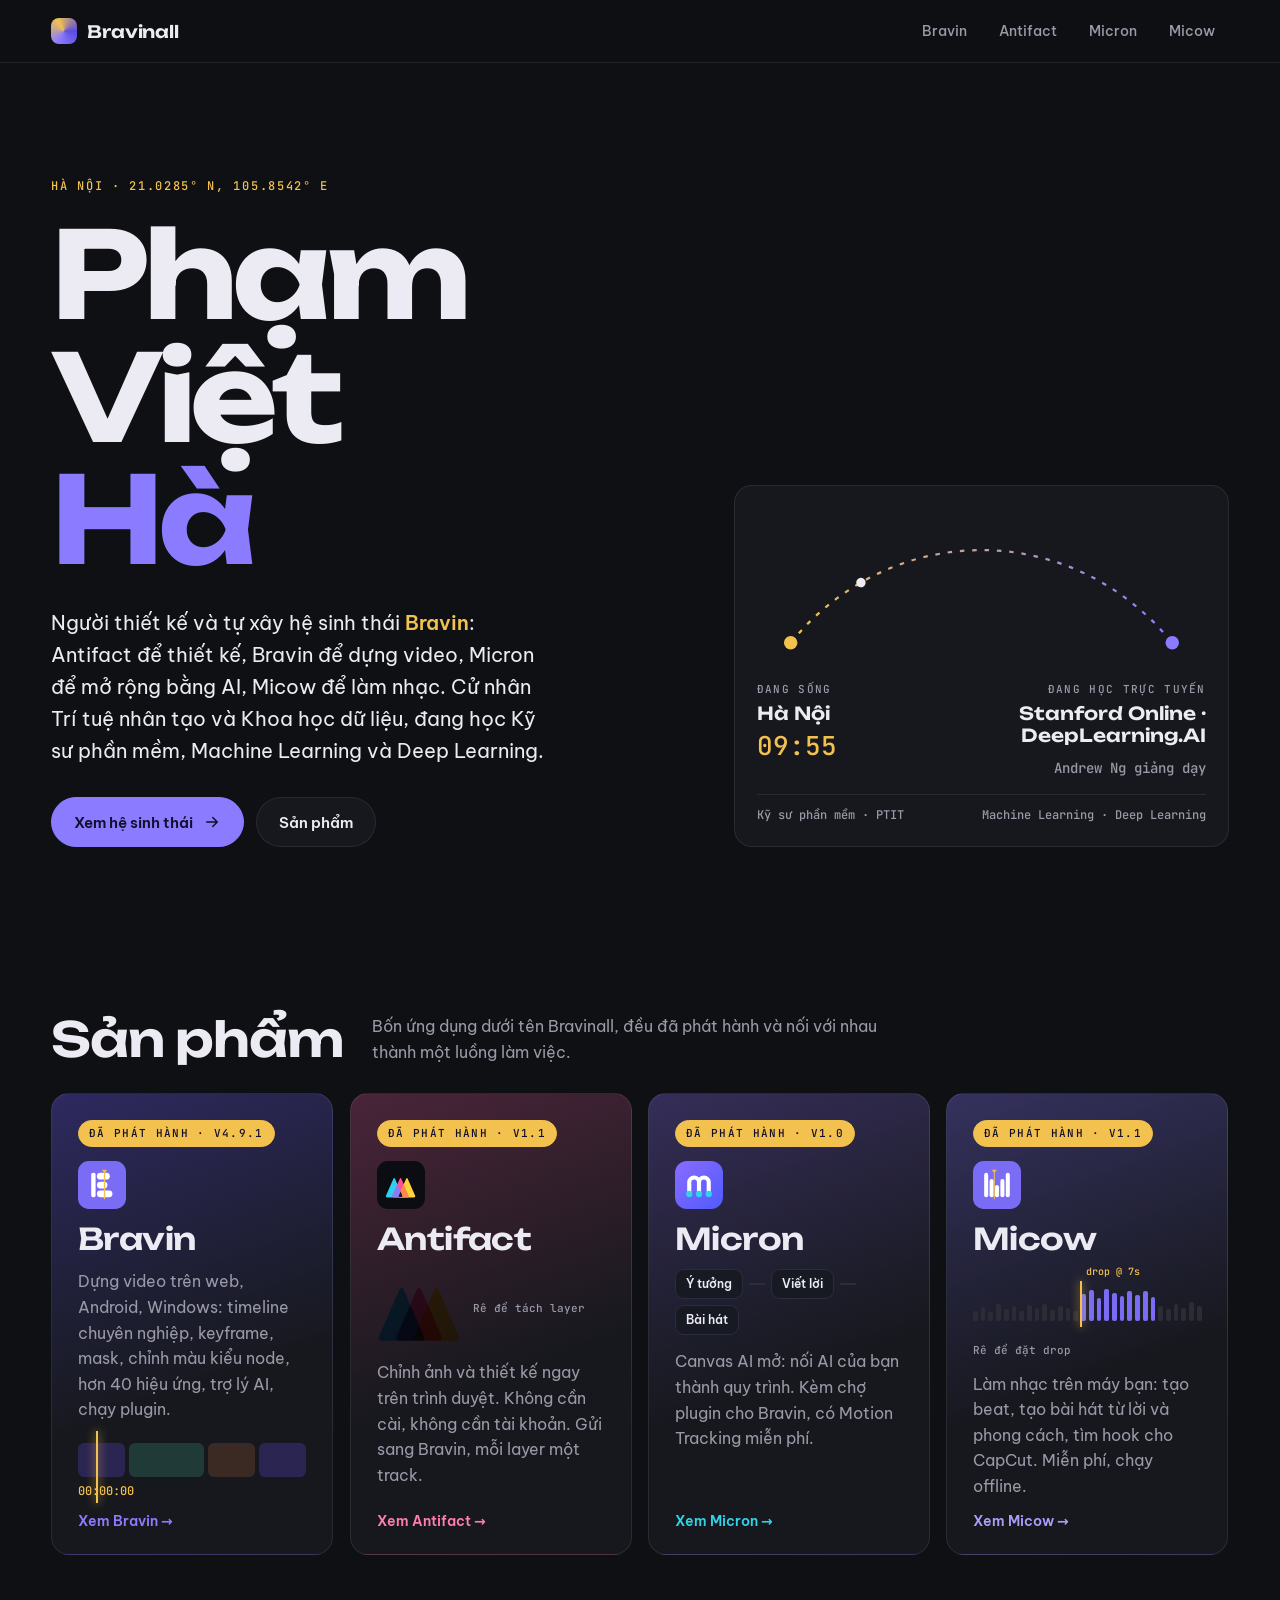
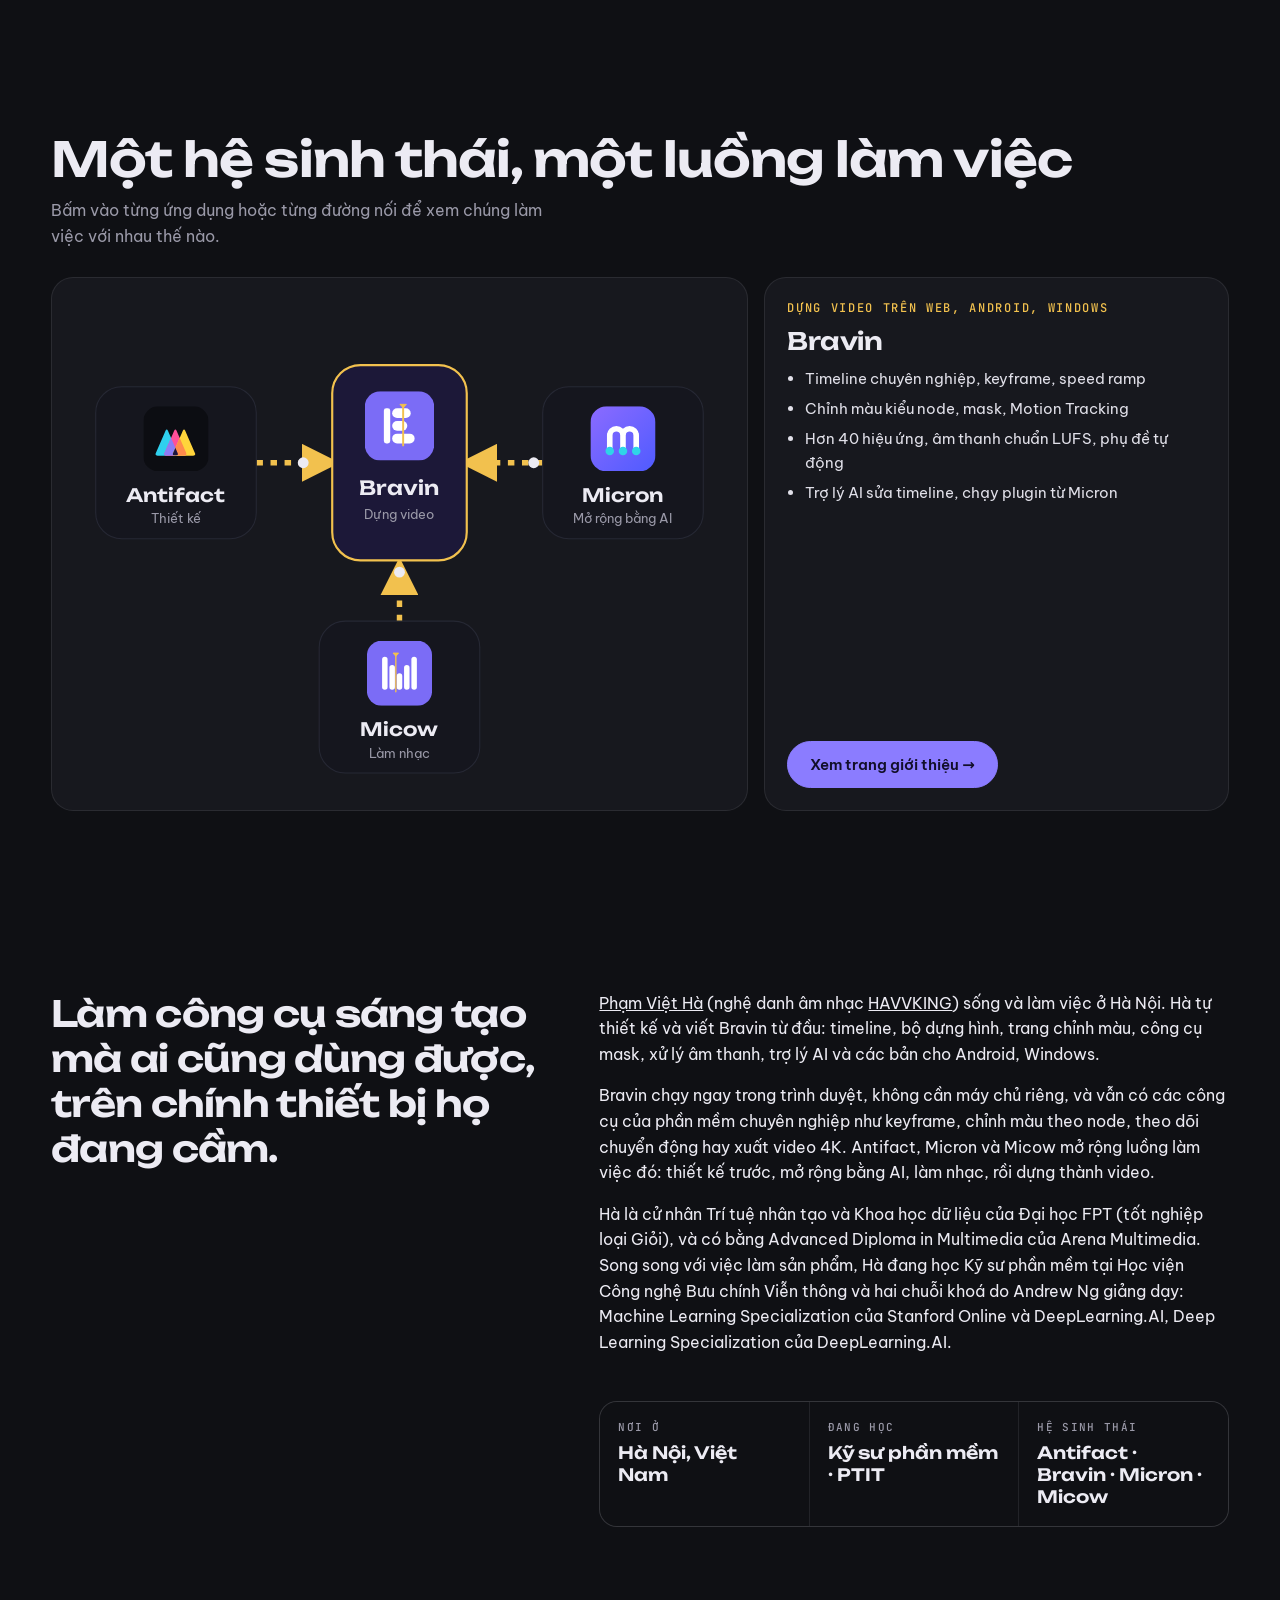
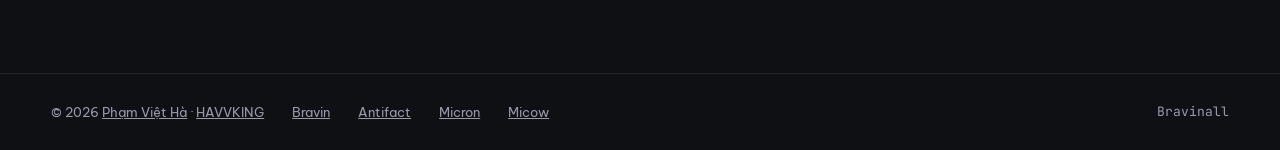
<file: site/index.html>
<!doctype html>
<html lang="vi">
<head>
<meta charset="utf-8">
<meta name="viewport" content="width=device-width,initial-scale=1,viewport-fit=cover">
<title>Bravinall</title>
<meta name="description" content="Bravinall: hệ sinh thái công cụ sáng tạo của Phạm Việt Hà. Antifact để thiết kế, Bravin để dựng video, Micron để mở rộng bằng AI, Micow để làm nhạc.">
<link rel="icon" href="assets/icon-32.png">
<meta property="og:title" content="Bravinall: Antifact, Bravin, Micron, Micow">
<meta property="og:description" content="Hệ sinh thái công cụ sáng tạo: Antifact để thiết kế, Bravin để dựng video, Micron để mở rộng bằng AI, Micow để làm nhạc.">
<link rel="preconnect" href="https://fonts.googleapis.com">
<link rel="preconnect" href="https://fonts.gstatic.com" crossorigin>
<link rel="stylesheet" href="https://fonts.googleapis.com/css2?family=Be+Vietnam+Pro:wght@400;500;600&family=JetBrains+Mono:wght@500&family=Unbounded:wght@500;600;700&display=swap">
<link rel="stylesheet" href="assets/site.css">
<style>
.hero{padding-block:clamp(48px,9vw,120px) clamp(40px,6vw,80px)}
.hero .grid{display:grid;grid-template-columns:minmax(0,1.25fr) minmax(0,1fr);gap:clamp(28px,5vw,72px);align-items:end}
.name{font-size:clamp(46px,9.4vw,138px);font-weight:700;letter-spacing:-.045em;line-height:1.02}
.name span{display:block;color:var(--iris)}
.lede{font-size:clamp(17px,1.6vw,20px);max-width:36ch;margin-top:26px;color:var(--fg)}
.lede b{font-weight:600;color:var(--gold)}
.route{position:relative;background:var(--panel);border:1px solid var(--line);border-radius:var(--r);padding:22px;overflow:hidden}
.route svg{display:block;width:100%;height:auto}
.route .cities{display:grid;grid-template-columns:1fr 1fr;gap:14px;margin-top:6px}
.city .lbl{font:500 11px/1.4 var(--f-mono);letter-spacing:.12em;text-transform:uppercase;color:var(--muted)}
.city .nm{font:600 18px/1.25 var(--f-display);margin-top:4px}
.city .clock{font:500 26px/1.1 var(--f-mono);font-variant-numeric:tabular-nums;color:var(--gold);margin-top:8px}
.city .sub{font:500 14px/1.4 var(--f-mono);color:var(--muted);margin-top:12px}
.city:last-child{text-align:right}
.route .dist{display:flex;justify-content:space-between;gap:12px;border-top:1px solid var(--line);margin-top:16px;padding-top:12px;font:500 12px/1.4 var(--f-mono);color:var(--muted)}

.sec{padding-block:clamp(48px,7vw,96px)}
.sec-head{display:flex;flex-wrap:wrap;align-items:end;gap:12px 28px;margin-bottom:28px}
.sec-head h2{font-size:clamp(28px,4vw,48px)}
.sec-head p{max-width:46ch}

.projects{display:grid;grid-template-columns:repeat(4,minmax(0,1fr));gap:16px}
@media (max-width:1240px){.projects{grid-template-columns:repeat(2,minmax(0,1fr))}}
.proj{position:relative;display:flex;flex-direction:column;gap:14px;min-height:300px;padding:26px;border-radius:var(--r);border:1px solid var(--line);background:var(--panel);text-decoration:none;overflow:hidden;transition:transform .2s,border-color .2s}
.proj:hover{transform:translateY(-3px);border-color:color-mix(in srgb,var(--iris) 45%,transparent)}
.proj h3{font-size:30px}
.proj .st{font:500 11px/1 var(--f-mono);letter-spacing:.12em;text-transform:uppercase;padding:7px 10px;border-radius:999px;border:1px solid var(--line);align-self:flex-start}
.proj .st.live{color:#120f2a;background:var(--gold);border-color:var(--gold)}
.proj .st.soon{color:var(--muted)}
.proj p{color:var(--muted);max-width:40ch}
.proj .go{margin-top:auto;font:600 14px/1 var(--f-body);color:var(--iris)}
.proj.featured{background:linear-gradient(160deg,color-mix(in srgb,var(--iris-deep) 34%,var(--panel)) 0%,var(--panel) 62%)}
.proj.featured .strip{display:flex;gap:4px;height:34px;margin-top:6px}
.proj.featured .strip i{display:block;border-radius:6px;background:var(--clip-a)}
.proj.featured .strip i:nth-child(2){background:var(--clip-b);flex:1.6}
.proj.featured .strip i:nth-child(3){background:var(--clip-c)}
.proj.featured .strip i{flex:1}
.proj .pic{width:48px;height:48px;display:block}
.proj{transform-style:preserve-3d;will-change:transform}
.proj:hover{transform:none}
.mini{position:relative}
.mbr .strip{display:flex;gap:4px;height:34px}
.mbr .strip i{display:block;flex:1;border-radius:6px;background:var(--clip-a)}
.mbr .strip i:nth-child(2){background:var(--clip-b);flex:1.6}.mbr .strip i:nth-child(3){background:var(--clip-c)}
.mbr .mph{position:absolute;top:-6px;bottom:-6px;left:var(--px,8%);width:2px;background:var(--gold);box-shadow:0 0 10px var(--gold);transition:left .08s linear}
.mbr .mtc{display:block;margin-top:8px;font:500 12px/1 var(--f-mono);color:var(--gold)}
.maf{display:flex;align-items:center;gap:12px}
.maf svg{width:84px;height:auto;overflow:visible}
.maf path{mix-blend-mode:multiply;transition:transform .45s cubic-bezier(.2,.8,.2,1)}
.maf span,.mmc+span{font:500 11px/1.3 var(--f-mono);color:var(--muted)}
.proj.af:hover .m1,.proj.af:focus-visible .m1{transform:translate(-12px,4px)}
.proj.af:hover .m3,.proj.af:focus-visible .m3{transform:translate(12px,-4px)}
.proj.af:hover .m2,.proj.af:focus-visible .m2{transform:translateY(-8px)}
.mmc{display:flex;align-items:center;gap:6px;flex-wrap:wrap}
.mmc i{font:600 12px/1 var(--f-body);font-style:normal;padding:8px 10px;border-radius:9px;background:#171923;border:1px solid #2a2d3c;transition:background .3s,border-color .3s}
.mmc b{width:16px;height:2px;background:#2a2d3c;transition:background .3s}
.mmc .on{background:#3b2f86;border-color:#8b6bff}
.mmc b.on{background:#2fd4e8}
@media (prefers-reduced-motion:reduce){.proj{transform:none!important}}

.proj.af{background:linear-gradient(160deg,color-mix(in srgb,#ff4f99 22%,var(--panel)) 0%,var(--panel) 60%)}
.proj.af .go{color:#ff7db3}
.proj.mc{background:linear-gradient(160deg,color-mix(in srgb,#8b6bff 26%,var(--panel)) 0%,var(--panel) 60%)}
.proj.mc .go{color:#2fd4e8}
.proj.mw{background:linear-gradient(160deg,color-mix(in srgb,#7b6cf6 30%,var(--panel)) 0%,var(--panel) 60%)}
.proj.mw .go{color:#a99ff9}
.mmw{position:relative;display:flex;align-items:flex-end;gap:3px;height:34px;margin-top:14px}
.mmw i{flex:1;border-radius:2px;background:#2b2c36}
.mmw i.hk{background:#7b6cf6}
.mmw .drp{position:absolute;top:-6px;bottom:-6px;left:46.7%;width:2px;background:var(--gold);box-shadow:0 0 10px var(--gold)}
.mmw{margin-top:18px}
.mmw i{transition:background .25s}
.mmw .drp{transition:left .08s linear}
.mmw .drp b{position:absolute;top:-14px;left:6px;white-space:nowrap;font:500 10px/1 var(--f-mono);color:var(--gold)}
.mmw+span{display:block;margin-top:8px;font:500 11px/1.3 var(--f-mono);color:var(--muted)}
.eco{display:grid;grid-template-columns:minmax(0,1.5fr) minmax(0,1fr);gap:16px;align-items:stretch}
.eco-map svg{display:block;width:100%;height:auto}
.enode{cursor:pointer;outline:none}
.enode rect{transition:stroke .2s,filter .2s}
.enode:hover rect,.enode:focus-visible rect,.enode.on rect{stroke:#f2c14e;stroke-width:2}
.link{stroke-dasharray:6 7;animation:dash 1s linear infinite;opacity:.55;transition:opacity .2s}
.link.on{opacity:1;stroke-width:5}
.hit path{cursor:pointer}
@keyframes dash{to{stroke-dashoffset:-26}}
.eco-info{display:flex;flex-direction:column;gap:12px}
.eco-info h3{font-size:24px}
.eco-info ul{margin:0;padding-left:18px;display:grid;gap:6px;color:color-mix(in srgb,var(--fg) 86%,var(--muted));font-size:15px}
.eco-info .act{display:flex;flex-wrap:wrap;gap:10px;margin-top:auto}
.proj.dim{background:repeating-linear-gradient(135deg,var(--panel) 0 14px,color-mix(in srgb,var(--panel) 86%,var(--fg)) 14px 15px)}

.about{display:grid;grid-template-columns:minmax(0,1fr) minmax(0,1.3fr);gap:clamp(24px,5vw,72px)}
.about .big{font:600 clamp(24px,3vw,36px)/1.25 var(--f-display);letter-spacing:-.02em}
.about .txt{display:flex;flex-direction:column;gap:16px;max-width:62ch;color:var(--fg)}
.facts{display:grid;grid-template-columns:repeat(3,minmax(0,1fr));gap:1px;background:var(--line);border:1px solid var(--line);border-radius:var(--r);overflow:hidden;margin-top:30px}
.facts div{background:var(--ink);padding:18px}
.facts dt{font:500 11px/1.4 var(--f-mono);letter-spacing:.12em;text-transform:uppercase;color:var(--muted)}
.facts dd{margin:6px 0 0;font:600 17px/1.3 var(--f-display)}

@media (max-width:900px){
  .hero .grid,.about{grid-template-columns:1fr}
  .projects{grid-template-columns:1fr}
  .eco{grid-template-columns:1fr}
  .proj{min-height:0}
  .facts{grid-template-columns:1fr}
}
@media (prefers-reduced-motion:reduce){.route .dot{display:none}.link{animation:none}}
</style>
</head>
<body>
<header class="bar">
  <div class="wrap">
    <a class="logo" href="index.html" aria-current="page"><i aria-hidden="true"></i>Bravinall</a>
    <nav class="nav" aria-label="Sản phẩm">
      <a href="bravin.html">Bravin</a>
      <a href="antifact.html">Antifact</a>
      <a href="micron.html">Micron</a>
      <a href="micow.html">Micow</a>
      
    </nav>
  </div>
</header>

<main>
  <section class="hero wrap">
    <div class="grid">
      <div>
        <p class="eyebrow">Hà Nội · 21.0285° N, 105.8542° E</p>
        <h1 class="name" style="margin-top:18px">Phạm<br>Việt <span>Hà</span></h1>
        <p class="lede">Người thiết kế và tự xây hệ sinh thái <b>Bravin</b>: Antifact để thiết kế, Bravin để dựng video, Micron để mở rộng bằng AI, Micow để làm nhạc. Cử nhân Trí tuệ nhân tạo và Khoa học dữ liệu, đang học Kỹ sư phần mềm, Machine Learning và Deep Learning.</p>
        <div style="display:flex;flex-wrap:wrap;gap:12px;margin-top:30px">
          <a class="btn primary" href="#he-sinh-thai">Xem hệ sinh thái
            <svg viewBox="0 0 24 24" fill="none" stroke="currentColor" stroke-width="2" stroke-linecap="round"><path d="M5 12h14M13 6l6 6-6 6"/></svg></a>
          <a class="btn" href="#du-an">Sản phẩm</a>
        </div>
      </div>
      <aside class="route rise" aria-label="Học ở Hà Nội và học trực tuyến">
        <svg viewBox="0 0 400 150" role="img" aria-label="Từ Hà Nội tới khoá học trực tuyến của Stanford Online và DeepLearning.AI">
          <defs><linearGradient id="arc" x1="0" x2="1"><stop offset="0" stop-color="#f2c14e"/><stop offset="1" stop-color="#8b7cff"/></linearGradient></defs>
          <path id="routePath" d="M30 120 C 120 10, 280 10, 370 120" fill="none" stroke="url(#arc)" stroke-width="2" stroke-dasharray="4 7"/>
          <circle cx="30" cy="120" r="6" fill="#f2c14e"/><circle cx="370" cy="120" r="6" fill="#8b7cff"/>
          <circle class="dot" r="4.2" fill="#ecebf3"><animateMotion dur="7s" repeatCount="indefinite" rotate="auto"><mpath href="#routePath"/></animateMotion></circle>
        </svg>
        <div class="cities">
          <div class="city"><div class="lbl">Đang sống</div><div class="nm">Hà Nội</div><div class="clock" id="clkHN">--:--</div></div>
          <div class="city"><div class="lbl">Đang học trực tuyến</div><div class="nm">Stanford Online · DeepLearning.AI</div><div class="sub">Andrew Ng giảng dạy</div></div>
        </div>
        <div class="dist"><span>Kỹ sư phần mềm · PTIT</span><span>Machine Learning · Deep Learning</span></div>
      </aside>
    </div>
  </section>

  <section class="sec wrap" id="du-an">
    <div class="sec-head">
      <h2>Sản phẩm</h2>
      <p class="muted">Bốn ứng dụng dưới tên Bravinall, đều đã phát hành và nối với nhau thành một luồng làm việc.</p>
    </div>
    <div class="projects">
      <a class="proj featured rise" href="bravin.html">
        <span class="st live">Đã phát hành · v4.9.1</span>
        <img class="pic" src="assets/brand/bravin.svg" alt="">
        <h3>Bravin</h3>
        <p>Dựng video trên web, Android, Windows: timeline chuyên nghiệp, keyframe, mask, chỉnh màu kiểu node, hơn 40 hiệu ứng, trợ lý AI, chạy plugin.</p>
        <div class="mini mbr" aria-hidden="true"><div class="strip"><i></i><i></i><i></i><i></i></div><span class="mph"></span><span class="mtc">00:00:00</span></div>
        <span class="go">Xem Bravin →</span>
      </a>
      <a class="proj af rise" href="antifact.html">
        <span class="st live">Đã phát hành · v1.1</span>
        <img class="pic" src="assets/brand/antifact.svg" alt="">
        <h3>Antifact</h3>
        <div class="mini maf" aria-hidden="true"><svg viewBox="0 4 96 88"><path class="m1" d="M7 86Q0 86 2.8 79.6L25.2 28.4Q28 22 30.8 28.4L53.2 79.6Q56 86 49 86Z" fill="#2fd0ee"/><path class="m2" d="M27 86Q20 86 22.8 79.6L45.2 28.4Q48 22 50.8 28.4L73.2 79.6Q76 86 69 86Z" fill="#ff4f99"/><path class="m3" d="M47 86Q40 86 42.8 79.6L65.2 28.4Q68 22 70.8 28.4L93.2 79.6Q96 86 89 86Z" fill="#ffd43b"/></svg><span>Rê để tách layer</span></div>
        <p>Chỉnh ảnh và thiết kế ngay trên trình duyệt. Không cần cài, không cần tài khoản. Gửi sang Bravin, mỗi layer một track.</p>
        <span class="go">Xem Antifact →</span>
      </a>
      <a class="proj mc rise" href="micron.html">
        <span class="st live">Đã phát hành · v1.0</span>
        <img class="pic" src="assets/brand/micron.svg" alt="">
        <h3>Micron</h3>
        <div class="mini mmc" aria-hidden="true"><i>Ý tưởng</i><b></b><i>Viết lời</i><b></b><i>Bài hát</i></div>
        <p>Canvas AI mở: nối AI của bạn thành quy trình. Kèm chợ plugin cho Bravin, có Motion Tracking miễn phí.</p>
        <span class="go">Xem Micron →</span>
      </a>
      <a class="proj mw rise" href="micow.html">
        <span class="st live">Đã phát hành · v1.1</span>
        <img class="pic" src="assets/brand/micow.svg" alt="">
        <h3>Micow</h3>
        <div class="mini mmw" aria-hidden="true"><i style="height:30%"></i><i style="height:42%"></i><i style="height:28%"></i><i style="height:50%"></i><i style="height:36%"></i><i style="height:44%"></i><i style="height:30%"></i><i style="height:48%"></i><i style="height:38%"></i><i style="height:52%"></i><i style="height:34%"></i><i style="height:46%"></i><i style="height:40%"></i><i style="height:30%"></i><i class="hk" style="height:80%"></i><i class="hk" style="height:92%"></i><i class="hk" style="height:70%"></i><i class="hk" style="height:96%"></i><i class="hk" style="height:84%"></i><i class="hk" style="height:74%"></i><i class="hk" style="height:90%"></i><i class="hk" style="height:78%"></i><i class="hk" style="height:88%"></i><i class="hk" style="height:72%"></i><i style="height:44%"></i><i style="height:36%"></i><i style="height:52%"></i><i style="height:40%"></i><i style="height:58%"></i><i style="height:46%"></i><span class="drp"><b>drop @ 7s</b></span></div><span aria-hidden="true">Rê để đặt drop</span>
        <p>Làm nhạc trên máy bạn: tạo beat, tạo bài hát từ lời và phong cách, tìm hook cho CapCut. Miễn phí, chạy offline.</p>
        <span class="go">Xem Micow →</span>
      </a>
    </div>
  </section>

  <section class="sec wrap" id="he-sinh-thai">
    <div class="sec-head">
      <h2>Một hệ sinh thái, một luồng làm việc</h2>
      <p class="muted">Bấm vào từng ứng dụng hoặc từng đường nối để xem chúng làm việc với nhau thế nào.</p>
    </div>
    <div class="eco">
      <div class="eco-map stage">
        <svg viewBox="0 0 600 450" role="img" aria-label="Sơ đồ: Antifact gửi thiết kế sang Bravin, Micron gửi kết quả AI và plugin sang Bravin, Micow gửi nhạc và lời sang Bravin">
          <defs><marker id="ah" viewBox="0 0 10 10" refX="8" refY="5" markerWidth="7" markerHeight="7" orient="auto"><path d="M0 0L10 5L0 10z" fill="#f2c14e"/></marker></defs>
          <g fill="none" stroke-width="3">
            <path class="link" data-k="af-br" d="M168 150 C 220 150, 220 150, 238 150" stroke="#f2c14e" marker-end="url(#ah)"/>
            <path class="link" data-k="mc-br" d="M432 150 C 380 150, 380 150, 362 150" stroke="#f2c14e" marker-end="url(#ah)"/>
            <path class="link" data-k="mw-br" d="M300 296 L300 244" stroke="#f2c14e" marker-end="url(#ah)"/>
          </g>
          <g class="hit" fill="transparent"><path data-k="af-br" d="M168 136H238V164H168z"/><path data-k="mc-br" d="M362 136H432V164H362z"/><path data-k="mw-br" d="M286 240H314V296H286z"/></g>
          <g class="enode" data-k="af" tabindex="0" role="button" aria-label="Antifact"><rect x="20" y="80" width="148" height="140" rx="24" fill="#15161e" stroke="#262834"/><image href="assets/brand/antifact.svg" x="64" y="98" width="60" height="60"/><text x="94" y="186" text-anchor="middle" fill="#ecebf3" font-family="Unbounded,sans-serif" font-size="17" font-weight="600">Antifact</text><text x="94" y="206" text-anchor="middle" fill="#9a99a8" font-family="Be Vietnam Pro,sans-serif" font-size="12">Thiết kế</text></g>
          <g class="enode" data-k="br" tabindex="0" role="button" aria-label="Bravin"><rect x="238" y="60" width="124" height="180" rx="26" fill="#1c1838" stroke="#8b7cff"/><image href="assets/brand/bravin.svg" x="268" y="84" width="64" height="64"/><text x="300" y="180" text-anchor="middle" fill="#ecebf3" font-family="Unbounded,sans-serif" font-size="18" font-weight="600">Bravin</text><text x="300" y="202" text-anchor="middle" fill="#9a99a8" font-family="Be Vietnam Pro,sans-serif" font-size="12">Dựng video</text></g>
          <g class="enode" data-k="mc" tabindex="0" role="button" aria-label="Micron"><rect x="432" y="80" width="148" height="140" rx="24" fill="#15161e" stroke="#262834"/><image href="assets/brand/micron.svg" x="476" y="98" width="60" height="60"/><text x="506" y="186" text-anchor="middle" fill="#ecebf3" font-family="Unbounded,sans-serif" font-size="17" font-weight="600">Micron</text><text x="506" y="206" text-anchor="middle" fill="#9a99a8" font-family="Be Vietnam Pro,sans-serif" font-size="12">Mở rộng bằng AI</text></g>
          <g class="enode" data-k="mw" tabindex="0" role="button" aria-label="Micow"><rect x="226" y="296" width="148" height="140" rx="24" fill="#15161e" stroke="#262834"/><image href="assets/brand/micow.svg" x="270" y="314" width="60" height="60"/><text x="300" y="402" text-anchor="middle" fill="#ecebf3" font-family="Unbounded,sans-serif" font-size="17" font-weight="600">Micow</text><text x="300" y="422" text-anchor="middle" fill="#9a99a8" font-family="Be Vietnam Pro,sans-serif" font-size="12">Làm nhạc</text></g>
          <circle r="5" fill="#ecebf3"><animateMotion dur="2.4s" repeatCount="indefinite" path="M168 150 L238 150"/></circle>
          <circle r="5" fill="#ecebf3"><animateMotion dur="2.4s" begin="-1.2s" repeatCount="indefinite" path="M432 150 L362 150"/></circle>
          <circle r="5" fill="#ecebf3"><animateMotion dur="2.4s" begin="-.6s" repeatCount="indefinite" path="M300 296 L300 244"/></circle>
        </svg>
      </div>
      <div class="eco-info stage" id="ecoInfo" aria-live="polite"></div>
    </div>
  </section>

  <section class="sec wrap" id="gioi-thieu">
    <div class="about">
      <p class="big rise">Làm công cụ sáng tạo mà ai cũng dùng được, trên chính thiết bị họ đang cầm.</p>
      <div class="txt">
        <p><a href="https://portfolio.vtvcab17.workers.dev/pham-viet-ha/" rel="author">Phạm Việt Hà</a> (nghệ danh âm nhạc <a href="https://portfolio.vtvcab17.workers.dev/havvking/">HAVVKING</a>) sống và làm việc ở Hà Nội. Hà tự thiết kế và viết Bravin từ đầu: timeline, bộ dựng hình, trang chỉnh màu, công cụ mask, xử lý âm thanh, trợ lý AI và các bản cho Android, Windows.</p>
        <p>Bravin chạy ngay trong trình duyệt, không cần máy chủ riêng, và vẫn có các công cụ của phần mềm chuyên nghiệp như keyframe, chỉnh màu theo node, theo dõi chuyển động hay xuất video 4K. Antifact, Micron và Micow mở rộng luồng làm việc đó: thiết kế trước, mở rộng bằng AI, làm nhạc, rồi dựng thành video.</p>
        <p>Hà là cử nhân Trí tuệ nhân tạo và Khoa học dữ liệu của Đại học FPT (tốt nghiệp loại Giỏi), và có bằng Advanced Diploma in Multimedia của Arena Multimedia. Song song với việc làm sản phẩm, Hà đang học Kỹ sư phần mềm tại Học viện Công nghệ Bưu chính Viễn thông và hai chuỗi khoá do Andrew Ng giảng dạy: Machine Learning Specialization của Stanford Online và DeepLearning.AI, Deep Learning Specialization của DeepLearning.AI.</p>
        <dl class="facts">
          <div><dt>Nơi ở</dt><dd>Hà Nội, Việt Nam</dd></div>
          <div><dt>Đang học</dt><dd>Kỹ sư phần mềm · PTIT</dd></div>
          <div><dt>Hệ sinh thái</dt><dd>Antifact · Bravin · Micron · Micow</dd></div>
        </dl>
      </div>
    </div>
  </section>
</main>

<footer class="foot">
  <div class="wrap">
    <span>© 2026 <a href="https://portfolio.vtvcab17.workers.dev/pham-viet-ha/" rel="author">Phạm Việt Hà</a> · <a href="https://portfolio.vtvcab17.workers.dev/havvking/">HAVVKING</a></span>
    <a href="bravin.html">Bravin</a><a href="antifact.html">Antifact</a><a href="micron.html">Micron</a><a href="micow.html">Micow</a>
    <span class="tc">Bravinall</span>
  </div>
</footer>
<script src="assets/site.js"></script>
<script>
(function () {
  const f = tz => new Intl.DateTimeFormat("vi-VN", { hour: "2-digit", minute: "2-digit", hour12: false, timeZone: tz });
  const hn = f("Asia/Ho_Chi_Minh");
  function tick() {
    document.getElementById("clkHN").textContent = hn.format(new Date());
  }
  tick(); setInterval(tick, 15000);
})();
</script>
<script>
(function () {
  const D = {
    af: ["Antifact", "Thiết kế ngay trên trình duyệt", ["Không cần cài, không cần tài khoản, dữ liệu ở máy bạn", "Layer, 16 công cụ, xoá vật thể, chữ tiếng Việt", "Trợ lý AI tự chọn: Claude, OpenAI, Ollama", "Xuất PNG, JPG, WebP hoặc gửi sang Bravin"], "antifact.html", "https://antiface.vtvcab17.workers.dev/"],
    br: ["Bravin", "Dựng video trên web, Android, Windows", ["Timeline chuyên nghiệp, keyframe, speed ramp", "Chỉnh màu kiểu node, mask, Motion Tracking", "Hơn 40 hiệu ứng, âm thanh chuẩn LUFS, phụ đề tự động", "Trợ lý AI sửa timeline, chạy plugin từ Micron"], "bravin.html", "https://bravin.vtvcab17.workers.dev/"],
    mc: ["Micron", "Canvas AI và chợ tiện ích", ["Nối các ô AI thành quy trình, Chạy tất cả", "Mang AI của bạn: API key hoặc AI chạy trên máy", "Chợ plugin cho Bravin: Motion Tracking, Micron AI…", "Web, Windows, macOS, Android, iPad"], "micron.html", "https://micron.vtvcab17.workers.dev/"],
    "af-br": ["Antifact → Bravin", "Thiết kế tĩnh thành video", ["Nút Gửi sang Bravin trong Antifact", "Mỗi layer thành một track, đúng vị trí và thứ tự", "Giữ keyframe, chuyển cảnh, camera 2D và parallax", "Bravin hiện báo cáo nhập để kiểm tra"], "bravin.html#he-sinh-thai", null],
    "mc-br": ["Micron → Bravin", "AI và plugin cho trình dựng", ["Extension: 🎬 Gửi sang Bravin dưới mỗi kết quả", "Plugin Micron AI viết chữ, tạo ảnh, giọng đọc trên timeline", "Plugin Motion Tracking miễn phí", "Cài từ chợ Extensions & Plugins"], "micron.html", null],
    mw: ["Micow", "Làm nhạc trên máy bạn", ["Tạo bài hát từ lời và phong cách, giai điệu theo thanh điệu tiếng Việt", "Tạo beat 12 thể loại, có Drill, Vinahouse, Bolero", "Nhạc CapCut: tìm hook, peak, drop đúng giây", "Miễn phí (MIT), chạy offline, không giới hạn lượt tải"], "micow.html", "https://micow.vtvcab17.workers.dev"],
    "mw-br": ["Micow → Bravin", "Nhạc và lời thành video", ["Xuất lời dạng .lrc cho Bravin", "Xuất dự án .bravin.json, khung 9:16", "Xuất mốc nhịp CSV", "Mở trong Bravin để dựng video"], "micow.html", null]
  };
  const info = document.getElementById("ecoInfo");
  function pick(k) {
    const [t, sub, li, page, app] = D[k];
    info.innerHTML = '<p class="eyebrow">' + sub + "</p><h3>" + t + "</h3><ul>" + li.map(x => "<li>" + x + "</li>").join("") + '</ul><div class="act"><a class="btn primary" href="' + page + '">Xem trang giới thiệu →</a>' + "" + "</div>";
    document.querySelectorAll(".enode").forEach(n => n.classList.toggle("on", n.dataset.k === k));
    document.querySelectorAll(".link").forEach(l => l.classList.toggle("on", l.dataset.k === k || (k === "br")));
  }
  document.querySelectorAll(".enode,.hit path").forEach(n => { n.addEventListener("click", () => pick(n.dataset.k)); n.addEventListener("keydown", e => { if (e.key === "Enter" || e.key === " ") { e.preventDefault(); pick(n.dataset.k); } }); });
  pick("br");
})();
</script>
<script>
(function () {
  const reduce = matchMedia("(prefers-reduced-motion: reduce)").matches;
  document.querySelectorAll(".proj").forEach(c => {
    c.addEventListener("pointermove", e => {
      const r = c.getBoundingClientRect(), x = (e.clientX - r.left) / r.width, y = (e.clientY - r.top) / r.height;
      if (!reduce) c.style.transform = "perspective(900px) rotateY(" + ((x - .5) * 8) + "deg) rotateX(" + ((.5 - y) * 8) + "deg) translateY(-3px)";
      const m = c.querySelector(".mbr");
      const w = c.querySelector(".mmw");
      if (w) { const p = Math.max(.05, Math.min(.95, x)), bs = [...w.querySelectorAll("i")], k = Math.round(p * bs.length); w.querySelector(".drp").style.left = (p * 100) + "%"; bs.forEach((b, i) => b.classList.toggle("hk", i >= k && i < k + 10)); w.querySelector(".drp b").textContent = "drop @ " + Math.round(p * 15) + "s"; }
      if (m) { const p = Math.max(0, Math.min(1, x)); m.style.setProperty("--px", (p * 100) + "%"); const s = Math.round(p * 92); m.querySelector(".mtc").textContent = "00:00:" + String(s).padStart(2, "0") + " · rê để tua"; }
    });
    c.addEventListener("pointerleave", () => { c.style.transform = ""; });
    const w = c.querySelector(".mmw");
    if (w) c.addEventListener("pointerleave", () => { const bs = [...w.querySelectorAll("i")]; w.querySelector(".drp").style.left = ""; bs.forEach((b, i) => b.classList.toggle("hk", i >= 14 && i < 24)); w.querySelector(".drp b").textContent = "drop @ 7s"; });
  });
  const mc = document.querySelector(".mmc"), card = mc && mc.closest(".proj");
  if (mc) {
    let t = [];
    const run = () => { t.forEach(clearTimeout); t = []; const k = [...mc.children]; k.forEach(x => x.classList.remove("on")); k.forEach((x, i) => t.push(setTimeout(() => x.classList.add("on"), i * 260))); };
    card.addEventListener("pointerenter", run); card.addEventListener("focus", run);
    card.addEventListener("pointerleave", () => { t.forEach(clearTimeout); [...mc.children].forEach(x => x.classList.remove("on")); });
  }
})();
</script>
</body>
</html>
</file>
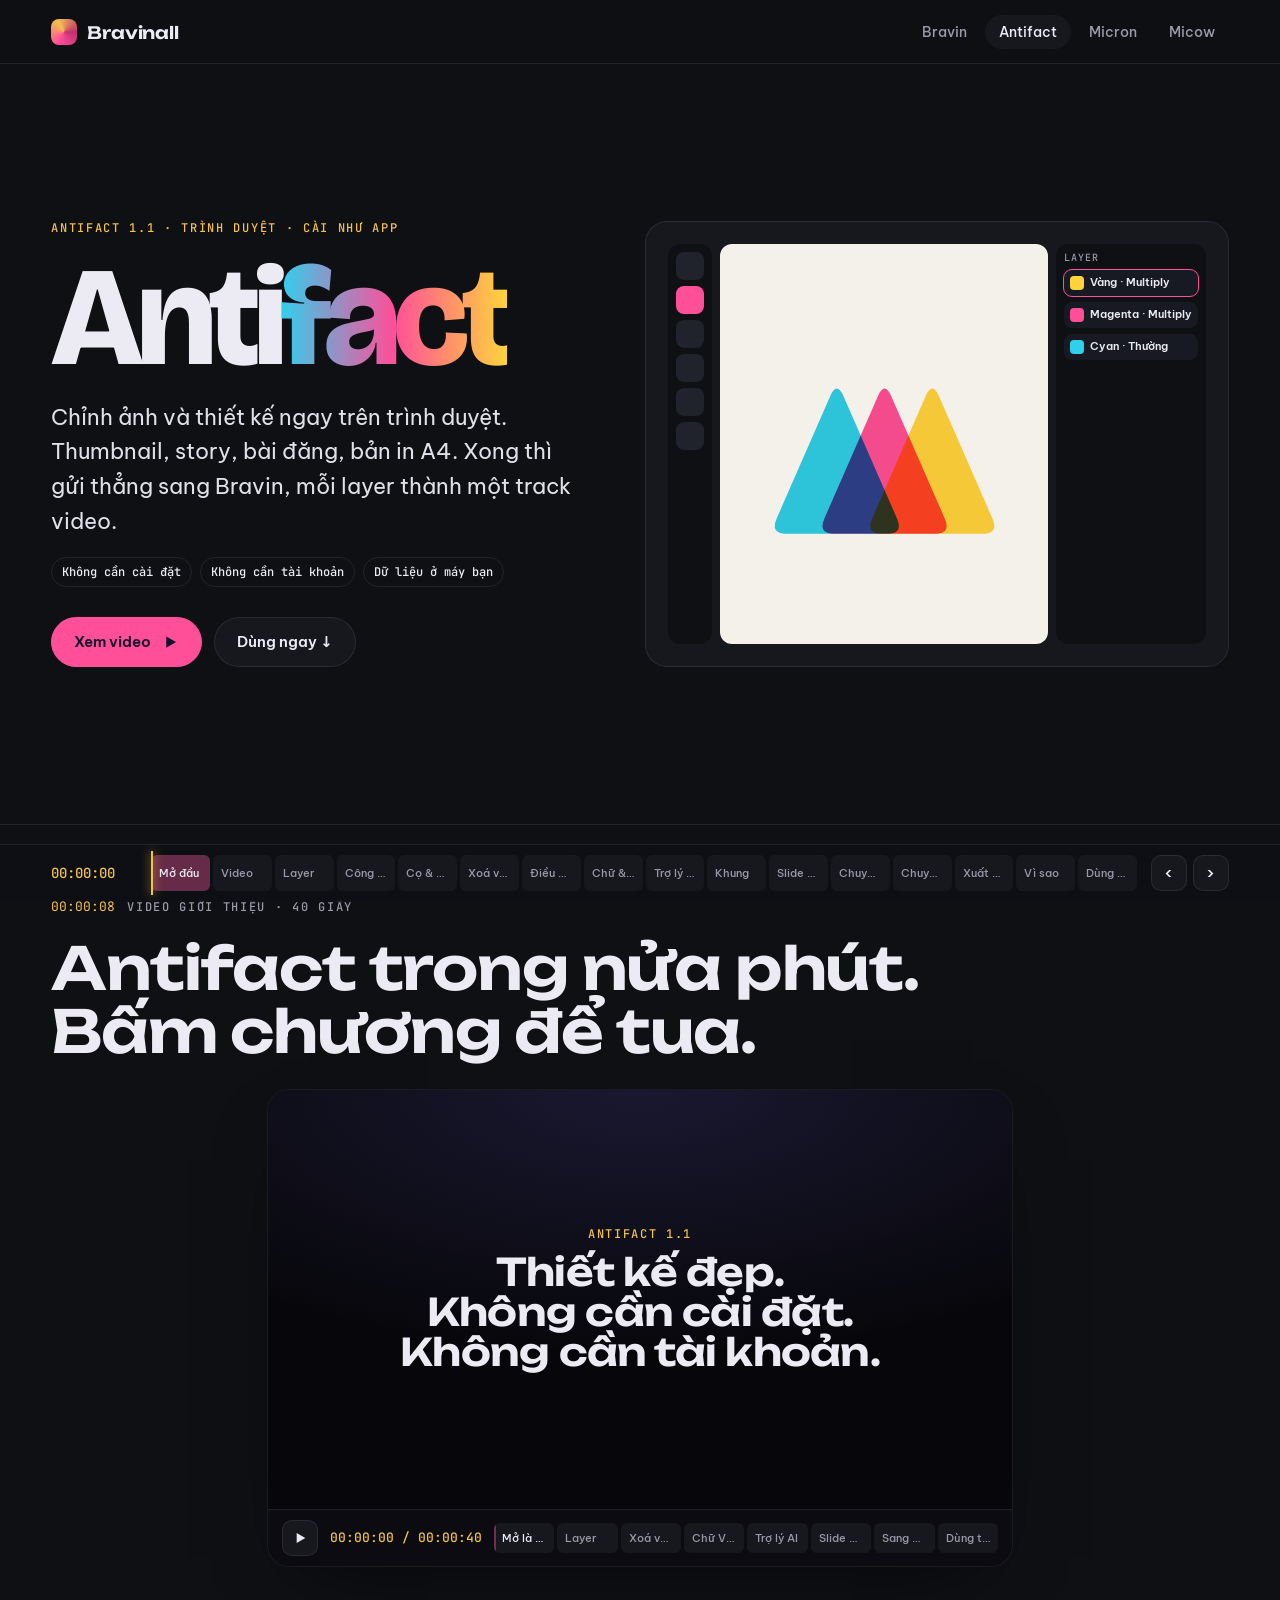
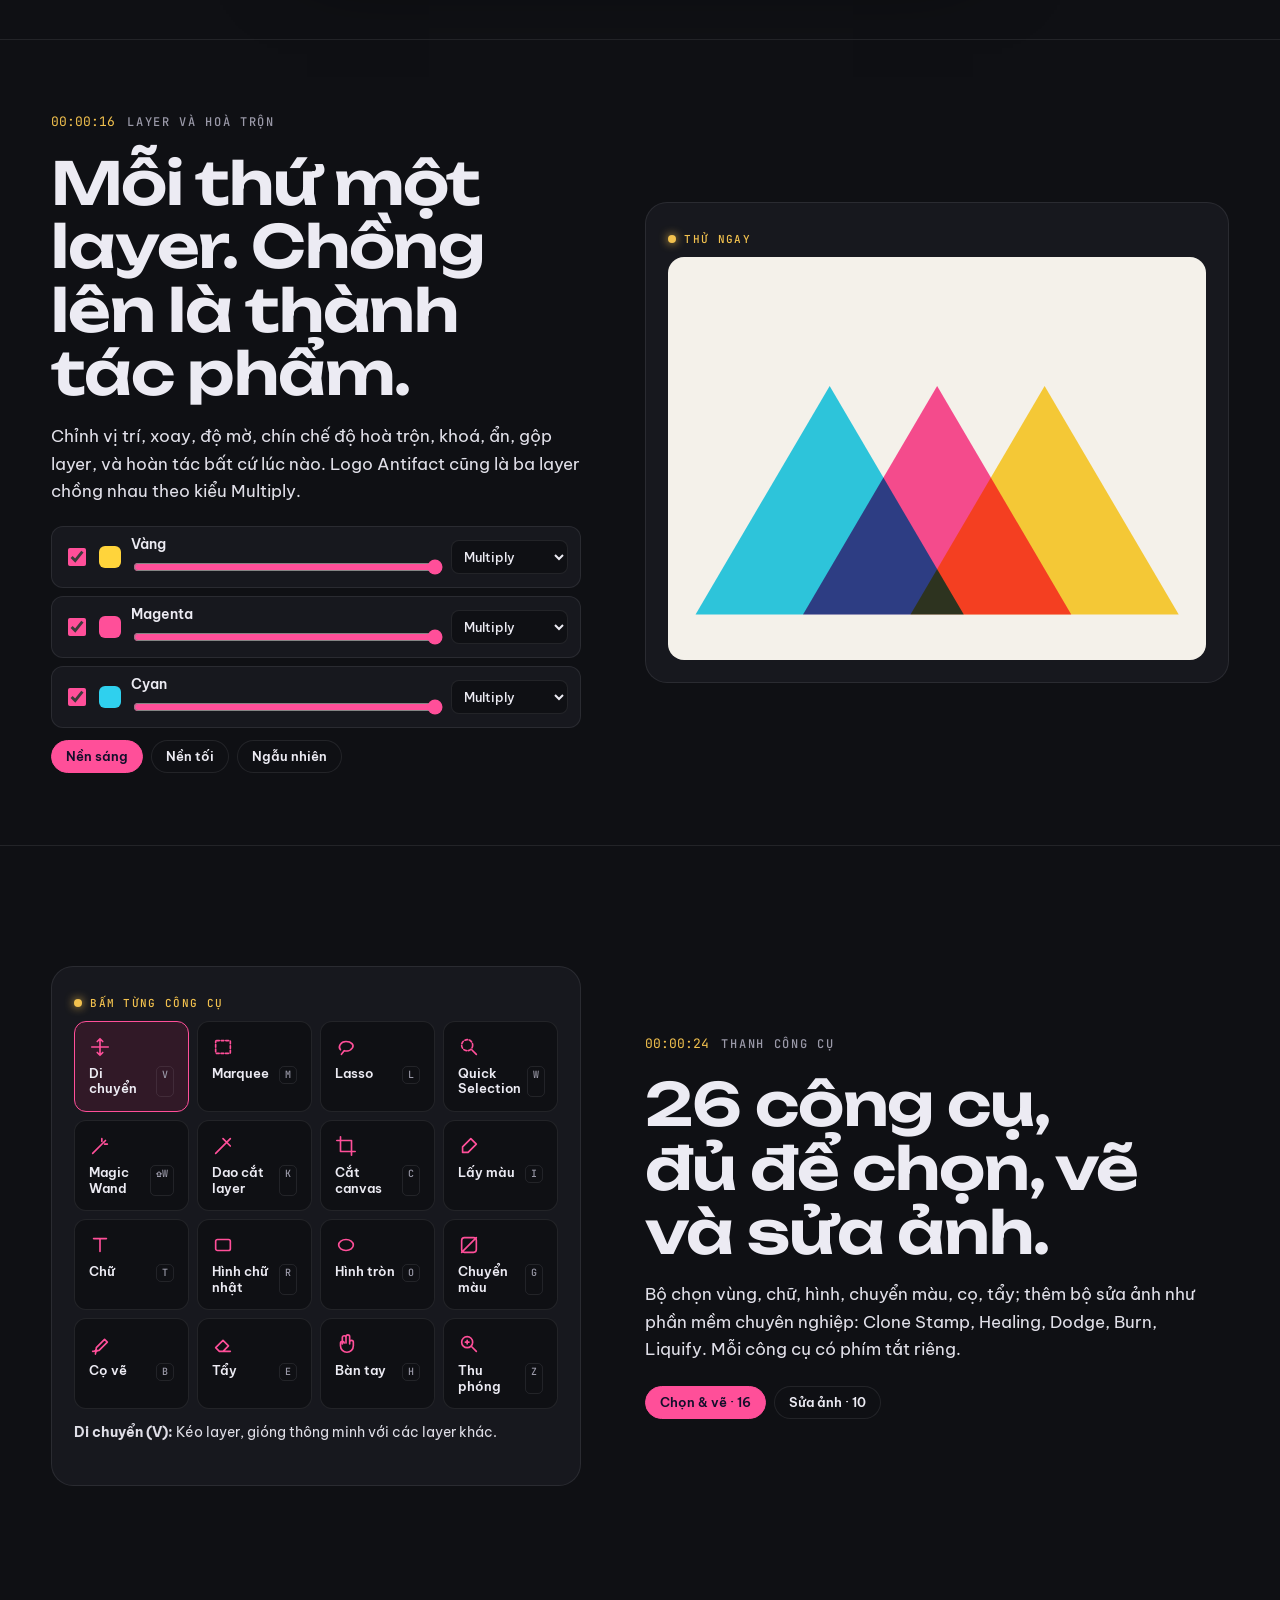
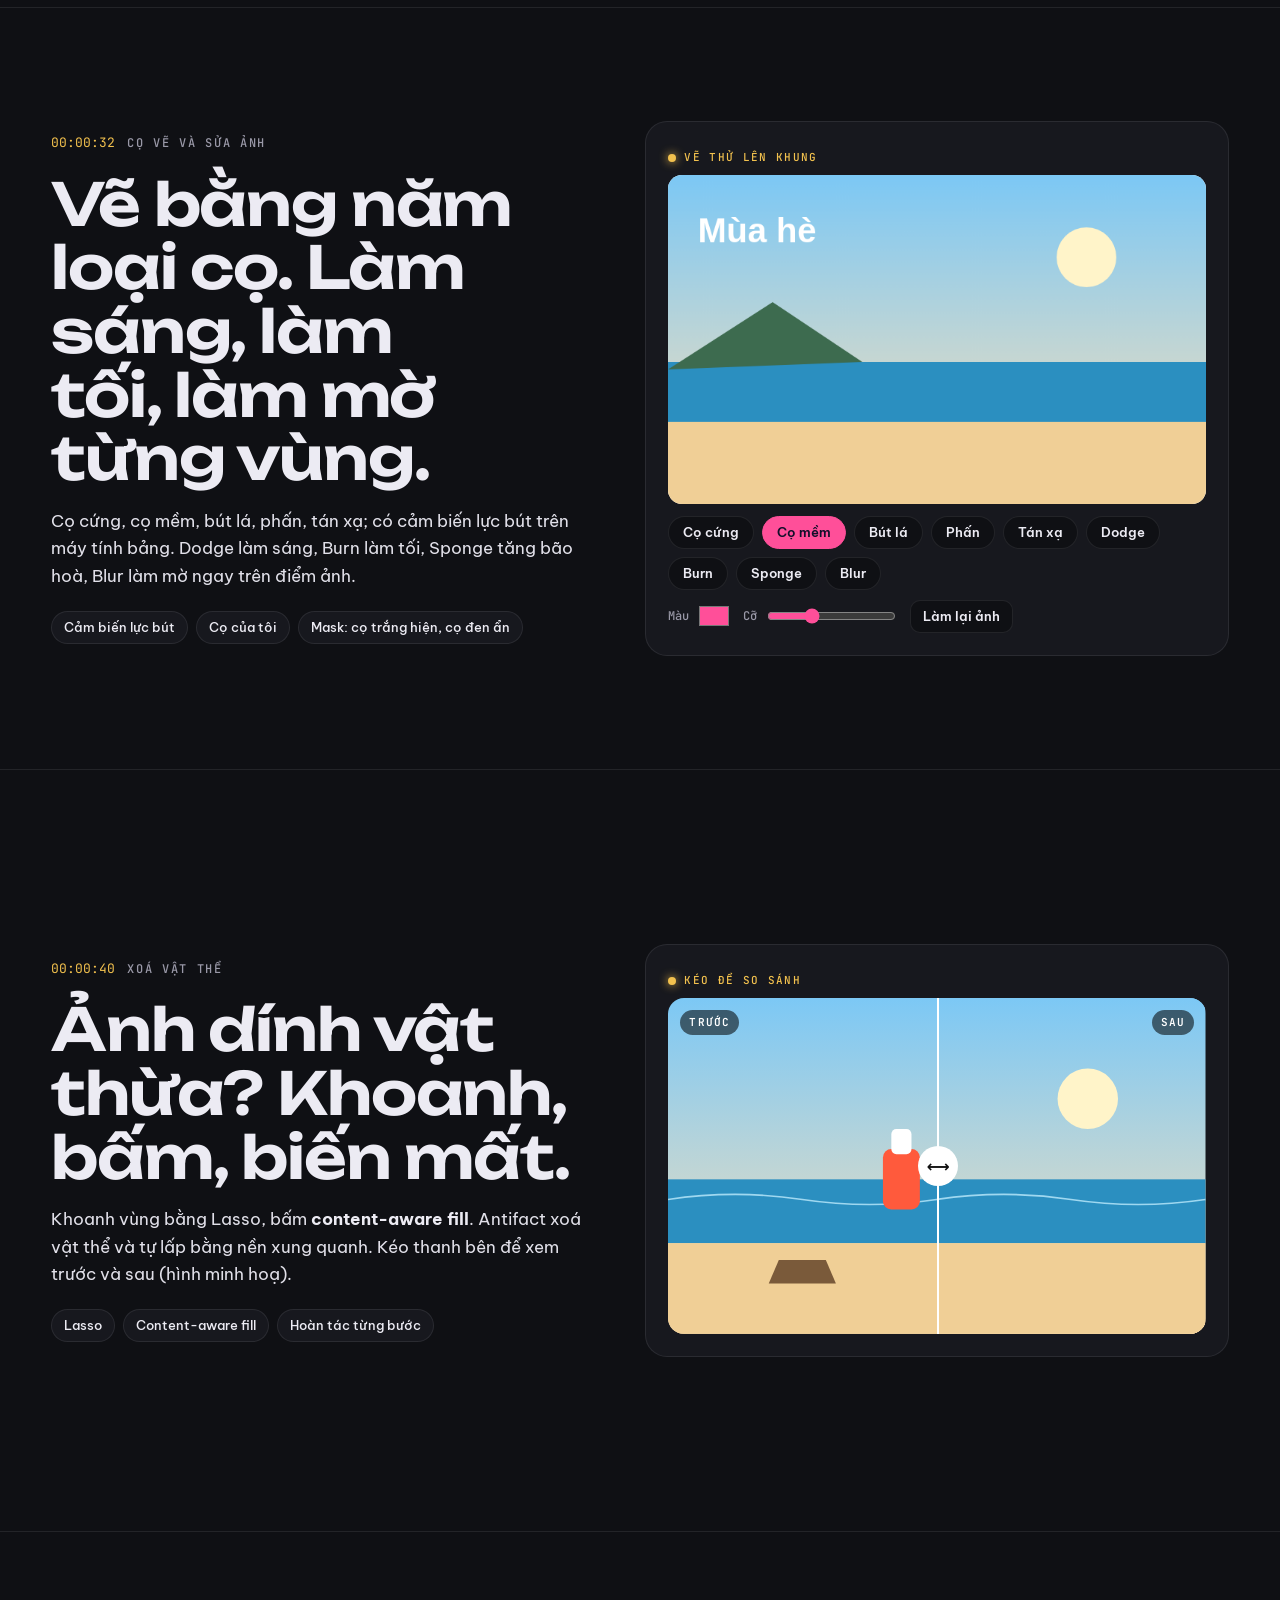
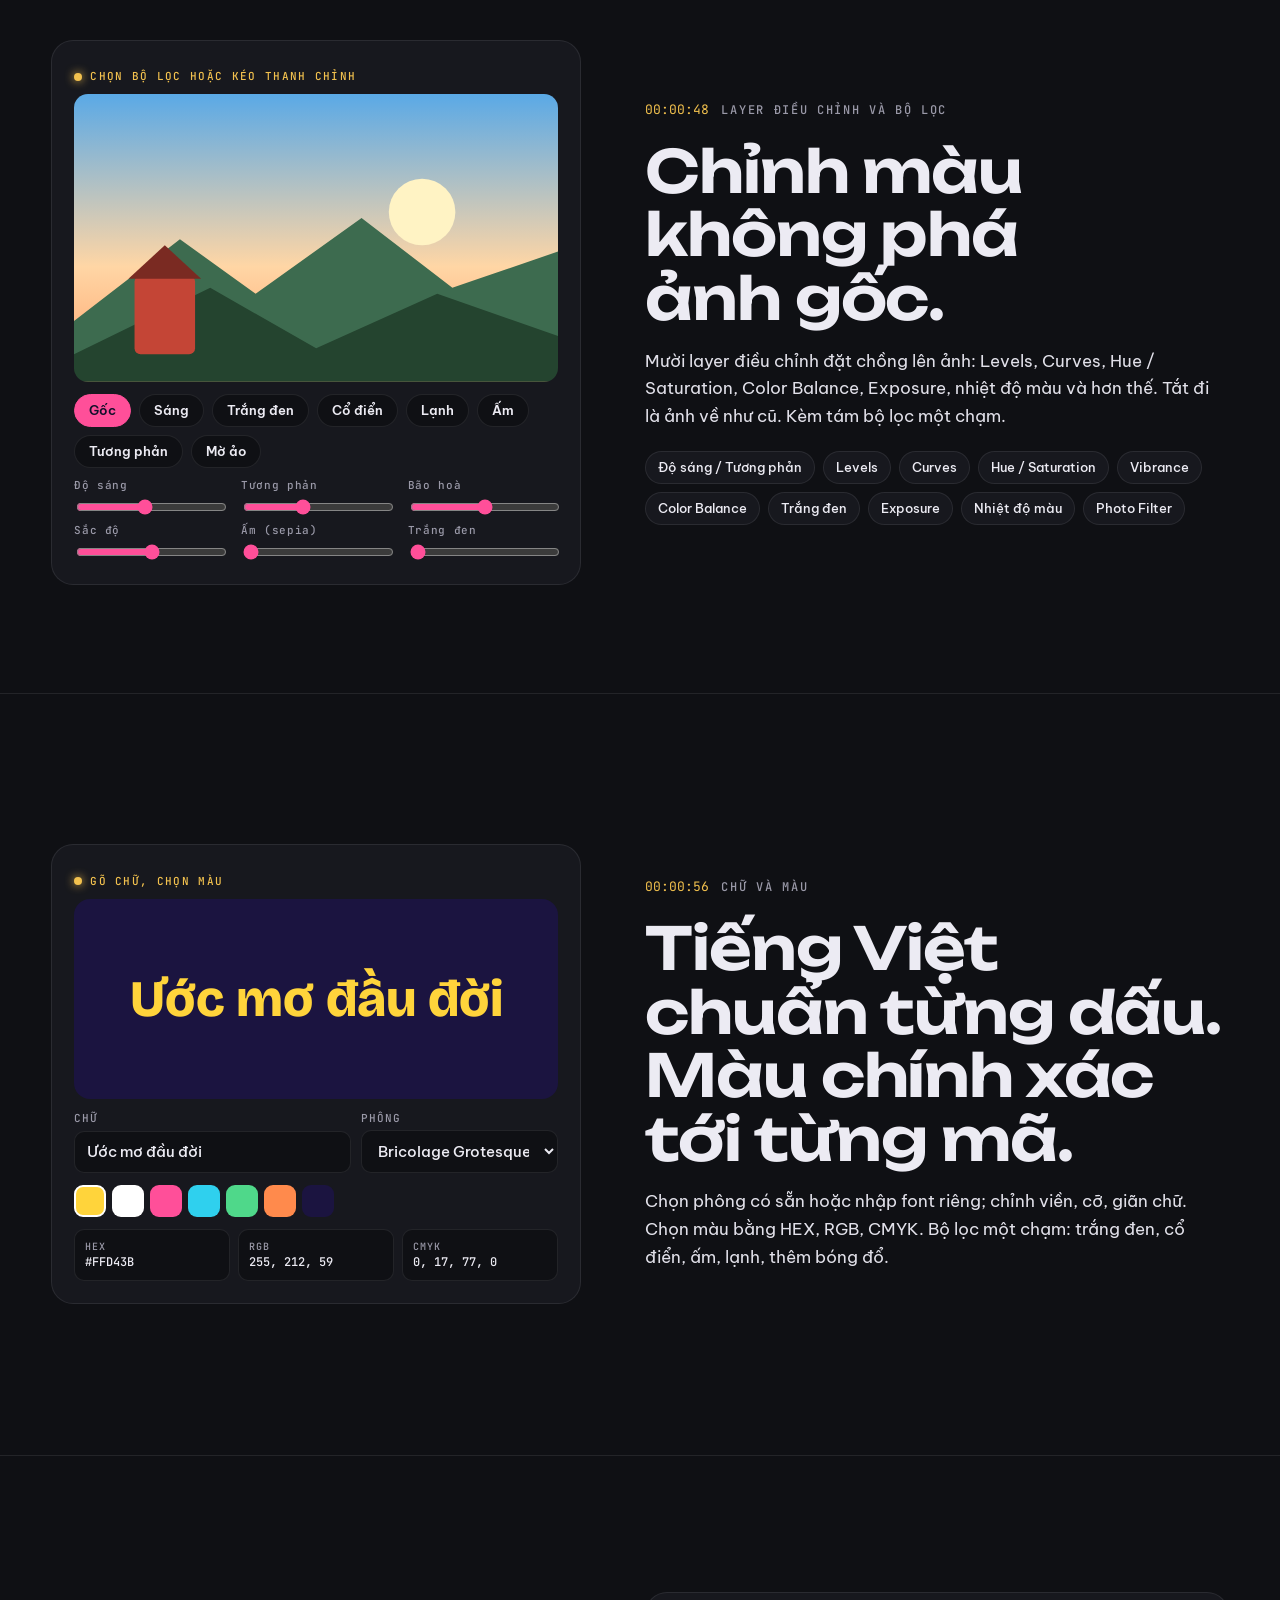
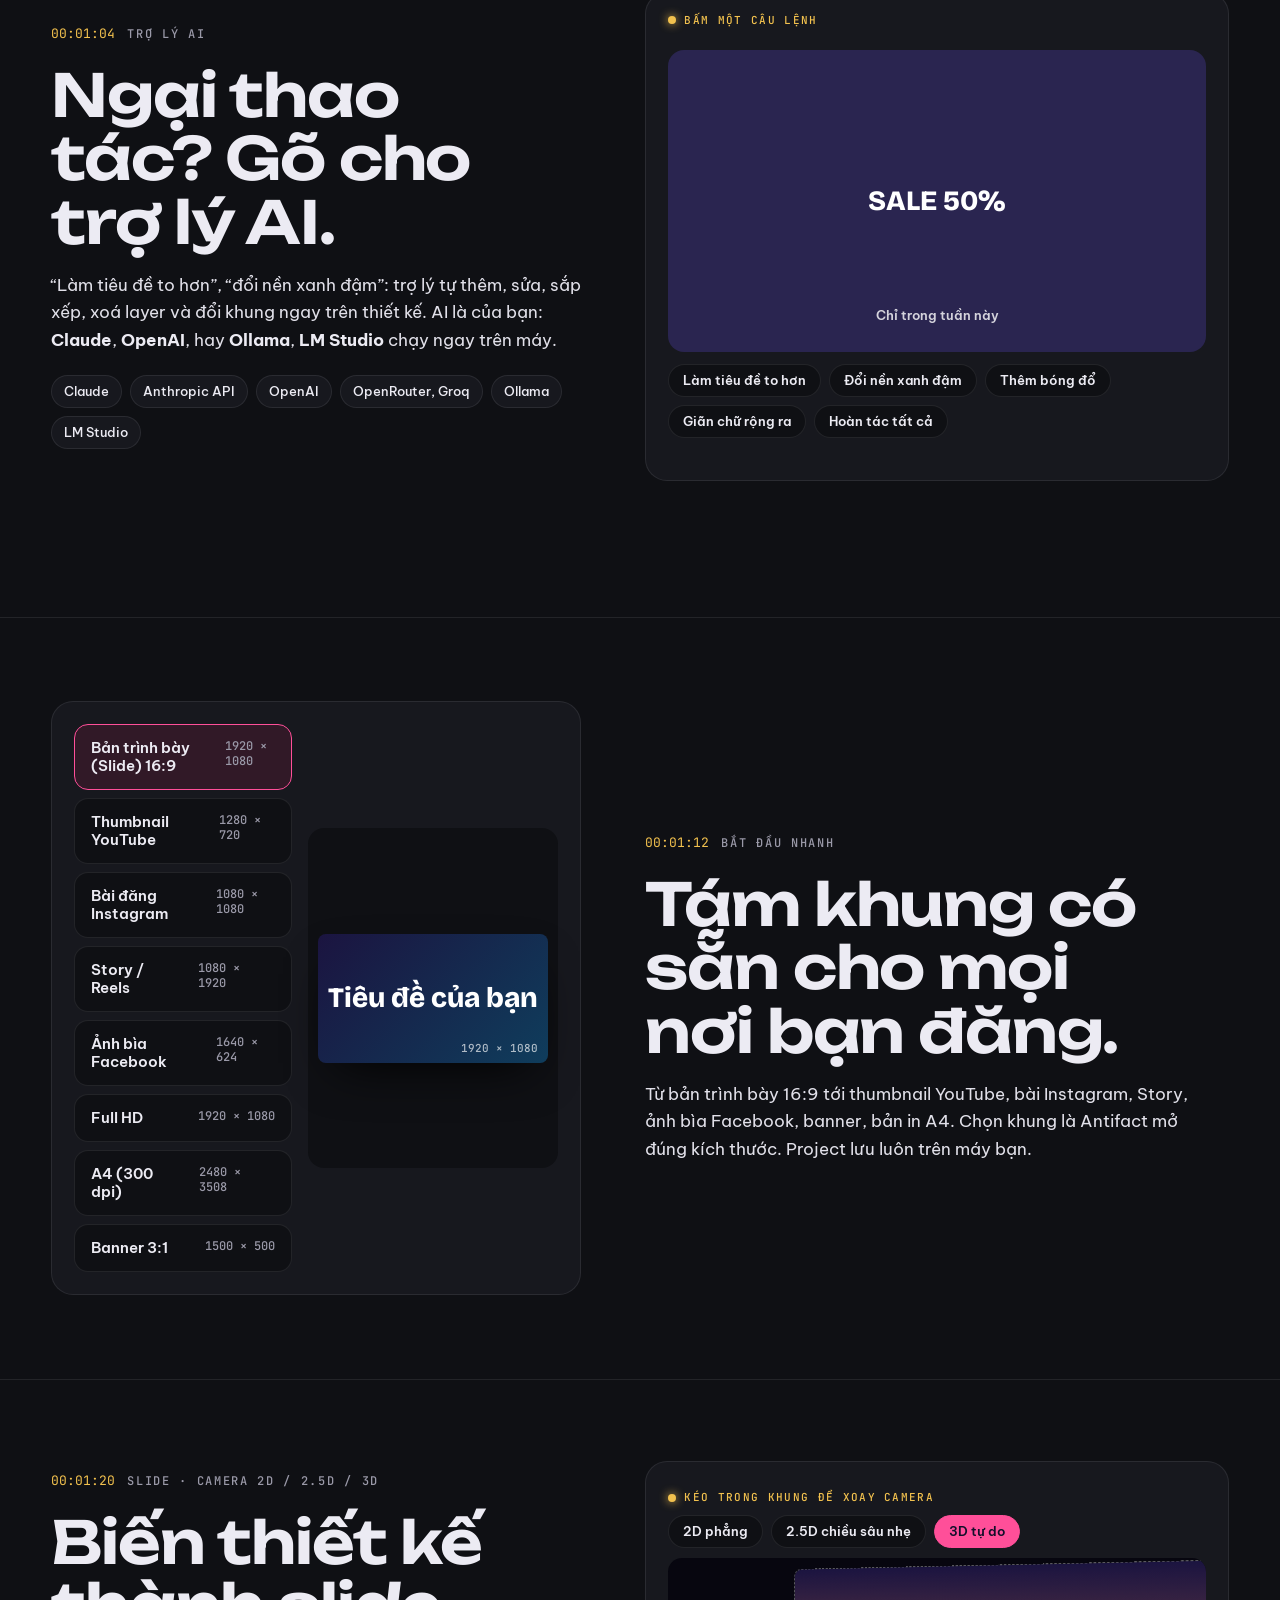
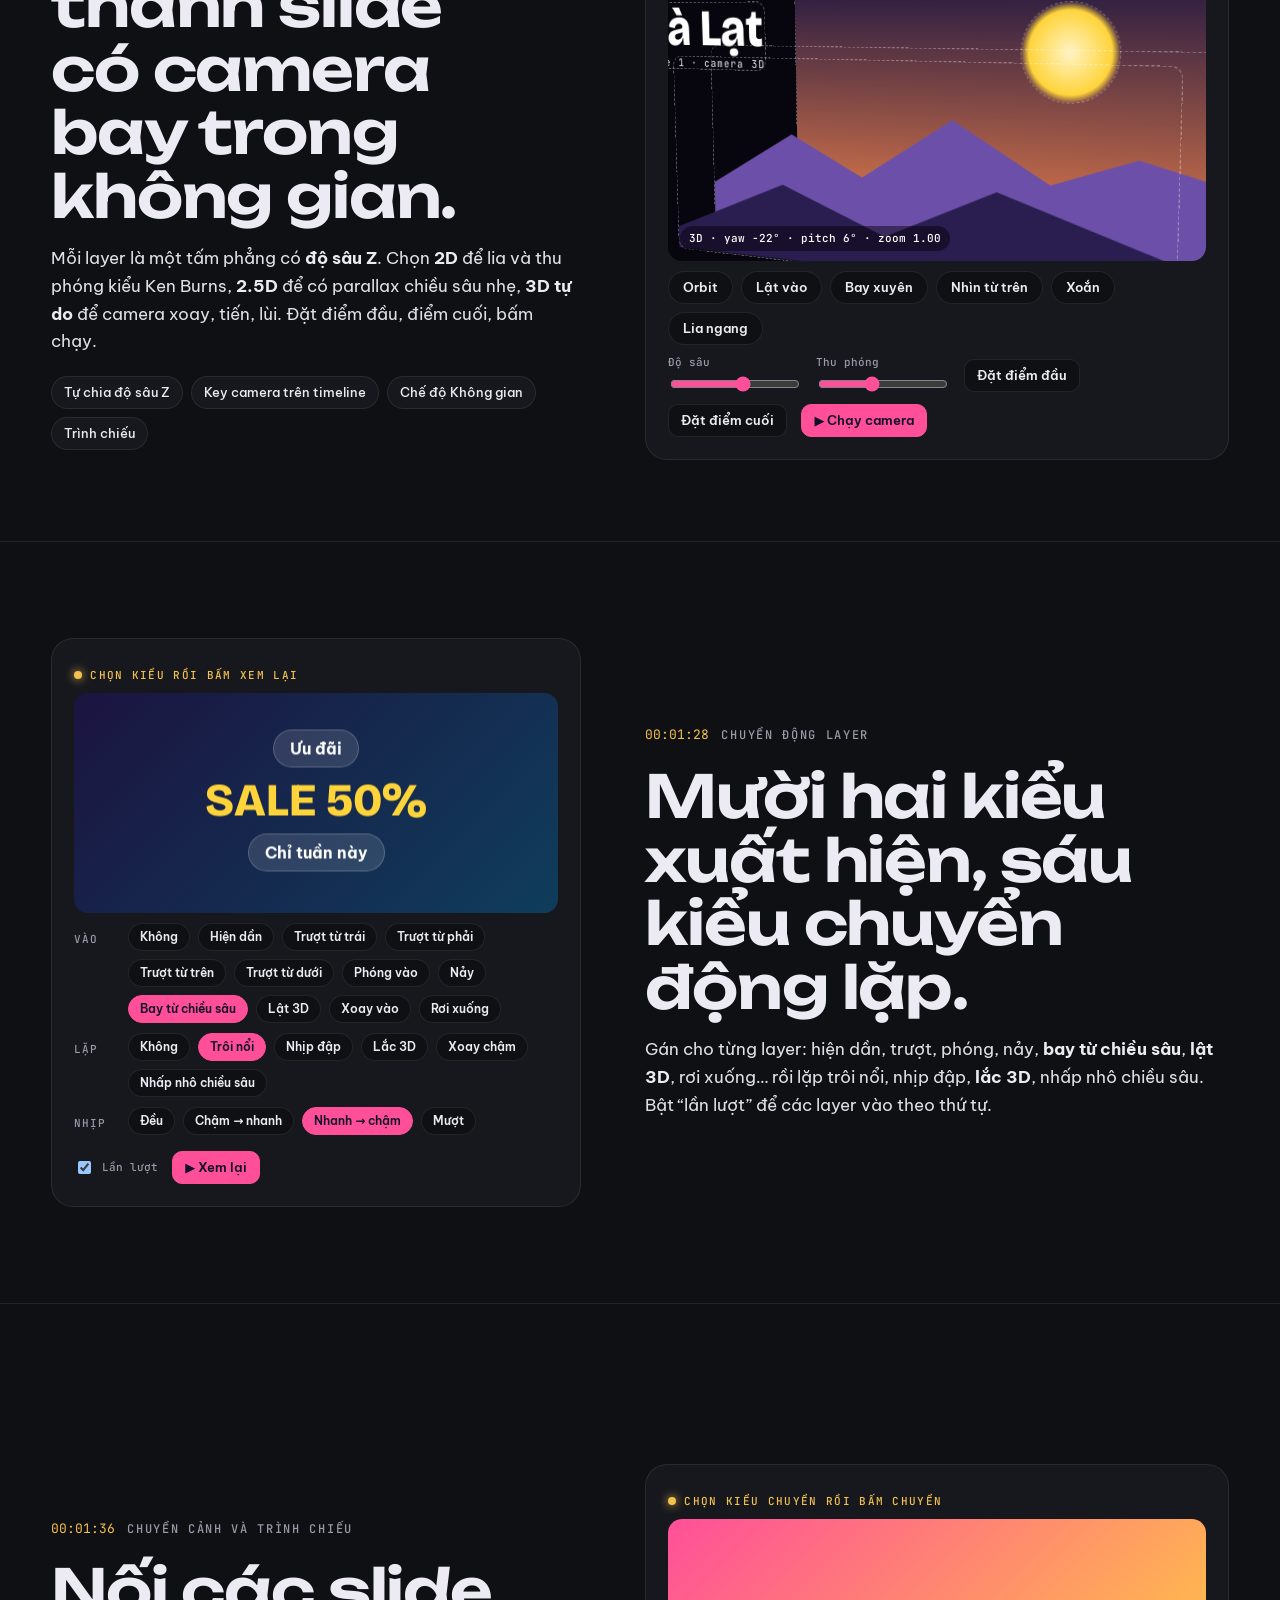
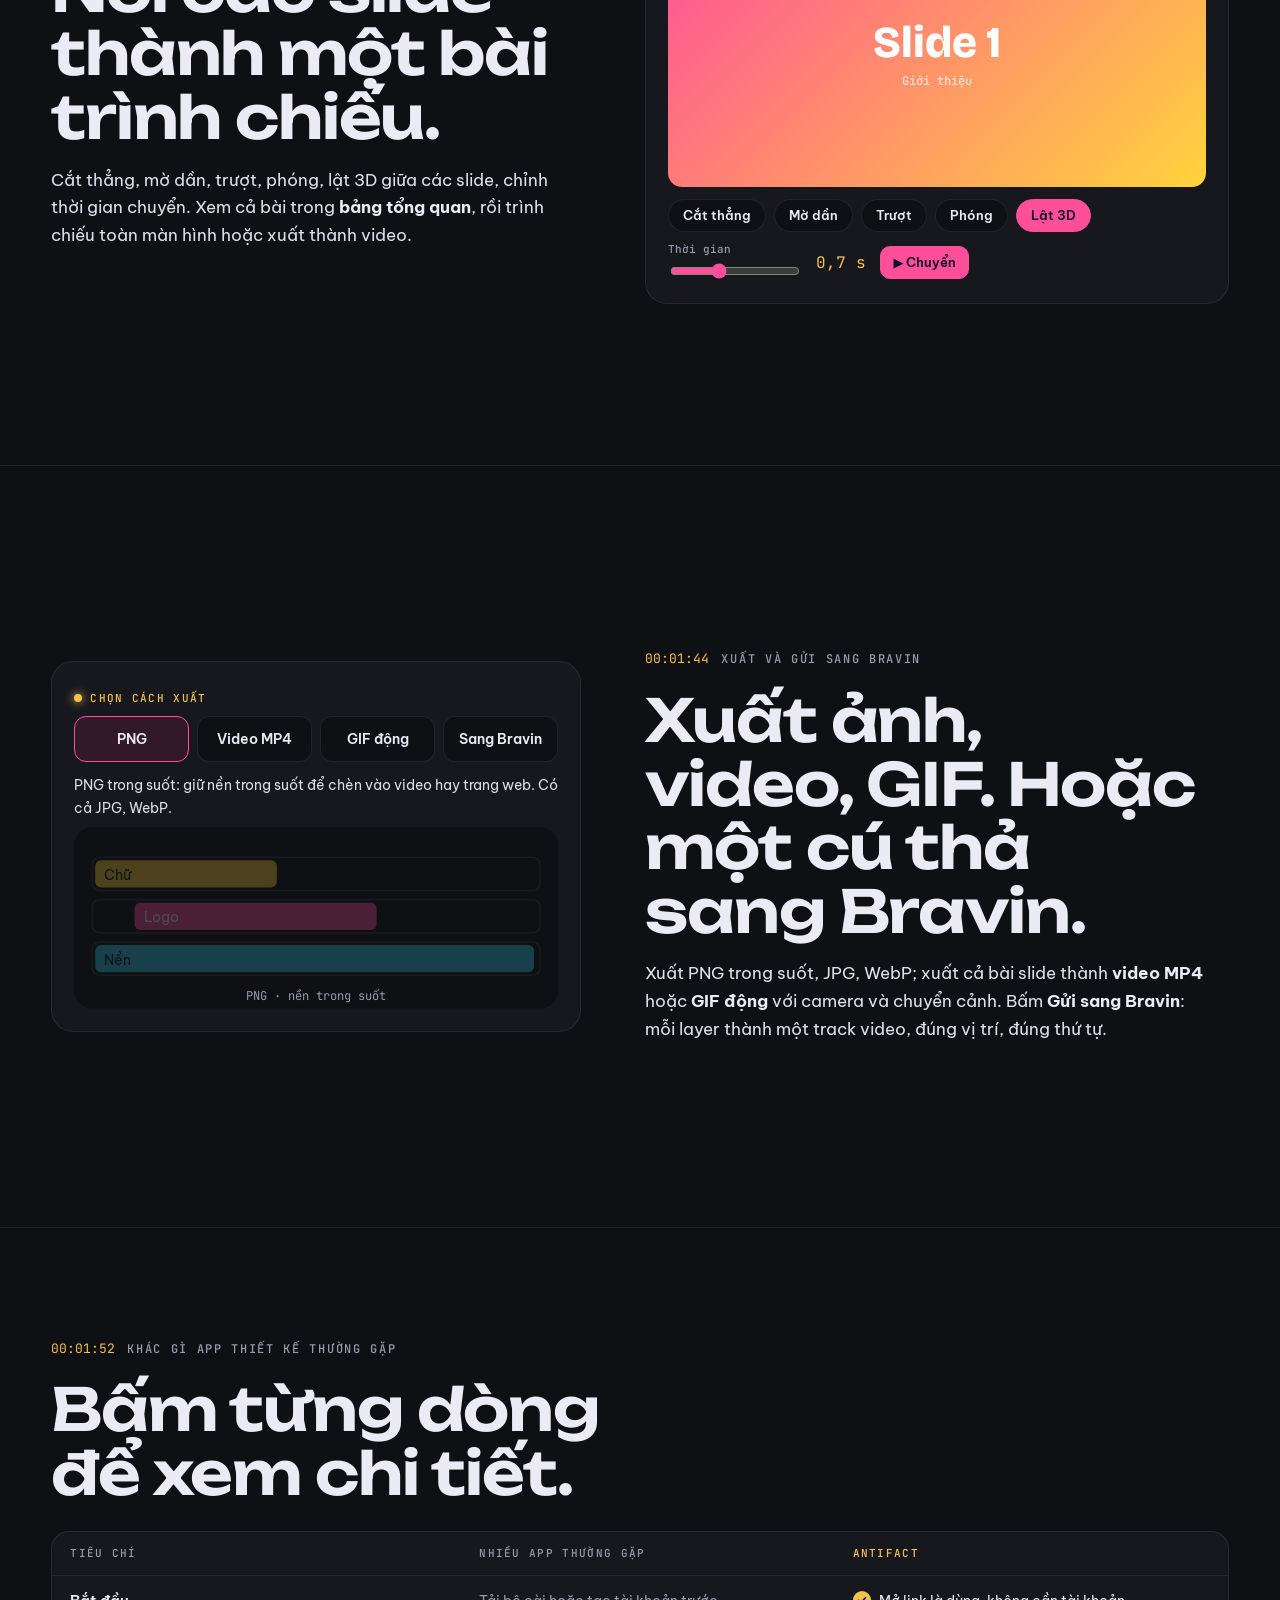
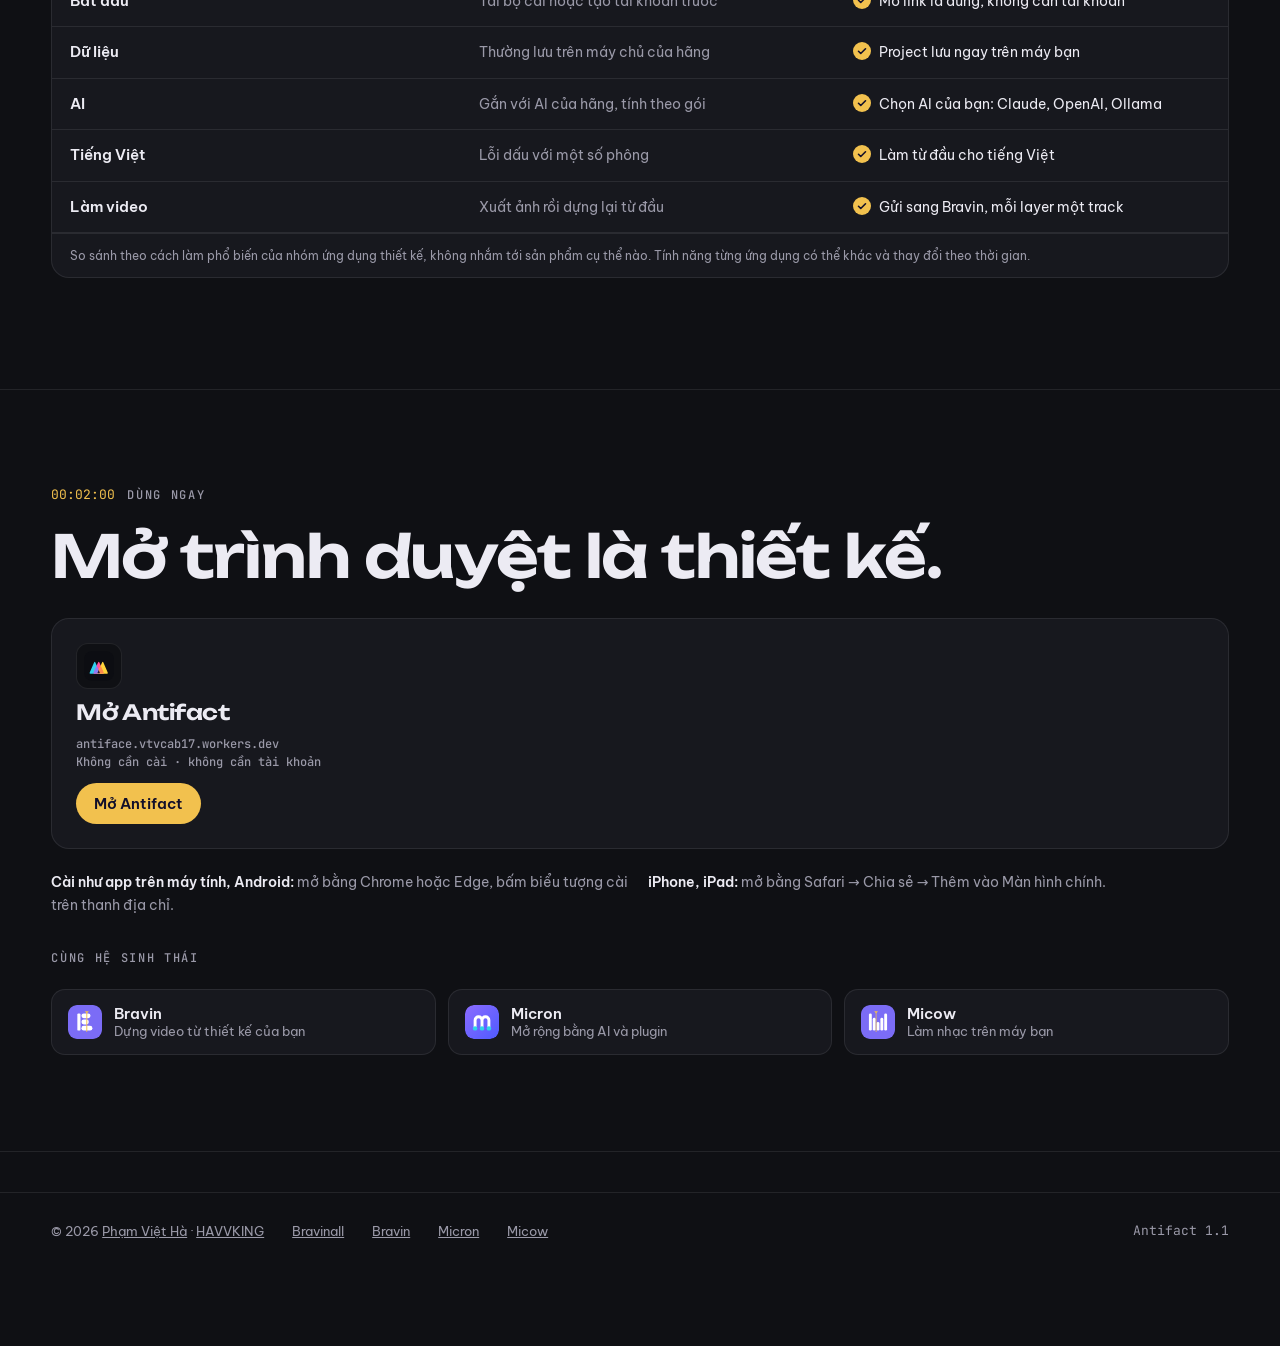
<file: site/antifact.html>
<!doctype html>
<html lang="vi">
<head>
<meta charset="utf-8">
<meta name="viewport" content="width=device-width,initial-scale=1,viewport-fit=cover">
<title>Antifact</title>
<meta name="description" content="Antifact: chỉnh ảnh và thiết kế ngay trên trình duyệt. Không cần cài, không cần tài khoản. Gửi thẳng sang Bravin, mỗi layer một track.">
<link rel="icon" href="assets/brand/antifact.svg">
<link rel="preconnect" href="https://fonts.googleapis.com">
<link rel="preconnect" href="https://fonts.gstatic.com" crossorigin>
<link rel="stylesheet" href="https://fonts.googleapis.com/css2?family=Be+Vietnam+Pro:wght@400;500;600&family=JetBrains+Mono:wght@500&family=Unbounded:wght@500;600;700&family=Bricolage+Grotesque:wght@700;800&display=swap">
<link rel="stylesheet" href="assets/site.css">
<link rel="stylesheet" href="assets/deck.css">
<style>
body{--iris:#ff4f99;--iris-deep:#c2306f}
.hero h1{font-family:"Bricolage Grotesque",var(--f-display);font-weight:800}
.hero h1 em{font-style:normal;background:linear-gradient(90deg,var(--af-c),var(--af-m) 50%,var(--af-y));-webkit-background-clip:text;background-clip:text;color:transparent}
.badges{display:flex;flex-wrap:wrap;gap:8px;margin-top:18px}
.badges span{font:500 12px/1 var(--f-mono);padding:8px 10px;border-radius:999px;border:1px solid var(--line);color:var(--fg)}
.mt{mix-blend-mode:multiply}
@keyframes wipe{0%,25%{clip-path:inset(0 0 0 0)}70%,100%{clip-path:inset(0 0 0 100%)}}
@keyframes lasso{from{stroke-dashoffset:400}to{stroke-dashoffset:0}}
@keyframes grow{0%,35%{font-size:22px}60%,100%{font-size:40px}}
@keyframes bg{0%,35%{fill:#2a2550}60%,100%{fill:#0f3d5c}}
.flyer{animation:fly1 3.6s ease-in-out both}
@keyframes orbit3{from{transform:rotateY(-34deg) rotateX(8deg) scale(.9)}to{transform:rotateY(30deg) rotateX(-4deg) scale(1)}}

/* mở đầu: editor thu nhỏ */
.ed{display:grid;grid-template-columns:44px minmax(0,1fr) 150px;gap:8px;height:clamp(260px,32vw,400px)}
.ed .rail,.ed .insp{background:var(--ink);border-radius:12px;padding:8px;display:flex;flex-direction:column;gap:6px}
.ed .rail i{display:block;aspect-ratio:1;border-radius:8px;background:#20222c}
.ed .rail i:nth-child(2){background:var(--iris)}
.ed .cvs{position:relative;border-radius:12px;background:#f4f1ea;overflow:hidden;display:grid;place-items:center}
.ed .cvs svg{width:70%;height:auto}
.ed .insp b{font:500 10px/1.2 var(--f-mono);letter-spacing:.1em;text-transform:uppercase;color:var(--muted)}
.ed .insp .l{display:flex;align-items:center;gap:6px;padding:6px;border-radius:8px;background:#171923;font:600 11px/1 var(--f-body)}
.ed .insp .l s{width:14px;height:14px;border-radius:4px;display:block}
.ed .insp .l.on{outline:1px solid var(--iris)}
@keyframes bob{0%,100%{transform:translateY(0)}50%{transform:translateY(-6px)}}
.ed .cvs .p1{animation:bob 4s ease-in-out infinite}.ed .cvs .p2{animation:bob 4s .4s ease-in-out infinite}.ed .cvs .p3{animation:bob 4s .8s ease-in-out infinite}

/* hoà trộn */
.mixbox{position:relative;aspect-ratio:4/3;border-radius:16px;overflow:hidden;background:#f4f1ea}
.mixbox.dark{background:#0c0d12}
.mixbox .lyr{position:absolute;width:52%;aspect-ratio:1.15;bottom:10%;clip-path:polygon(50% 4%,98% 98%,2% 98%);border-radius:10px;transition:transform .3s,opacity .3s}
.mixbox .lyr.c{left:4%;background:var(--af-c)}.mixbox .lyr.m{left:24%;background:var(--af-m)}.mixbox .lyr.y{left:44%;background:var(--af-y)}
.mixbox .lyr.off{opacity:0;transform:translateY(20px)}
.lyrs{display:grid;gap:8px;margin-top:20px}
.lrow{display:grid;grid-template-columns:auto auto minmax(0,1fr) auto;gap:10px;align-items:center;padding:10px 12px;border-radius:12px;background:var(--panel);border:1px solid var(--line)}
.lrow .sw{width:22px;height:22px;border-radius:6px}
.lrow label{font:600 14px/1 var(--f-body)}
.lrow select{background:var(--ink);color:var(--fg);border:1px solid var(--line);border-radius:8px;padding:7px 8px;font:500 13px/1 var(--f-body)}
.lrow input[type=checkbox]{width:18px;height:18px;accent-color:var(--iris)}
.lrow input[type=range]{accent-color:var(--iris);width:100%;display:block;margin-top:8px}

/* công cụ */
.tools{display:grid;grid-template-columns:repeat(4,minmax(0,1fr));gap:8px}
.tool{display:flex;flex-direction:column;gap:8px;align-items:flex-start;padding:14px;border-radius:12px;background:var(--ink);border:1px solid var(--line);font:600 13px/1.2 var(--f-body);cursor:pointer;color:var(--fg);text-align:left}
.tool svg{width:22px;height:22px;color:var(--iris)}
.tool[aria-pressed="true"]{border-color:var(--iris);background:color-mix(in srgb,var(--iris) 14%,var(--ink))}
.tooltip{margin-top:12px;min-height:3em;font-size:14px;color:color-mix(in srgb,var(--fg) 84%,var(--muted))}

/* trước / sau */
.ba{position:relative;aspect-ratio:16/10;border-radius:16px;overflow:hidden;user-select:none;touch-action:pan-y}
.ba svg{position:absolute;inset:0;width:100%;height:100%}
.ba .after{clip-path:inset(0 0 0 var(--x,50%))}
.ba .handle{position:absolute;top:0;bottom:0;left:var(--x,50%);width:2px;background:#fff;pointer-events:none}
.ba .handle::after{content:"⟷";position:absolute;top:50%;left:50%;transform:translate(-50%,-50%);width:40px;height:40px;border-radius:50%;background:#fff;color:#111;font:700 16px/40px var(--f-body);text-align:center}
.ba .lb{position:absolute;top:12px;font:600 11px/1 var(--f-mono);letter-spacing:.1em;text-transform:uppercase;background:rgba(0,0,0,.55);color:#fff;padding:7px 9px;border-radius:999px}
.ba input{position:absolute;inset:0;width:100%;height:100%;opacity:0;cursor:ew-resize;margin:0}

/* chữ & màu */
.typebox{border-radius:16px;min-height:200px;display:grid;place-items:center;padding:24px;text-align:center;transition:background .3s}
.typebox .t{font:800 clamp(28px,4vw,52px)/1.1 "Bricolage Grotesque",var(--f-display);word-break:break-word}
.fields{display:grid;grid-template-columns:minmax(0,1.4fr) minmax(0,1fr);gap:10px;margin-top:14px}
.fields label{display:grid;gap:6px;font:500 11px/1 var(--f-mono);letter-spacing:.1em;text-transform:uppercase;color:var(--muted)}
.fields input,.fields select{background:var(--ink);border:1px solid var(--line);border-radius:10px;color:var(--fg);padding:10px 12px;font:500 15px/1.2 var(--f-body);min-width:0}
.cols{display:flex;gap:6px;flex-wrap:wrap;margin-top:12px}
.cols button{width:32px;height:32px;border-radius:9px;border:2px solid transparent;cursor:pointer}
.cols button[aria-pressed="true"]{border-color:#fff}
.codes{display:grid;grid-template-columns:repeat(3,minmax(0,1fr));gap:8px;margin-top:12px;font:500 12px/1.4 var(--f-mono)}
.codes div{background:var(--ink);border:1px solid var(--line);border-radius:10px;padding:10px}
.codes b{display:block;color:var(--muted);font-weight:500;font-size:10px;letter-spacing:.1em}

/* trợ lý AI */
.aiwrap{display:grid;gap:12px}
.design{position:relative;aspect-ratio:16/9;border-radius:16px;overflow:hidden;display:grid;place-items:center;transition:background .5s}
.design .ttl{font:800 28px/1 "Bricolage Grotesque",var(--f-display);color:#fff;transition:font-size .5s,text-shadow .5s,letter-spacing .5s}
.design .sub{position:absolute;bottom:10%;font:600 13px/1 var(--f-body);color:#ffffffcc}
.chat{display:grid;gap:8px;max-height:150px;overflow:auto;padding:4px}
.chat p{max-width:80%;padding:9px 12px;border-radius:12px;font-size:14px}
.chat .u{justify-self:end;background:var(--iris);color:#120f2a}
.chat .a{background:var(--ink);border:1px solid var(--line)}

/* khung */
.fpick{display:grid;gap:8px}
.fpick button{display:flex;justify-content:space-between;gap:12px;text-align:left;border:1px solid var(--line);background:var(--ink);color:var(--fg);border-radius:14px;padding:14px 16px;font:600 15px/1.2 var(--f-body);cursor:pointer}
.fpick button small{font:500 12px/1.2 var(--f-mono);color:var(--muted)}
.fpick button[aria-pressed="true"]{border-color:var(--iris);background:color-mix(in srgb,var(--iris) 14%,var(--ink))}
.fview{height:340px;display:grid;place-items:center;background:var(--ink);border-radius:16px}
.fbox{position:relative;max-height:300px;max-width:92%;border-radius:8px;background:linear-gradient(135deg,#1b1440,#0f3d5c);box-shadow:0 20px 50px -20px #000;transition:aspect-ratio .4s,height .4s,width .4s;display:grid;place-items:center;overflow:hidden}
.fbox b{font:800 clamp(16px,2.4vw,28px)/1 "Bricolage Grotesque",var(--f-display);color:#fff;text-align:center;padding:10px}
.fbox i{position:absolute;bottom:8px;right:10px;font:500 11px var(--f-mono);color:#ffffffaa;font-style:normal}

/* camera 2.5D */
.para{position:relative;aspect-ratio:16/10;border-radius:16px;overflow:hidden;background:linear-gradient(#251a4d,#ff8a4c 140%);cursor:crosshair}
.para .ly{position:absolute;inset:-8%;transition:transform .15s ease-out;pointer-events:none}
.para .ly svg{width:100%;height:100%}
.para .hud{position:absolute;left:14px;bottom:12px;font:500 11px/1 var(--f-mono);color:#fff;background:rgba(0,0,0,.4);padding:7px 9px;border-radius:999px}

/* xuất */
.exp{display:grid;grid-template-columns:repeat(4,minmax(0,1fr));gap:8px}
.exp button{border:1px solid var(--line);background:var(--ink);color:var(--fg);border-radius:12px;padding:14px 10px;font:600 14px/1.2 var(--f-body);cursor:pointer}
.exp button[aria-pressed="true"]{border-color:var(--iris);background:color-mix(in srgb,var(--iris) 14%,var(--ink))}
.expinfo{margin-top:12px;font-size:14px;color:color-mix(in srgb,var(--fg) 84%,var(--muted));min-height:3em}


/* cọ vẽ */
.paintbar{display:flex;flex-wrap:wrap;gap:12px;align-items:center;margin-top:10px;font:500 12px/1 var(--f-mono);color:var(--muted)}
.paintbar label{display:flex;align-items:center;gap:8px}
.paintbar input[type=color]{width:34px;height:28px;border:0;background:none;padding:0}
.paintbar input[type=range]{accent-color:var(--iris)}
.paintbar button,.camctl button{border:1px solid var(--line);background:var(--ink);color:var(--fg);border-radius:10px;padding:9px 12px;font:600 13px/1 var(--f-body);cursor:pointer}
.camctl .go{background:var(--iris);color:#120f2a;border-color:var(--iris)}
/* điều chỉnh */
.adjimg{border-radius:14px;overflow:hidden;aspect-ratio:16/9.5}
.adjimg svg{display:block;width:100%;height:100%;transition:filter .25s}
.sliders{display:grid;grid-template-columns:repeat(auto-fit,minmax(150px,1fr));gap:8px 16px;margin-top:12px}
.sliders label{display:grid;gap:6px;font:500 11px/1 var(--f-mono);letter-spacing:.06em;color:var(--muted)}
.sliders input{accent-color:var(--iris);width:100%}
/* 3D */
.v3{position:relative;margin-top:10px;aspect-ratio:16/9;border-radius:14px;overflow:hidden;background:#07060f;perspective:900px;cursor:grab;touch-action:none;user-select:none}
.v3:active{cursor:grabbing}
.world{position:absolute;inset:0;transform-style:preserve-3d;will-change:transform}
.pl3{position:absolute;inset:6%;border-radius:10px;transform-style:preserve-3d;backface-visibility:visible}
.pl3 svg{width:100%;height:100%;display:block}
.p-sky{inset:0;background:linear-gradient(#1b1440,#ff8a4c 120%)}
.p-sun{inset:auto;width:18%;aspect-ratio:1;left:62%;top:16%;border-radius:50%;background:radial-gradient(#fff3c4,#ffd43b 60%,#ff8a4c00 72%)}
.p-far,.p-near{inset:auto 0 0 0;height:70%}
.p-title{inset:auto;left:8%;top:14%;display:grid;gap:4px;color:#fff;text-shadow:0 6px 20px rgba(0,0,0,.45)}
.p-title b{font:800 clamp(26px,4.4vw,52px)/1 "Bricolage Grotesque",var(--f-display)}
.p-title small{font:500 11px/1 var(--f-mono);letter-spacing:.1em;color:#ffffffcc}
.v3.show-planes .pl3{outline:1px dashed #ffffff55}
.v3hud{position:absolute;left:12px;bottom:10px;font:500 11px/1 var(--f-mono);color:#fff;background:rgba(0,0,0,.45);padding:7px 9px;border-radius:999px;pointer-events:none}
.camctl{display:flex;flex-wrap:wrap;gap:10px 14px;align-items:center;margin-top:12px}
.camctl label{display:flex;flex-direction:column;gap:6px;font:500 11px/1 var(--f-mono);color:var(--muted)}
.camctl input[type=range]{accent-color:var(--iris);width:130px}
/* chuyển động */
.anstage{position:relative;height:220px;border-radius:14px;background:linear-gradient(135deg,#1b1440,#0f3d5c);display:grid;place-content:center;gap:10px;perspective:700px;overflow:hidden}
.an-card{justify-self:center;font:700 16px/1 var(--f-body);color:#fff;background:#ffffff1f;border:1px solid #ffffff33;padding:10px 16px;border-radius:999px;transform-style:preserve-3d}
.an-card.big{font:800 clamp(30px,4vw,46px)/1 "Bricolage Grotesque",var(--f-display);background:none;border:0;padding:0;color:#ffd43b}
.anrow{display:grid;grid-template-columns:44px minmax(0,1fr);gap:10px;align-items:start;margin-top:10px}
.anrow>span{font:500 11px/32px var(--f-mono);letter-spacing:.1em;color:var(--muted);text-transform:uppercase}
.anrow .pills button{padding:7px 11px;font-size:12px}
/* chuyển cảnh */
.trstage{position:relative;aspect-ratio:16/8;border-radius:14px;overflow:hidden;perspective:900px;background:#000}
.ts{position:absolute;inset:0;display:grid;place-content:center;text-align:center;font:800 clamp(26px,4vw,44px)/1.1 "Bricolage Grotesque",var(--f-display);color:#fff;backface-visibility:hidden}
.ts small{display:block;font:500 12px/1 var(--f-mono);color:#ffffffbb;margin-top:8px}
.ts.a{background:linear-gradient(135deg,#ff4f99,#ffd43b)}
.ts.b{background:linear-gradient(135deg,#2fd0ee,#1b1440)}
.ts:not(.on){visibility:hidden}
@media (max-width:640px){.camctl input[type=range]{width:100px}.anrow{grid-template-columns:1fr}.anrow>span{line-height:1}}

.tool span{display:flex;justify-content:space-between;gap:6px;width:100%}.tool kbd{font:500 10px/1 var(--f-mono);color:var(--muted);border:1px solid var(--line);border-radius:5px;padding:3px 5px}
@media (max-width:980px){.ed{grid-template-columns:36px minmax(0,1fr)}.ed .insp{display:none}.tools{grid-template-columns:repeat(2,minmax(0,1fr))}.exp{grid-template-columns:repeat(2,minmax(0,1fr))}}
@media (prefers-reduced-motion:reduce){.ed .cvs .p1,.ed .cvs .p2,.ed .cvs .p3{animation:none}}
</style>
</head>
<body data-total="128">
<header class="bar">
  <div class="wrap">
    <a class="logo" href="index.html"><i aria-hidden="true"></i>Bravinall</a>
    <nav class="nav" aria-label="Sản phẩm">
      <a href="bravin.html">Bravin</a>
      <a href="antifact.html" aria-current="page">Antifact</a>
      <a href="micron.html">Micron</a>
      <a href="micow.html">Micow</a>
    </nav>
  </div>
</header>

<main id="deck">
  <section class="slide hero" id="mo-dau" data-label="Mở đầu">
    <div class="wrap split">
      <div>
        <p class="eyebrow">Antifact 1.1 · Trình duyệt · Cài như app</p>
        <h1 style="margin-top:18px">Anti<em>fact</em></h1>
        <p class="body">Chỉnh ảnh và thiết kế ngay trên trình duyệt. Thumbnail, story, bài đăng, bản in A4. Xong thì gửi thẳng sang Bravin, mỗi layer thành một track video.</p>
        <div class="badges"><span>Không cần cài đặt</span><span>Không cần tài khoản</span><span>Dữ liệu ở máy bạn</span></div>
        <div class="cta">
          <a class="btn primary" href="#video">Xem video
            <svg viewBox="0 0 24 24" fill="currentColor"><path d="M7 4.5v15l13-7.5z"/></svg></a>
          <a class="btn" href="#dung-ngay">Dùng ngay ↓</a>
        </div>
      </div>
      <div class="stage rise" aria-hidden="true">
        <div class="ed">
          <div class="rail"><i></i><i></i><i></i><i></i><i></i><i></i></div>
          <div class="cvs"><svg viewBox="0 4 96 88"><path class="mt p1" d="M7 86Q0 86 2.8 79.6L25.2 28.4Q28 22 30.8 28.4L53.2 79.6Q56 86 49 86Z" fill="#2fd0ee"/><path class="mt p2" d="M27 86Q20 86 22.8 79.6L45.2 28.4Q48 22 50.8 28.4L73.2 79.6Q76 86 69 86Z" fill="#ff4f99"/><path class="mt p3" d="M47 86Q40 86 42.8 79.6L65.2 28.4Q68 22 70.8 28.4L93.2 79.6Q96 86 89 86Z" fill="#ffd43b"/></svg></div>
          <div class="insp"><b>Layer</b><span class="l on"><s style="background:#ffd43b"></s>Vàng · Multiply</span><span class="l"><s style="background:#ff4f99"></s>Magenta · Multiply</span><span class="l"><s style="background:#2fd0ee"></s>Cyan · Thường</span></div>
        </div>
      </div>
    </div>
  </section>

  <section class="slide" id="video" data-label="Video">
    <div class="wrap">
      <div class="kicker"><span class="tc">00:00:08</span><span class="eyebrow">Video giới thiệu · 40 giây</span></div>
      <h2 style="max-width:20ch">Antifact trong nửa phút. Bấm chương để tua.</h2>
      <div style="margin-top:26px">
<div class="promo" aria-label="Video giới thiệu Antifact">
        <div class="scr">
          <div class="scene center" data-dur="4" data-label="Mở là dùng">
            <div class="cap"><span class="k">Antifact 1.1</span><h3>Thiết kế đẹp.<br>Không cần cài đặt.<br>Không cần tài khoản.</h3></div>
          </div>
          <div class="scene" data-dur="5" data-label="Layer">
            <div class="cap"><span class="k">Layer &amp; hoà trộn</span><h3>Mỗi thứ một layer.</h3><p>Vị trí, xoay, độ mờ, 9 chế độ hoà trộn, khoá, ẩn, gộp và hoàn tác bất cứ lúc nào.</p></div>
            <div class="art"><svg viewBox="0 0 200 150"><rect width="200" height="150" rx="12" fill="#f4f1ea"/>
              <g data-anim style="animation:up .7s .1s both"><path class="mt" d="M30 130Q20 130 25 120L60 50Q65 40 70 50L105 120Q110 130 100 130Z" fill="#2fd0ee"/></g>
              <g data-anim style="animation:up .7s .5s both"><path class="mt" d="M60 130Q50 130 55 120L90 50Q95 40 100 50L135 120Q140 130 130 130Z" fill="#ff4f99"/></g>
              <g data-anim style="animation:up .7s .9s both"><path class="mt" d="M90 130Q80 130 85 120L120 50Q125 40 130 50L165 120Q170 130 160 130Z" fill="#ffd43b"/></g></svg></div>
          </div>
          <div class="scene" data-dur="6" data-label="Xoá vật thể">
            <div class="cap"><span class="k">Xoá vật thể</span><h3>Khoanh vùng. Bấm. Biến mất.</h3><p>Khoanh bằng Lasso, bấm content-aware fill: Antifact xoá vật thể và lấp bằng nền xung quanh.</p></div>
            <div class="art"><svg viewBox="0 0 200 130">
              <defs><linearGradient id="skyA" x1="0" y1="0" x2="0" y2="1"><stop offset="0" stop-color="#8fd3ff"/><stop offset="1" stop-color="#ffe7c2"/></linearGradient></defs>
              <rect width="200" height="130" rx="10" fill="url(#skyA)"/><rect y="70" width="200" height="25" fill="#2a8fbf"/><rect y="95" width="200" height="35" fill="#f2d39b"/>
              <g data-anim style="animation:wipe 5s both"><rect x="118" y="58" width="14" height="22" rx="3" fill="#ff5a3c"/><rect x="121" y="50" width="8" height="10" rx="2" fill="#fff"/></g>
              <ellipse cx="125" cy="66" rx="20" ry="22" fill="none" stroke="#fff" stroke-width="1.6" stroke-dasharray="4 3" data-anim style="stroke-dasharray:400;animation:lasso 1.4s both"/></svg></div>
          </div>
          <div class="scene" data-dur="4" data-label="Chữ Việt">
            <div class="cap"><span class="k">Chữ</span><h3>Tiếng Việt chuẩn từng dấu.</h3><p>Phông có sẵn hoặc nhập font riêng. Màu HEX, RGB, CMYK.</p></div>
            <div class="art"><div class="box" style="background:#1b1440;border-radius:12px;aspect-ratio:4/3;display:grid;place-items:center;padding:8%"><span class="typer" data-anim style="font:800 clamp(16px,3.2vw,40px)/1.1 'Bricolage Grotesque',sans-serif;color:#ffd43b">Ước mơ đầu đời</span></div></div>
          </div>
          <div class="scene" data-dur="5" data-label="Trợ lý AI">
            <div class="cap"><span class="k">Trợ lý AI</span><h3>Gõ một câu, AI sửa thiết kế.</h3><p>AI là của bạn: Claude, OpenAI, hay Ollama chạy ngay trên máy.</p></div>
            <div class="art"><svg viewBox="0 0 200 140"><rect width="200" height="140" rx="12" data-anim style="animation:bg 4s both" fill="#2a2550"/>
              <text x="16" y="56" fill="#fff" font-family="Bricolage Grotesque,sans-serif" font-weight="800" data-anim style="animation:grow 4s both;font-size:22px">SALE 50%</text>
              <rect x="16" y="96" width="168" height="30" rx="15" fill="#0c0d12" stroke="#ff4f99"/><text x="28" y="115" fill="#ecebf3" font-family="Be Vietnam Pro,sans-serif" font-size="10">“làm tiêu đề to hơn, đổi nền xanh đậm”</text></svg></div>
          </div>
          <div class="scene" data-dur="6" data-label="Slide 3D">
            <div class="cap"><span class="k">Slide · camera 3D</span><h3>Ảnh tĩnh, bay như phim.</h3><p>Mỗi layer một độ sâu. Camera 2D, 2.5D hoặc 3D tự do, xuất video hay GIF.</p></div>
            <div class="art"><div class="box" style="aspect-ratio:16/10;perspective:600px;border-radius:12px;overflow:hidden;background:#07060f;position:relative">
              <div data-anim style="position:absolute;inset:0;transform-style:preserve-3d;animation:orbit3 5s ease-in-out both">
                <div style="position:absolute;inset:0;background:linear-gradient(#1b1440,#ff8a4c 120%);transform:translateZ(-120px) scale(1.2)"></div>
                <div style="position:absolute;width:18%;aspect-ratio:1;left:64%;top:14%;border-radius:50%;background:#ffd43b;transform:translateZ(-60px)"></div>
                <svg viewBox="0 0 320 180" preserveAspectRatio="none" style="position:absolute;inset:auto 0 0 0;height:70%;width:100%;transform:translateZ(0)"><path d="M0 130L60 80L110 115L170 60L230 110L280 85L320 100V180H0Z" fill="#6b4fa8"/></svg>
                <svg viewBox="0 0 320 180" preserveAspectRatio="none" style="position:absolute;inset:auto 0 0 0;height:70%;width:100%;transform:translateZ(60px)"><path d="M0 160L80 112L150 150L220 104L320 150V180H0Z" fill="#2a1d4f"/></svg>
                <b style="position:absolute;left:8%;top:14%;font:800 clamp(16px,2.6vw,30px)/1 'Bricolage Grotesque',sans-serif;color:#fff;transform:translateZ(120px)">Đà Lạt</b>
              </div></div></div>
          </div>
          <div class="scene" data-dur="6" data-label="Sang Bravin">
            <div class="cap"><span class="k">Gửi sang Bravin</span><h3>Thiết kế tĩnh thành video.</h3><p>Mỗi layer thành một track video, đúng vị trí, đúng thứ tự.</p></div>
            <div class="art"><svg viewBox="0 0 200 150"><rect width="200" height="150" rx="12" fill="#0f1014"/>
              <g font-family="Be Vietnam Pro,sans-serif" font-size="8" fill="#fff">
              <g class="flyer" data-anim style="--dy:66px"><rect x="14" y="14" width="56" height="18" rx="4" fill="#2fd0ee"/><text x="20" y="26">Nền</text></g>
              <g class="flyer" data-anim style="--dy:46px;animation-delay:.2s"><rect x="74" y="14" width="56" height="18" rx="4" fill="#ff4f99"/><text x="80" y="26">Logo</text></g>
              <g class="flyer" data-anim style="--dy:26px;animation-delay:.4s"><rect x="134" y="14" width="52" height="18" rx="4" fill="#ffd43b"/><text x="140" y="26" fill="#111">Chữ</text></g></g>
              <g fill="none" stroke="rgba(236,235,243,.12)"><rect x="10" y="56" width="180" height="22" rx="5"/><rect x="10" y="78" width="180" height="22" rx="5"/><rect x="10" y="100" width="180" height="22" rx="5"/></g>
              <rect x="60" y="54" width="2" height="72" fill="#f2c14e"/><text x="12" y="140" fill="#9a99a8" font-family="JetBrains Mono,monospace" font-size="7">Bravin · 3 track</text></svg></div>
          </div>
          <div class="scene center" data-dur="4" data-label="Dùng thử">
            <div class="cap"><span class="k">Hệ sinh thái Bravin</span><h3>Antifact. Bravin. Micron.</h3><p>Một hệ sinh thái, một luồng làm việc. Dùng thử ngay hôm nay.</p>
              <div style="display:flex;gap:14px;justify-content:center;margin-top:8px"><img src="assets/brand/antifact.svg" alt="" width="44" height="44"><img src="assets/brand/bravin.svg" alt="" width="44" height="44"><img src="assets/brand/micron.svg" alt="" width="44" height="44"></div></div>
          </div>
        </div>
      </div>
      </div>
    </div>
  </section>

  <section class="slide" id="layer" data-label="Layer">
    <div class="wrap split">
      <div>
        <div class="kicker"><span class="tc">00:00:16</span><span class="eyebrow">Layer và hoà trộn</span></div>
        <h2>Mỗi thứ một layer. Chồng lên là thành tác phẩm.</h2>
        <p class="body">Chỉnh vị trí, xoay, độ mờ, chín chế độ hoà trộn, khoá, ẩn, gộp layer, và hoàn tác bất cứ lúc nào. Logo Antifact cũng là ba layer chồng nhau theo kiểu Multiply.</p>
        <div class="lyrs" id="lyrs"></div>
        <div class="pills" style="margin-top:12px"><button type="button" id="bgL" aria-pressed="true">Nền sáng</button><button type="button" id="bgD" aria-pressed="false">Nền tối</button><button type="button" id="rnd">Ngẫu nhiên</button></div>
      </div>
      <div class="stage rise"><p class="try">Thử ngay</p><div class="mixbox" id="mixbox"><div class="lyr c" id="lc"></div><div class="lyr m" id="lm"></div><div class="lyr y" id="ly"></div></div></div>
    </div>
  </section>

  <section class="slide" id="cong-cu" data-label="Công cụ">
    <div class="wrap split rev">
      <div>
        <div class="kicker"><span class="tc">00:00:24</span><span class="eyebrow">Thanh công cụ</span></div>
        <h2>26 công cụ, đủ để chọn, vẽ và sửa ảnh.</h2>
        <p class="body">Bộ chọn vùng, chữ, hình, chuyển màu, cọ, tẩy; thêm bộ sửa ảnh như phần mềm chuyên nghiệp: Clone Stamp, Healing, Dodge, Burn, Liquify. Mỗi công cụ có phím tắt riêng.</p>
        <div class="pills" id="toolTabs" style="margin-top:22px"><button type="button" data-g="0" aria-pressed="true">Chọn &amp; vẽ · 16</button><button type="button" data-g="1" aria-pressed="false">Sửa ảnh · 10</button></div>
      </div>
      <div class="stage rise">
        <p class="try">Bấm từng công cụ</p>
        <div class="tools" id="tools"></div>
        <p class="tooltip" id="tooltip" aria-live="polite"></p>
      </div>
    </div>
  </section>

  <section class="slide" id="ve" data-label="Cọ &amp; sửa ảnh">
    <div class="wrap split">
      <div>
        <div class="kicker"><span class="tc">00:00:32</span><span class="eyebrow">Cọ vẽ và sửa ảnh</span></div>
        <h2>Vẽ bằng năm loại cọ. Làm sáng, làm tối, làm mờ từng vùng.</h2>
        <p class="body">Cọ cứng, cọ mềm, bút lá, phấn, tán xạ; có cảm biến lực bút trên máy tính bảng. Dodge làm sáng, Burn làm tối, Sponge tăng bão hoà, Blur làm mờ ngay trên điểm ảnh.</p>
        <div class="chips"><span class="chip">Cảm biến lực bút</span><span class="chip">Cọ của tôi</span><span class="chip">Mask: cọ trắng hiện, cọ đen ẩn</span></div>
      </div>
      <div class="stage rise">
        <p class="try">Vẽ thử lên khung</p>
        <canvas id="paint" width="720" height="440" style="display:block;width:100%;height:auto;border-radius:14px;touch-action:none;cursor:crosshair;background:#fff"></canvas>
        <div class="pills" id="brushes" style="margin-top:12px"></div>
        <div class="paintbar">
          <label>Màu <input type="color" id="pcol" value="#ff4f99"></label>
          <label>Cỡ <input type="range" id="psize" min="4" max="60" value="22"></label>
          <button type="button" id="pclear">Làm lại ảnh</button>
        </div>
      </div>
    </div>
  </section>

  <section class="slide" id="xoa-vat-the" data-label="Xoá vật thể">
    <div class="wrap split">
      <div>
        <div class="kicker"><span class="tc">00:00:40</span><span class="eyebrow">Xoá vật thể</span></div>
        <h2>Ảnh dính vật thừa? Khoanh, bấm, biến mất.</h2>
        <p class="body">Khoanh vùng bằng Lasso, bấm <b>content-aware fill</b>. Antifact xoá vật thể và tự lấp bằng nền xung quanh. Kéo thanh bên để xem trước và sau (hình minh hoạ).</p>
        <div class="chips"><span class="chip">Lasso</span><span class="chip">Content-aware fill</span><span class="chip">Hoàn tác từng bước</span></div>
      </div>
      <div class="stage rise">
        <p class="try">Kéo để so sánh</p>
        <div class="ba" id="ba" style="--x:50%">
          <svg viewBox="0 0 320 200" preserveAspectRatio="xMidYMid slice" aria-hidden="true">
            <defs><linearGradient id="sky" x1="0" y1="0" x2="0" y2="1"><stop offset="0" stop-color="#7cc8f5"/><stop offset="1" stop-color="#ffe2b8"/></linearGradient></defs>
            <rect width="320" height="200" fill="url(#sky)"/><circle cx="250" cy="60" r="18" fill="#fff4c9"/><rect y="108" width="320" height="38" fill="#2b8fc0"/><path d="M0 120q40-6 80 0t80 0 80 0 80 0" stroke="#9fd8f0" fill="none"/><rect y="146" width="320" height="54" fill="#f0cf96"/>
            <g><rect x="128" y="90" width="22" height="36" rx="5" fill="#ff5a3c"/><rect x="133" y="78" width="12" height="15" rx="3" fill="#fff"/><path d="M60 170h40l-6-14H66z" fill="#7a5a3a"/></g>
          </svg>
          <svg class="after" viewBox="0 0 320 200" preserveAspectRatio="xMidYMid slice" aria-hidden="true">
            <rect width="320" height="200" fill="url(#sky)"/><circle cx="250" cy="60" r="18" fill="#fff4c9"/><rect y="108" width="320" height="38" fill="#2b8fc0"/><path d="M0 120q40-6 80 0t80 0 80 0 80 0" stroke="#9fd8f0" fill="none"/><rect y="146" width="320" height="54" fill="#f0cf96"/>
          </svg>
          <span class="lb" style="left:12px">Trước</span><span class="lb" style="right:12px">Sau</span>
          <div class="handle"></div>
          <input type="range" min="0" max="100" value="50" aria-label="Kéo để so sánh trước và sau">
        </div>
      </div>
    </div>
  </section>

  <section class="slide" id="dieu-chinh" data-label="Điều chỉnh">
    <div class="wrap split rev">
      <div>
        <div class="kicker"><span class="tc">00:00:48</span><span class="eyebrow">Layer điều chỉnh và bộ lọc</span></div>
        <h2>Chỉnh màu không phá ảnh gốc.</h2>
        <p class="body">Mười layer điều chỉnh đặt chồng lên ảnh: Levels, Curves, Hue / Saturation, Color Balance, Exposure, nhiệt độ màu và hơn thế. Tắt đi là ảnh về như cũ. Kèm tám bộ lọc một chạm.</p>
        <div class="chips" id="adjNames"></div>
      </div>
      <div class="stage rise">
        <p class="try">Chọn bộ lọc hoặc kéo thanh chỉnh</p>
        <div class="adjimg" id="adjimg"><svg viewBox="0 0 320 190" preserveAspectRatio="xMidYMid slice" aria-hidden="true">
          <defs><linearGradient id="ask" x1="0" y1="0" x2="0" y2="1"><stop offset="0" stop-color="#5aa9e6"/><stop offset=".6" stop-color="#ffd6a5"/><stop offset="1" stop-color="#ff9f68"/></linearGradient></defs>
          <rect width="320" height="190" fill="url(#ask)"/><circle cx="230" cy="78" r="22" fill="#fff3c4"/>
          <path d="M0 150L70 96L120 132L190 82L250 128L320 104V190H0Z" fill="#3d6b4f"/><path d="M0 172L90 128L160 168L240 132L320 160V190H0Z" fill="#24442f"/>
          <rect x="40" y="120" width="40" height="52" rx="4" fill="#c44536"/><path d="M36 122L60 100L84 122Z" fill="#7a2a22"/></svg></div>
        <div class="pills" id="fp" style="margin-top:12px"></div>
        <div class="sliders" id="fsl"></div>
      </div>
    </div>
  </section>

  <section class="slide" id="chu-mau" data-label="Chữ &amp; màu">
    <div class="wrap split rev">
      <div>
        <div class="kicker"><span class="tc">00:00:56</span><span class="eyebrow">Chữ và màu</span></div>
        <h2>Tiếng Việt chuẩn từng dấu. Màu chính xác tới từng mã.</h2>
        <p class="body">Chọn phông có sẵn hoặc nhập font riêng; chỉnh viền, cỡ, giãn chữ. Chọn màu bằng HEX, RGB, CMYK. Bộ lọc một chạm: trắng đen, cổ điển, ấm, lạnh, thêm bóng đổ.</p>
      </div>
      <div class="stage rise">
        <p class="try">Gõ chữ, chọn màu</p>
        <div class="typebox" id="tbox"><span class="t" id="ttxt">Ước mơ đầu đời</span></div>
        <div class="fields">
          <label>Chữ<input id="tin" value="Ước mơ đầu đời" maxlength="40"></label>
          <label>Phông<select id="tfont"><option value='"Bricolage Grotesque",sans-serif'>Bricolage Grotesque</option><option value='"Be Vietnam Pro",sans-serif'>Be Vietnam Pro</option><option value='Georgia,serif'>Có chân</option><option value='"JetBrains Mono",monospace'>Đơn cách</option></select></label>
        </div>
        <div class="cols" id="cols"></div>
        <div class="codes"><div><b>HEX</b><span id="cHex"></span></div><div><b>RGB</b><span id="cRgb"></span></div><div><b>CMYK</b><span id="cCmyk"></span></div></div>
      </div>
    </div>
  </section>

  <section class="slide" id="tro-ly-ai" data-label="Trợ lý AI">
    <div class="wrap split">
      <div>
        <div class="kicker"><span class="tc">00:01:04</span><span class="eyebrow">Trợ lý AI</span></div>
        <h2>Ngại thao tác? Gõ cho trợ lý AI.</h2>
        <p class="body">“Làm tiêu đề to hơn”, “đổi nền xanh đậm”: trợ lý tự thêm, sửa, sắp xếp, xoá layer và đổi khung ngay trên thiết kế. AI là của bạn: <b>Claude</b>, <b>OpenAI</b>, hay <b>Ollama</b>, <b>LM Studio</b> chạy ngay trên máy.</p>
        <div class="chips"><span class="chip">Claude</span><span class="chip">Anthropic API</span><span class="chip">OpenAI</span><span class="chip">OpenRouter, Groq</span><span class="chip">Ollama</span><span class="chip">LM Studio</span></div>
      </div>
      <div class="stage rise aiwrap">
        <p class="try">Bấm một câu lệnh</p>
        <div class="design" id="design" style="background:#2a2550"><span class="ttl" id="dttl">SALE 50%</span><span class="sub">Chỉ trong tuần này</span></div>
        <div class="pills" id="cmds">
          <button type="button" data-c="big">Làm tiêu đề to hơn</button>
          <button type="button" data-c="blue">Đổi nền xanh đậm</button>
          <button type="button" data-c="shadow">Thêm bóng đổ</button>
          <button type="button" data-c="wide">Giãn chữ rộng ra</button>
          <button type="button" data-c="undo">Hoàn tác tất cả</button>
        </div>
        <div class="chat" id="chat" aria-live="polite"></div>
      </div>
    </div>
  </section>

  <section class="slide" id="khung" data-label="Khung">
    <div class="wrap split rev">
      <div>
        <div class="kicker"><span class="tc">00:01:12</span><span class="eyebrow">Bắt đầu nhanh</span></div>
        <h2>Tám khung có sẵn cho mọi nơi bạn đăng.</h2>
        <p class="body">Từ bản trình bày 16:9 tới thumbnail YouTube, bài Instagram, Story, ảnh bìa Facebook, banner, bản in A4. Chọn khung là Antifact mở đúng kích thước. Project lưu luôn trên máy bạn.</p>
      </div>
      <div class="stage rise">
        <div class="split" style="grid-template-columns:minmax(0,1fr) minmax(0,1.15fr);gap:16px">
          <div class="fpick" id="fpick"></div>
          <div class="fview"><div class="fbox" id="fbox" style="aspect-ratio:16/9;width:92%"><b>Tiêu đề của bạn</b><i id="fsz">1920 × 1080</i></div></div>
        </div>
      </div>
    </div>
  </section>

  <section class="slide" id="slide-3d" data-label="Slide 3D">
    <div class="wrap split">
      <div>
        <div class="kicker"><span class="tc">00:01:20</span><span class="eyebrow">Slide · camera 2D / 2.5D / 3D</span></div>
        <h2>Biến thiết kế thành slide có camera bay trong không gian.</h2>
        <p class="body">Mỗi layer là một tấm phẳng có <b>độ sâu Z</b>. Chọn <b>2D</b> để lia và thu phóng kiểu Ken Burns, <b>2.5D</b> để có parallax chiều sâu nhẹ, <b>3D tự do</b> để camera xoay, tiến, lùi. Đặt điểm đầu, điểm cuối, bấm chạy.</p>
        <div class="chips"><span class="chip">Tự chia độ sâu Z</span><span class="chip">Key camera trên timeline</span><span class="chip">Chế độ Không gian</span><span class="chip">Trình chiếu</span></div>
      </div>
      <div class="stage rise">
        <p class="try">Kéo trong khung để xoay camera</p>
        <div class="pills" id="camMode"><button type="button" data-m="2d" aria-pressed="false">2D phẳng</button><button type="button" data-m="2.5d" aria-pressed="false">2.5D chiều sâu nhẹ</button><button type="button" data-m="3d" aria-pressed="true">3D tự do</button></div>
        <div class="v3" id="v3">
          <div class="world" id="world">
            <div class="pl3 p-sky" data-z="0"></div>
            <div class="pl3 p-sun" data-z="1"></div>
            <div class="pl3 p-far" data-z="2"><svg viewBox="0 0 320 180" preserveAspectRatio="none"><path d="M0 130L60 80L110 115L170 60L230 110L280 85L320 100V180H0Z" fill="#6b4fa8"/></svg></div>
            <div class="pl3 p-near" data-z="3"><svg viewBox="0 0 320 180" preserveAspectRatio="none"><path d="M0 160L80 112L150 150L220 104L320 150V180H0Z" fill="#2a1d4f"/></svg></div>
            <div class="pl3 p-title" data-z="4"><b>Đà Lạt</b><small>Slide 1 · camera 3D</small></div>
          </div>
          <span class="v3hud" id="v3hud"></span>
        </div>
        <div class="pills" id="camPre" style="margin-top:10px"></div>
        <div class="camctl">
          <label>Độ sâu <input type="range" id="depth" min="0" max="160" value="90"></label>
          <label>Thu phóng <input type="range" id="zoomR" min="60" max="160" value="100"></label>
          <button type="button" id="kStart">Đặt điểm đầu</button><button type="button" id="kEnd">Đặt điểm cuối</button><button type="button" class="go" id="kPlay">▶ Chạy camera</button>
        </div>
      </div>
    </div>
  </section>

  <section class="slide" id="chuyen-dong" data-label="Chuyển động">
    <div class="wrap split rev">
      <div>
        <div class="kicker"><span class="tc">00:01:28</span><span class="eyebrow">Chuyển động layer</span></div>
        <h2>Mười hai kiểu xuất hiện, sáu kiểu chuyển động lặp.</h2>
        <p class="body">Gán cho từng layer: hiện dần, trượt, phóng, nảy, <b>bay từ chiều sâu</b>, <b>lật 3D</b>, rơi xuống… rồi lặp trôi nổi, nhịp đập, <b>lắc 3D</b>, nhấp nhô chiều sâu. Bật “lần lượt” để các layer vào theo thứ tự.</p>
      </div>
      <div class="stage rise">
        <p class="try">Chọn kiểu rồi bấm Xem lại</p>
        <div class="anstage" id="anstage"><div class="an-card" data-i="0">Ưu đãi</div><div class="an-card big" data-i="1">SALE 50%</div><div class="an-card" data-i="2">Chỉ tuần này</div></div>
        <div class="anrow"><span>Vào</span><div class="pills" id="anIn"></div></div>
        <div class="anrow"><span>Lặp</span><div class="pills" id="anLoop"></div></div>
        <div class="anrow"><span>Nhịp</span><div class="pills" id="anEase"></div></div>
        <div class="camctl"><label style="flex-direction:row;align-items:center;gap:8px"><input type="checkbox" id="anStag" checked> Lần lượt</label><button type="button" class="go" id="anPlay">▶ Xem lại</button></div>
      </div>
    </div>
  </section>

  <section class="slide" id="chuyen-canh" data-label="Chuyển cảnh">
    <div class="wrap split">
      <div>
        <div class="kicker"><span class="tc">00:01:36</span><span class="eyebrow">Chuyển cảnh và trình chiếu</span></div>
        <h2>Nối các slide thành một bài trình chiếu.</h2>
        <p class="body">Cắt thẳng, mờ dần, trượt, phóng, lật 3D giữa các slide, chỉnh thời gian chuyển. Xem cả bài trong <b>bảng tổng quan</b>, rồi trình chiếu toàn màn hình hoặc xuất thành video.</p>
      </div>
      <div class="stage rise">
        <p class="try">Chọn kiểu chuyển rồi bấm Chuyển</p>
        <div class="trstage" id="trstage"><div class="ts a on">Slide 1<small>Giới thiệu</small></div><div class="ts b">Slide 2<small>Sản phẩm</small></div></div>
        <div class="pills" id="trs" style="margin-top:12px"></div>
        <div class="camctl"><label>Thời gian <input type="range" id="trd" min="200" max="1600" value="700"></label><span class="tc" id="trdv" style="color:var(--gold)">0,7 s</span><button type="button" class="go" id="trGo">▶ Chuyển</button></div>
      </div>
    </div>
  </section>

  <section class="slide" id="xuat" data-label="Xuất &amp; Bravin">
    <div class="wrap split rev">
      <div>
        <div class="kicker"><span class="tc">00:01:44</span><span class="eyebrow">Xuất và Gửi sang Bravin</span></div>
        <h2>Xuất ảnh, video, GIF. Hoặc một cú thả sang Bravin.</h2>
        <p class="body">Xuất PNG trong suốt, JPG, WebP; xuất cả bài slide thành <b>video MP4</b> hoặc <b>GIF động</b> với camera và chuyển cảnh. Bấm <b>Gửi sang Bravin</b>: mỗi layer thành một track video, đúng vị trí, đúng thứ tự.</p>
      </div>
      <div class="stage rise">
        <p class="try">Chọn cách xuất</p>
        <div class="exp" id="exp">
          <button type="button" data-k="png" aria-pressed="true">PNG</button><button type="button" data-k="mp4" aria-pressed="false">Video MP4</button><button type="button" data-k="gif" aria-pressed="false">GIF động</button><button type="button" data-k="bravin" aria-pressed="false">Sang Bravin</button>
        </div>
        <p class="expinfo" id="expinfo" aria-live="polite"></p>
        <svg viewBox="0 0 320 120" style="margin-top:8px" aria-hidden="true">
          <rect width="320" height="120" rx="12" fill="#0f1014"/>
          <g id="expTracks" opacity=".25"><rect x="12" y="20" width="296" height="22" rx="5" fill="none" stroke="rgba(236,235,243,.2)"/><rect x="12" y="48" width="296" height="22" rx="5" fill="none" stroke="rgba(236,235,243,.2)"/><rect x="12" y="76" width="296" height="22" rx="5" fill="none" stroke="rgba(236,235,243,.2)"/>
            <rect x="14" y="22" width="120" height="18" rx="4" fill="#ffd43b"/><rect x="40" y="50" width="160" height="18" rx="4" fill="#ff4f99"/><rect x="14" y="78" width="290" height="18" rx="4" fill="#2fd0ee"/>
            <text x="20" y="35" font-family="Be Vietnam Pro,sans-serif" font-size="9" fill="#111">Chữ</text><text x="46" y="63" font-family="Be Vietnam Pro,sans-serif" font-size="9" fill="#fff">Logo</text><text x="20" y="91" font-family="Be Vietnam Pro,sans-serif" font-size="9" fill="#111">Nền</text></g>
          <text x="160" y="114" text-anchor="middle" fill="#9a99a8" font-family="JetBrains Mono,monospace" font-size="8" id="expLbl"></text>
        </svg>
      </div>
    </div>
  </section>

  <section class="slide" id="vi-sao" data-label="Vì sao">
    <div class="wrap">
      <div class="kicker"><span class="tc">00:01:52</span><span class="eyebrow">Khác gì app thiết kế thường gặp</span></div>
      <h2 style="max-width:20ch">Bấm từng dòng để xem chi tiết.</h2>
      <div class="vs" style="margin-top:26px">
        <div class="seg" role="group" aria-label="Góc nhìn"><button type="button" data-v="old" aria-pressed="false">App thường gặp</button><button type="button" data-v="new" aria-pressed="true">Antifact</button></div>
        <div class="vh"><span>Tiêu chí</span><span>Nhiều app thường gặp</span><span class="us">Antifact</span></div>
        <details class="vr"><summary><b>Bắt đầu</b><span class="old">Tải bộ cài hoặc tạo tài khoản trước</span><span class="new">Mở link là dùng, không cần tài khoản</span></summary><p class="more">Antifact là ứng dụng web. Mở trên trình duyệt là dùng, muốn thì cài như app để chạy cả khi mất mạng.</p></details>
        <details class="vr"><summary><b>Dữ liệu</b><span class="old">Thường lưu trên máy chủ của hãng</span><span class="new">Project lưu ngay trên máy bạn</span></summary><p class="more">Ảnh và project nằm trong trình duyệt của bạn. Bạn tự quyết khi nào xuất file hay gửi đi.</p></details>
        <details class="vr"><summary><b>AI</b><span class="old">Gắn với AI của hãng, tính theo gói</span><span class="new">Chọn AI của bạn: Claude, OpenAI, Ollama</span></summary><p class="more">Dùng khoá API của bạn hoặc AI chạy trên máy qua Ollama. Không khoá vào một nhà cung cấp.</p></details>
        <details class="vr"><summary><b>Tiếng Việt</b><span class="old">Lỗi dấu với một số phông</span><span class="new">Làm từ đầu cho tiếng Việt</span></summary><p class="more">Giao diện tiếng Việt, chữ chuẩn từng dấu, nhập font riêng khi cần.</p></details>
        <details class="vr"><summary><b>Làm video</b><span class="old">Xuất ảnh rồi dựng lại từ đầu</span><span class="new">Gửi sang Bravin, mỗi layer một track</span></summary><p class="more">Thiết kế giữ nguyên lớp khi sang Bravin, thêm chuyển động và nhạc là thành video.</p></details>
        <p class="note">So sánh theo cách làm phổ biến của nhóm ứng dụng thiết kế, không nhắm tới sản phẩm cụ thể nào. Tính năng từng ứng dụng có thể khác và thay đổi theo thời gian.</p>
      </div>
    </div>
  </section>

  <section class="slide" id="dung-ngay" data-label="Dùng ngay">
    <div class="wrap">
      <div class="kicker"><span class="tc">00:02:00</span><span class="eyebrow">Dùng ngay</span></div>
      <h2 style="max-width:18ch">Mở trình duyệt là thiết kế.</h2>
      <div class="dl" style="margin-top:30px;grid-template-columns:repeat(auto-fit,minmax(260px,1fr))">
        <a class="get web" href="https://antiface.vtvcab17.workers.dev/" target="_blank" rel="noopener">
          <span class="ic"><img src="assets/brand/antifact.svg" alt="" width="30" height="30"></span>
          <h3>Mở Antifact</h3><span class="meta">antiface.vtvcab17.workers.dev<br>Không cần cài · không cần tài khoản</span><span class="act">Mở Antifact</span></a>
      </div>
      <div class="notes">
        <p><b>Cài như app trên máy tính, Android:</b> mở bằng Chrome hoặc Edge, bấm biểu tượng cài trên thanh địa chỉ.</p>
        <p><b>iPhone, iPad:</b> mở bằng Safari → Chia sẻ → Thêm vào Màn hình chính.</p>
      </div>
      <p class="eyebrow" style="margin-top:34px;color:var(--muted)">Cùng hệ sinh thái</p>
      <div class="others">
        <a href="bravin.html"><img src="assets/brand/bravin.svg" alt=""><span>Bravin<small>Dựng video từ thiết kế của bạn</small></span></a>
        <a href="micron.html"><img src="assets/brand/micron.svg" alt=""><span>Micron<small>Mở rộng bằng AI và plugin</small></span></a>
        <a href="micow.html"><img src="assets/brand/micow.svg" alt=""><span>Micow<small>Làm nhạc trên máy bạn</small></span></a>
      </div>
    </div>
  </section>
</main>

<nav class="scrub" aria-label="Các trang trình bày">
  <div class="in">
    <span class="tcv" id="tcv">00:00:00</span>
    <div class="track" id="track"><span class="head" id="head"></span></div>
    <div class="nav2"><button type="button" id="prev" aria-label="Trang trước">‹</button><button type="button" id="next" aria-label="Trang sau">›</button></div>
  </div>
</nav>

<footer class="foot">
  <div class="wrap">
    <span>© 2026 <a href="https://portfolio.vtvcab17.workers.dev/pham-viet-ha/" rel="author">Phạm Việt Hà</a> · <a href="https://portfolio.vtvcab17.workers.dev/havvking/">HAVVKING</a></span>
    <a href="index.html">Bravinall</a><a href="bravin.html">Bravin</a><a href="micron.html">Micron</a><a href="micow.html">Micow</a>
    <span class="tc">Antifact 1.1</span>
  </div>
</footer>
<script src="assets/site.js"></script>
<script src="assets/deck.js"></script>
<script>
(function () {
  // layer & hoà trộn
  const modes = [["normal","Thường"],["multiply","Multiply"],["screen","Screen"],["overlay","Overlay"],["darken","Darken"],["lighten","Lighten"],["difference","Difference"],["color-burn","Color burn"],["color-dodge","Color dodge"]];
  const L = [["ly","Vàng","#ffd43b"],["lm","Magenta","#ff4f99"],["lc","Cyan","#2fd0ee"]];
  const box = document.getElementById("lyrs");
  L.forEach(([id, name, col]) => {
    const el = document.getElementById(id); el.style.mixBlendMode = "multiply";
    const r = document.createElement("div"); r.className = "lrow";
    r.innerHTML = '<input type="checkbox" checked aria-label="Hiện ' + name + '"><span class="sw" style="background:' + col + '"></span><label>' + name + '<input type="range" min="0" max="100" value="100" aria-label="Độ mờ ' + name + '"></label><select aria-label="Chế độ hoà trộn ' + name + '">' + modes.map(m => '<option value="' + m[0] + '"' + (m[0] === "multiply" ? " selected" : "") + ">" + m[1] + "</option>").join("") + "</select>";
    const cb = r.querySelector("input[type=checkbox]"), rg = r.querySelector("input[type=range]"), sel = r.querySelector("select");
    cb.onchange = () => el.classList.toggle("off", !cb.checked);
    rg.oninput = () => el.style.opacity = rg.value / 100;
    sel.onchange = () => el.style.mixBlendMode = sel.value;
    box.appendChild(r);
  });
  const mb = document.getElementById("mixbox"), bl = document.getElementById("bgL"), bd = document.getElementById("bgD");
  bl.onclick = () => { mb.classList.remove("dark"); bl.setAttribute("aria-pressed","true"); bd.setAttribute("aria-pressed","false"); };
  bd.onclick = () => { mb.classList.add("dark"); bd.setAttribute("aria-pressed","true"); bl.setAttribute("aria-pressed","false"); };
  document.getElementById("rnd").onclick = () => box.querySelectorAll("select").forEach(s => { s.selectedIndex = Math.floor(Math.random() * modes.length); s.onchange(); });

  // trước / sau
  const ba = document.getElementById("ba"), bar = ba.querySelector("input");
  bar.oninput = () => ba.style.setProperty("--x", bar.value + "%");

  // chữ & màu
  const C = ["#ffd43b","#ffffff","#ff4f99","#2fd0ee","#4fd88a","#ff8a4c","#1b1440"];
  const BG = { "#1b1440": "#f4f1ea" };
  const tb = document.getElementById("tbox"), tt = document.getElementById("ttxt"), tin = document.getElementById("tin"), tf = document.getElementById("tfont"), cols = document.getElementById("cols");
  const hex2 = h => [1,3,5].map(i => parseInt(h.slice(i, i + 2), 16));
  function setCol(h) {
    tt.style.color = h; tb.style.background = BG[h] || "#1b1440";
    const [r, g, b] = hex2(h), k = 1 - Math.max(r, g, b) / 255, f = v => k >= 1 ? 0 : Math.round(((1 - v / 255 - k) / (1 - k)) * 100);
    document.getElementById("cHex").textContent = h.toUpperCase();
    document.getElementById("cRgb").textContent = r + ", " + g + ", " + b;
    document.getElementById("cCmyk").textContent = f(r) + ", " + f(g) + ", " + f(b) + ", " + Math.round(k * 100);
    cols.querySelectorAll("button").forEach(x => x.setAttribute("aria-pressed", String(x.dataset.h === h)));
  }
  C.forEach(h => { const b = document.createElement("button"); b.type = "button"; b.dataset.h = h; b.style.background = h; b.setAttribute("aria-label", "Màu " + h); b.onclick = () => setCol(h); cols.appendChild(b); });
  tin.oninput = () => tt.textContent = tin.value || " ";
  tf.onchange = () => tt.style.fontFamily = tf.value;
  setCol(C[0]);

  // trợ lý AI
  const dz = document.getElementById("design"), dt = document.getElementById("dttl"), chat = document.getElementById("chat");
  const R = { big: ["Làm tiêu đề to hơn", "Đã tăng cỡ chữ tiêu đề lên 56 px.", () => dt.style.fontSize = "56px"],
              blue: ["Đổi nền xanh đậm", "Đã đổi nền sang #0F3D5C.", () => dz.style.background = "#0f3d5c"],
              shadow: ["Thêm bóng đổ", "Đã thêm bóng đổ cho tiêu đề.", () => dt.style.textShadow = "0 8px 24px rgba(0,0,0,.55)"],
              wide: ["Giãn chữ rộng ra", "Đã giãn chữ tiêu đề 0,08 em.", () => dt.style.letterSpacing = ".08em"],
              undo: ["Hoàn tác tất cả", "Đã hoàn tác về thiết kế ban đầu.", () => { dt.style.fontSize = ""; dt.style.textShadow = ""; dt.style.letterSpacing = ""; dz.style.background = "#2a2550"; }] };
  document.querySelectorAll("#cmds button").forEach(b => b.onclick = () => {
    const [q, a, fn] = R[b.dataset.c];
    chat.insertAdjacentHTML("beforeend", '<p class="u">' + q + "</p>");
    setTimeout(() => { fn(); chat.insertAdjacentHTML("beforeend", '<p class="a">' + a + "</p>"); chat.scrollTop = chat.scrollHeight; }, 450);
    chat.scrollTop = chat.scrollHeight;
  });

})();
</script>
<script>
(function () {
  const $ = id => document.getElementById(id);
  const press = (wrap, el) => wrap.querySelectorAll("button").forEach(b => b.setAttribute("aria-pressed", String(b === el)));

  // ---- 26 công cụ ----
  const ICO = { box: '<rect x="4" y="5" width="16" height="14" rx="1" stroke-dasharray="3 2"/>', lasso: '<path d="M6 15c-3-3 0-9 6-9s9 4 7 7-6 4-9 3l-3 4"/>', q: '<circle cx="10" cy="10" r="6" stroke-dasharray="3 2"/><path d="M15 15l5 5"/>', wand: '<path d="M4 20L15 9M14 4v3M18 6l-2 2M20 10h-3"/>', knife: '<path d="M4 20L20 4M12 4l8 8"/>', brush: '<path d="M4 20c3 0 4-2 4-4l9-9 3 3-9 9c-2 0-4 1-4 4"/>', erase: '<path d="M4 16l8-8 6 6-6 6H8zM12 20h8"/>', grad: '<rect x="4" y="4" width="16" height="16" rx="3"/><path d="M4 20L20 4"/>', move: '<path d="M12 3v18M3 12h18M12 3l-3 3M12 3l3 3M12 21l-3-3M12 21l3-3"/>', crop: '<path d="M6 2v16h16M2 6h16v16"/>', drop: '<path d="M14 4l6 6-9 9H5v-6z"/>', text: '<path d="M5 5h14M12 5v14"/>', rect: '<rect x="4" y="6" width="16" height="12" rx="2"/>', ell: '<ellipse cx="12" cy="12" rx="8" ry="6"/>', hand: '<path d="M8 12V5a2 2 0 0 1 4 0v6M12 10V4a2 2 0 0 1 4 0v8M16 10a2 2 0 0 1 4 0v4a7 7 0 0 1-14 0v-3a2 2 0 0 1 4 0"/>', zoom: '<circle cx="10" cy="10" r="6"/><path d="M15 15l5 5M8 10h4M10 8v4"/>', stamp: '<path d="M9 4h6v6l3 3H6l3-3zM5 17h14v3H5z"/>', heal: '<rect x="4" y="9" width="16" height="6" rx="3" transform="rotate(-45 12 12)"/><path d="M11 11h2v2h-2z"/>', sun: '<circle cx="12" cy="12" r="4"/><path d="M12 2v3M12 19v3M2 12h3M19 12h3"/>', moon: '<path d="M20 14A8 8 0 1 1 10 4a6 6 0 0 0 10 10z"/>', sponge: '<rect x="4" y="7" width="16" height="10" rx="3"/><circle cx="9" cy="12" r="1"/><circle cx="14" cy="11" r="1"/>', blur: '<path d="M12 3c4 6 6 9 6 12a6 6 0 0 1-12 0c0-3 2-6 6-12z"/>', sharp: '<path d="M12 3l8 16H4z"/>', smudge: '<path d="M5 19c4-1 6-4 7-8s4-7 7-7"/>', liq: '<path d="M4 12c3-4 5 4 8 0s5 4 8 0"/>' };
  const G = [
    [["Di chuyển","V","move","Kéo layer, gióng thông minh với các layer khác."],["Marquee","M","box","Chọn vùng chữ nhật hoặc elip."],["Lasso","L","lasso","Khoanh tay một vùng, dùng với content-aware fill để xoá vật thể."],["Quick Selection","W","q","Quét qua vùng cần chọn, tự bám theo cạnh."],["Magic Wand","⇧W","wand","Chọn theo màu giống nhau chỉ với một cú bấm."],["Dao cắt layer","K","knife","Cắt một layer thành nhiều phần."],["Cắt canvas","C","crop","Cắt khung, hoặc cắt theo vùng chọn, theo nội dung."],["Lấy màu","I","drop","Hút màu từ bất kỳ đâu trên ảnh."],["Chữ","T","text","Chữ tiếng Việt chuẩn dấu, font riêng, Google Fonts."],["Hình chữ nhật","R","rect","Vẽ hình có bo góc, viền, bóng đổ."],["Hình tròn","O","ell","Vẽ hình tròn, elip."],["Chuyển màu","G","grad","Tô gradient tuyến tính hoặc toả tròn."],["Cọ vẽ","B","brush","Năm loại cọ, cảm biến lực bút."],["Tẩy","E","erase","Tẩy theo đầu cọ; khi chọn mask, tẩy làm ngược lại."],["Bàn tay","H","hand","Kéo để di chuyển khung nhìn."],["Thu phóng","Z","zoom","Phóng to, thu nhỏ khung nhìn."]],
    [["Clone Stamp","S","stamp","Nhân bản một vùng ảnh sang chỗ khác."],["Healing Brush","J","heal","Sửa vết bằng mẫu lấy từ vùng lành, hoà màu tự nhiên."],["Spot Healing","⇧J","heal","Chấm vào vết, tự lấp bằng vùng xung quanh."],["Dodge","⇧O","sun","Làm sáng từng vùng."],["Burn","⇧B","moon","Làm tối từng vùng."],["Sponge","⇧S","sponge","Tăng hoặc giảm bão hoà màu."],["Blur","⇧R","blur","Làm mờ từng vùng."],["Sharpen","⇧U","sharp","Làm nét từng vùng."],["Smudge","⇧M","smudge","Vuốt, kéo màu như ngón tay."],["Liquify","⇧L","liq","Bóp méo: đẩy, phồng, co, xoáy."]]
  ];
  const tg = $("tools"), tip = $("tooltip");
  function showTools(gi) {
    tg.innerHTML = "";
    G[gi].forEach(([n, k, ic, d], i) => {
      const b = document.createElement("button"); b.type = "button"; b.className = "tool"; b.setAttribute("aria-pressed", String(i === 0));
      b.innerHTML = '<svg viewBox="0 0 24 24" fill="none" stroke="currentColor" stroke-width="1.8" stroke-linecap="round" stroke-linejoin="round">' + ICO[ic] + "</svg><span>" + n + ' <kbd>' + k + "</kbd></span>";
      b.onclick = () => { press(tg, b); tip.innerHTML = "<b>" + n + " (" + k + "):</b> " + d; };
      tg.appendChild(b);
    });
    tip.innerHTML = "<b>" + G[gi][0][0] + " (" + G[gi][0][1] + "):</b> " + G[gi][0][3];
  }
  document.querySelectorAll("#toolTabs button").forEach(b => b.onclick = () => { press($("toolTabs"), b); showTools(+b.dataset.g); });
  showTools(0);

  // ---- cọ & sửa ảnh trên canvas ----
  const cv = $("paint"), g = cv.getContext("2d");
  function base() {
    const gr = g.createLinearGradient(0, 0, 0, 440); gr.addColorStop(0, "#7cc8f5"); gr.addColorStop(1, "#ffe2b8");
    g.globalCompositeOperation = "source-over"; g.globalAlpha = 1; g.filter = "none";
    g.fillStyle = gr; g.fillRect(0, 0, 720, 440);
    g.fillStyle = "#2b8fc0"; g.fillRect(0, 250, 720, 80); g.fillStyle = "#f0cf96"; g.fillRect(0, 330, 720, 110);
    g.fillStyle = "#fff4c9"; g.beginPath(); g.arc(560, 110, 40, 0, 7); g.fill();
    g.fillStyle = "#3d6b4f"; g.beginPath(); g.moveTo(0, 260); g.lineTo(140, 170); g.lineTo(260, 250); g.closePath(); g.fill();
    g.font = "800 46px 'Bricolage Grotesque', sans-serif"; g.fillStyle = "#ffffff"; g.fillText("Mùa hè", 40, 90);
  }
  base();
  const BR = [["hard", "Cọ cứng"], ["soft", "Cọ mềm"], ["calli", "Bút lá"], ["chalk", "Phấn"], ["scatter", "Tán xạ"], ["dodge", "Dodge"], ["burn", "Burn"], ["sponge", "Sponge"], ["blur", "Blur"]];
  let brush = "soft";
  BR.forEach(([k, n]) => { const b = document.createElement("button"); b.type = "button"; b.textContent = n; b.setAttribute("aria-pressed", String(k === brush)); b.onclick = () => { brush = k; press($("brushes"), b); }; $("brushes").appendChild(b); });
  let down = false, last = null;
  const pt = e => { const r = cv.getBoundingClientRect(); return { x: (e.clientX - r.left) * 720 / r.width, y: (e.clientY - r.top) * 440 / r.height, p: e.pressure && e.pointerType === "pen" ? e.pressure : .6 }; };
  function dab(x, y, p) {
    const s = +$("psize").value * (0.5 + p), col = $("pcol").value;
    g.save(); g.globalCompositeOperation = "source-over"; g.globalAlpha = 1; g.filter = "none";
    if (brush === "hard") { g.fillStyle = col; g.beginPath(); g.arc(x, y, s / 2, 0, 7); g.fill(); }
    else if (brush === "soft") { const r = g.createRadialGradient(x, y, 0, x, y, s); r.addColorStop(0, col + "aa"); r.addColorStop(1, col + "00"); g.fillStyle = r; g.beginPath(); g.arc(x, y, s, 0, 7); g.fill(); }
    else if (brush === "calli") { g.translate(x, y); g.rotate(-0.7); g.fillStyle = col; g.beginPath(); g.ellipse(0, 0, s / 2, s / 9, 0, 0, 7); g.fill(); }
    else if (brush === "chalk") { g.fillStyle = col; for (let i = 0; i < s * 1.4; i++) { const a = Math.random() * 7, d = Math.random() * s / 2; g.globalAlpha = Math.random() * .7; g.fillRect(x + Math.cos(a) * d, y + Math.sin(a) * d, 1.6, 1.6); } }
    else if (brush === "scatter") { g.fillStyle = col; for (let i = 0; i < 3; i++) { const a = Math.random() * 7, d = Math.random() * s * 1.2; g.globalAlpha = .4 + Math.random() * .6; g.beginPath(); g.arc(x + Math.cos(a) * d, y + Math.sin(a) * d, 1 + Math.random() * s / 5, 0, 7); g.fill(); } }
    else if (brush === "dodge" || brush === "burn") { g.globalCompositeOperation = brush === "dodge" ? "screen" : "multiply"; const r = g.createRadialGradient(x, y, 0, x, y, s); const c = brush === "dodge" ? "255,255,255" : "40,20,60"; r.addColorStop(0, "rgba(" + c + ",.22)"); r.addColorStop(1, "rgba(" + c + ",0)"); g.fillStyle = r; g.beginPath(); g.arc(x, y, s, 0, 7); g.fill(); }
    else if (brush === "sponge") { g.globalCompositeOperation = "saturation"; g.globalAlpha = .12; g.fillStyle = "#ff0040"; g.beginPath(); g.arc(x, y, s, 0, 7); g.fill(); }
    else if (brush === "blur") { g.beginPath(); g.arc(x, y, s, 0, 7); g.clip(); g.filter = "blur(4px)"; g.drawImage(cv, 0, 0); }
    g.restore();
  }
  function stroke(a, b) { const d = Math.hypot(b.x - a.x, b.y - a.y), st = Math.max(1, Math.floor(d / 4)); for (let i = 1; i <= st; i++) dab(a.x + (b.x - a.x) * i / st, a.y + (b.y - a.y) * i / st, b.p); }
  cv.addEventListener("pointerdown", e => { down = true; cv.setPointerCapture(e.pointerId); last = pt(e); dab(last.x, last.y, last.p); });
  cv.addEventListener("pointermove", e => { if (!down) return; const p = pt(e); stroke(last, p); last = p; });
  addEventListener("pointerup", () => { down = false; });
  $("pclear").onclick = base;

  // ---- layer điều chỉnh + bộ lọc ----
  ["Độ sáng / Tương phản", "Levels", "Curves", "Hue / Saturation", "Vibrance", "Color Balance", "Trắng đen", "Exposure", "Nhiệt độ màu", "Photo Filter"].forEach(n => $("adjNames").insertAdjacentHTML("beforeend", '<span class="chip">' + n + "</span>"));
  const F0 = { brightness: 100, contrast: 100, saturate: 100, hue: 0, gray: 0, sepia: 0, blur: 0 };
  const FP = { "Gốc": {}, "Sáng": { brightness: 115, contrast: 105, saturate: 110 }, "Trắng đen": { gray: 100, contrast: 115 }, "Cổ điển": { sepia: 60, contrast: 92, saturate: 85 }, "Lạnh": { hue: -12, saturate: 110, brightness: 102 }, "Ấm": { hue: 10, sepia: 25, saturate: 115 }, "Tương phản": { contrast: 150, saturate: 120 }, "Mờ ảo": { blur: 3, brightness: 108, saturate: 115 } };
  const SL = [["brightness", "Độ sáng", 50, 160], ["contrast", "Tương phản", 50, 180], ["saturate", "Bão hoà", 0, 200], ["hue", "Sắc độ", -60, 60], ["sepia", "Ấm (sepia)", 0, 100], ["gray", "Trắng đen", 0, 100]];
  let F = { ...F0 };
  const img = $("adjimg").querySelector("svg");
  function apply() { img.style.filter = "brightness(" + F.brightness + "%) contrast(" + F.contrast + "%) saturate(" + F.saturate + "%) hue-rotate(" + F.hue + "deg) grayscale(" + F.gray + "%) sepia(" + F.sepia + "%) blur(" + F.blur + "px)"; SL.forEach(([k]) => { const r = $("fs-" + k); if (r) r.value = F[k]; }); }
  SL.forEach(([k, n, a, b]) => $("fsl").insertAdjacentHTML("beforeend", '<label>' + n + '<input type="range" id="fs-' + k + '" min="' + a + '" max="' + b + '" value="' + F0[k] + '"></label>'));
  SL.forEach(([k]) => $("fs-" + k).oninput = e => { F[k] = +e.target.value; apply(); press($("fp"), null); });
  Object.keys(FP).forEach((n, i) => { const b = document.createElement("button"); b.type = "button"; b.textContent = n; b.setAttribute("aria-pressed", String(i === 0)); b.onclick = () => { F = { ...F0, ...FP[n] }; apply(); press($("fp"), b); }; $("fp").appendChild(b); });
  apply();

  // ---- khung ----
  const PR = [["Bản trình bày (Slide) 16:9", 1920, 1080], ["Thumbnail YouTube", 1280, 720], ["Bài đăng Instagram", 1080, 1080], ["Story / Reels", 1080, 1920], ["Ảnh bìa Facebook", 1640, 624], ["Full HD", 1920, 1080], ["A4 (300 dpi)", 2480, 3508], ["Banner 3:1", 1500, 500]];
  const fb = $("fbox"), fs = $("fsz");
  PR.forEach(([n, w, h], i) => {
    const b = document.createElement("button"); b.type = "button"; b.setAttribute("aria-pressed", String(i === 0)); b.innerHTML = n + "<small>" + w + " × " + h + "</small>";
    b.onclick = () => { press($("fpick"), b); fb.style.aspectRatio = w + "/" + h; if (w >= h) { fb.style.width = "92%"; fb.style.height = "auto"; } else { fb.style.height = "300px"; fb.style.width = "auto"; } fs.textContent = w + " × " + h; };
    $("fpick").appendChild(b);
  });

  // ---- slide 3D ----
  const v3 = $("v3"), world = $("world"), hud = $("v3hud"), planes = [...world.querySelectorAll(".pl3")];
  const CAMP = { "2d": [["Ken Burns vào", { zoom: 1 }, { zoom: 1.12 }], ["Ken Burns ra", { zoom: 1.15 }, { zoom: 1 }], ["Lia trái → phải", { x: -60, zoom: 1.1 }, { x: 60, zoom: 1.1 }]],
    "2.5d": [["Parallax →", { x: -80, yaw: -5 }, { x: 80, yaw: 5 }], ["Parallax ←", { x: 80, yaw: 5 }, { x: -80, yaw: -5 }], ["Đẩy vào", { zoom: 1 }, { zoom: 1.18, yaw: 2 }], ["Kéo ra", { zoom: 1.2 }, { zoom: 1 }], ["Nghiêng xuống", { pitch: -7 }, { pitch: 7 }], ["Trôi nhẹ", { x: -30, y: -20, yaw: -2, pitch: 2 }, { x: 30, y: 20, yaw: 2, pitch: -2 }]],
    "3d": [["Orbit", { yaw: -38, pitch: 8 }, { yaw: 38, pitch: -4 }], ["Lật vào", { yaw: 90, zoom: .8 }, { yaw: 0, zoom: 1 }], ["Bay xuyên", { z: -500, yaw: -15 }, { z: 250, yaw: 10 }], ["Nhìn từ trên", { pitch: 55, zoom: .9 }, { pitch: 0, zoom: 1 }], ["Xoắn", { roll: -12, yaw: -20, zoom: .85 }, { roll: 0, yaw: 10, zoom: 1 }], ["Lia ngang", { x: -300, yaw: -30 }, { x: 300, yaw: 30 }]] };
  const LIM = { "2d": { yaw: [0, 0], pitch: [0, 0] }, "2.5d": { yaw: [-15, 15], pitch: [-15, 15] }, "3d": { yaw: [-80, 80], pitch: [-60, 60] } };
  const C0 = { x: 0, y: 0, z: 0, zoom: 1, yaw: 0, pitch: 0, roll: 0 };
  let mode = "3d", cam = { ...C0, yaw: -22, pitch: 6 }, kS = null, kE = null, anim = 0;
  const cl = (v, a, b) => Math.max(a, Math.min(b, v));
  function render() {
    const depth = mode === "2d" ? 0 : +$("depth").value * (mode === "2.5d" ? .45 : 1);
    planes.forEach(p => { const z = (+p.dataset.z - 2) * depth; p.style.transform = "translateZ(" + z + "px)" + (mode !== "2d" && p.dataset.z !== "0" ? " scale(" + (1 - z / 1200).toFixed(3) + ")" : ""); });
    const L = LIM[mode];
    cam.yaw = cl(cam.yaw, L.yaw[0], L.yaw[1]); cam.pitch = cl(cam.pitch, L.pitch[0], L.pitch[1]);
    world.style.transform = "translate3d(" + cam.x + "px," + cam.y + "px," + (mode === "3d" ? cam.z : 0) + "px) scale(" + cam.zoom + ") rotateX(" + (-cam.pitch) + "deg) rotateY(" + cam.yaw + "deg) rotateZ(" + (mode === "3d" ? cam.roll : 0) + "deg)";
    hud.textContent = mode.toUpperCase() + " · yaw " + Math.round(cam.yaw) + "° · pitch " + Math.round(cam.pitch) + "° · zoom " + cam.zoom.toFixed(2) + (kS ? " · ◆đầu" : "") + (kE ? " ◆cuối" : "");
    $("zoomR").value = Math.round(cam.zoom * 100);
  }
  function setMode(m) {
    mode = m; press($("camMode"), $("camMode").querySelector('[data-m="' + m + '"]'));
    $("camPre").innerHTML = ""; CAMP[m].forEach(([n, a, b]) => { const bt = document.createElement("button"); bt.type = "button"; bt.textContent = n; bt.onclick = () => { kS = { ...C0, ...a }; kE = { ...C0, ...b }; play(); }; $("camPre").appendChild(bt); });
    v3.classList.toggle("show-planes", m !== "2d");
    if (m === "2d") { cam.yaw = 0; cam.pitch = 0; cam.roll = 0; cam.z = 0; }
    kS = kE = null; render();
  }
  document.querySelectorAll("#camMode button").forEach(b => b.onclick = () => setMode(b.dataset.m));
  let drag = null;
  v3.addEventListener("pointerdown", e => { cancelAnimationFrame(anim); drag = { x: e.clientX, y: e.clientY, c: { ...cam } }; v3.setPointerCapture(e.pointerId); });
  v3.addEventListener("pointermove", e => {
    if (!drag) return; const dx = e.clientX - drag.x, dy = e.clientY - drag.y;
    if (mode === "2d") { cam.x = drag.c.x + dx * .6; cam.y = drag.c.y + dy * .6; }
    else { cam.yaw = drag.c.yaw + dx * .25; cam.pitch = drag.c.pitch + dy * .2; if (mode === "2.5d") cam.x = drag.c.x + dx * .3; }
    render();
  });
  addEventListener("pointerup", () => { drag = null; });
  $("depth").oninput = render;
  $("zoomR").oninput = e => { cam.zoom = e.target.value / 100; render(); };
  $("kStart").onclick = () => { kS = { ...cam }; render(); };
  $("kEnd").onclick = () => { kE = { ...cam }; render(); };
  const ease = t => t < .5 ? 2 * t * t : 1 - Math.pow(-2 * t + 2, 2) / 2;
  function play() {
    if (!kS || !kE) { if (!kS) kS = { ...cam }; if (!kE) kE = { ...C0 }; }
    cancelAnimationFrame(anim); const t0 = performance.now(), D = 3000;
    const step = now => { const t = Math.min(1, (now - t0) / D), k = ease(t); Object.keys(C0).forEach(p => cam[p] = kS[p] + (kE[p] - kS[p]) * k); render(); if (t < 1) anim = requestAnimationFrame(step); };
    anim = requestAnimationFrame(step);
  }
  $("kPlay").onclick = play;
  setMode("3d"); cam = { ...C0, yaw: -22, pitch: 6 }; render();

  // ---- chuyển động layer ----
  const AN_IN = [["none", "Không"], ["fade", "Hiện dần"], ["slideL", "Trượt từ trái"], ["slideR", "Trượt từ phải"], ["slideU", "Trượt từ trên"], ["slideD", "Trượt từ dưới"], ["zoom", "Phóng vào"], ["pop", "Nảy"], ["rise", "Bay từ chiều sâu"], ["flip", "Lật 3D"], ["spin", "Xoay vào"], ["drop", "Rơi xuống"]];
  const AN_LOOP = [["none", "Không"], ["float", "Trôi nổi"], ["pulse", "Nhịp đập"], ["sway", "Lắc 3D"], ["spin", "Xoay chậm"], ["bob", "Nhấp nhô chiều sâu"]];
  const EASE = [["linear", "Đều"], ["ease-in", "Chậm → nhanh"], ["ease-out", "Nhanh → chậm"], ["ease-in-out", "Mượt"]];
  const KIN = { none: [{}, {}], fade: [{ opacity: 0 }, { opacity: 1 }], slideL: [{ transform: "translateX(-160%)" }, { transform: "none" }], slideR: [{ transform: "translateX(160%)" }, { transform: "none" }], slideU: [{ transform: "translateY(-220%)" }, { transform: "none" }], slideD: [{ transform: "translateY(220%)" }, { transform: "none" }], zoom: [{ transform: "scale(.2)", opacity: 0 }, { transform: "none", opacity: 1 }], pop: [{ transform: "scale(0)" }, { transform: "scale(1.18)", offset: .7 }, { transform: "none" }], rise: [{ transform: "translateZ(-900px)", opacity: 0 }, { transform: "none", opacity: 1 }], flip: [{ transform: "rotateY(90deg)", opacity: 0 }, { transform: "none", opacity: 1 }], spin: [{ transform: "rotate(-200deg) scale(.3)", opacity: 0 }, { transform: "none", opacity: 1 }], drop: [{ transform: "translateY(-260%)" }, { transform: "translateY(0)", offset: .6 }, { transform: "translateY(-18%)", offset: .78 }, { transform: "none" }] };
  const KLOOP = { float: [[{ transform: "translateY(0)" }, { transform: "translateY(-8px)" }, { transform: "translateY(0)" }], 2600], pulse: [[{ transform: "scale(1)" }, { transform: "scale(1.07)" }, { transform: "scale(1)" }], 1200], sway: [[{ transform: "rotateY(-16deg)" }, { transform: "rotateY(16deg)" }, { transform: "rotateY(-16deg)" }], 3000], spin: [[{ transform: "rotate(0)" }, { transform: "rotate(360deg)" }], 8000], bob: [[{ transform: "translateZ(0)" }, { transform: "translateZ(90px)" }, { transform: "translateZ(0)" }], 2400] };
  let aIn = "rise", aLoop = "float", aEase = "ease-out";
  function pills(id, arr, cur, set) { arr.forEach(([k, n]) => { const b = document.createElement("button"); b.type = "button"; b.textContent = n; b.setAttribute("aria-pressed", String(k === cur)); b.onclick = () => { set(k); press($(id), b); playAn(); }; $(id).appendChild(b); }); }
  pills("anIn", AN_IN, aIn, k => aIn = k); pills("anLoop", AN_LOOP, aLoop, k => aLoop = k); pills("anEase", EASE, aEase, k => aEase = k);
  const cards = [...document.querySelectorAll("#anstage .an-card")];
  function playAn() {
    cards.forEach((c, i) => {
      c.getAnimations().forEach(a => a.cancel());
      const delay = $("anStag").checked ? i * 260 : 0, dur = 900;
      const a = c.animate(KIN[aIn], { duration: aIn === "none" ? 1 : dur, delay, easing: aIn === "pop" || aIn === "drop" ? "linear" : aEase, fill: "both" });
      a.onfinish = () => { if (aLoop !== "none" && KLOOP[aLoop]) c.animate(KLOOP[aLoop][0], { duration: KLOOP[aLoop][1], iterations: Infinity, easing: "ease-in-out" }); };
    });
  }
  $("anPlay").onclick = playAn;
  new IntersectionObserver(es => es.forEach(en => { if (en.isIntersecting) playAn(); }), { threshold: .5 }).observe($("anstage"));

  // ---- chuyển cảnh ----
  const TR = [["none", "Cắt thẳng"], ["fade", "Mờ dần"], ["slide", "Trượt"], ["zoom", "Phóng"], ["flip", "Lật 3D"]];
  let tr = "flip"; const sa = document.querySelector("#trstage .a"), sb = document.querySelector("#trstage .b");
  TR.forEach(([k, n]) => { const b = document.createElement("button"); b.type = "button"; b.textContent = n; b.setAttribute("aria-pressed", String(k === tr)); b.onclick = () => { tr = k; press($("trs"), b); go(); }; $("trs").appendChild(b); });
  $("trd").oninput = e => $("trdv").textContent = (e.target.value / 1000).toFixed(1).replace(".", ",") + " s";
  let showingA = true, busy = false;
  function go() {
    if (busy) return; busy = true;
    const from = showingA ? sa : sb, to = showingA ? sb : sa, d = +$("trd").value;
    to.classList.add("on");
    const K = { none: [[{ opacity: 1 }, { opacity: 1 }], [{ opacity: 1 }, { opacity: 1 }]], fade: [[{ opacity: 1 }, { opacity: 0 }], [{ opacity: 0 }, { opacity: 1 }]], slide: [[{ transform: "none" }, { transform: "translateX(-100%)" }], [{ transform: "translateX(100%)" }, { transform: "none" }]], zoom: [[{ transform: "none", opacity: 1 }, { transform: "scale(1.6)", opacity: 0 }], [{ transform: "scale(.6)", opacity: 0 }, { transform: "none", opacity: 1 }]], flip: [[{ transform: "rotateY(0)" }, { transform: "rotateY(-180deg)" }], [{ transform: "rotateY(180deg)" }, { transform: "rotateY(0)" }]] }[tr];
    const dd = tr === "none" ? 1 : d;
    from.animate(K[0], { duration: dd, easing: "ease-in-out", fill: "forwards" });
    const a = to.animate(K[1], { duration: dd, easing: "ease-in-out", fill: "forwards" });
    a.onfinish = () => { from.classList.remove("on"); from.getAnimations().forEach(x => x.cancel()); to.getAnimations().forEach(x => x.cancel()); showingA = !showingA; busy = false; };
  }
  $("trGo").onclick = go;

  // ---- xuất ----
  const EX = { png: ["PNG trong suốt: giữ nền trong suốt để chèn vào video hay trang web. Có cả JPG, WebP.", .25, "PNG · nền trong suốt"],
    mp4: ["Video MP4: xuất cả bài slide với camera, chuyển cảnh và chuyển động layer (trên Chrome, Edge).", .25, "MP4 · camera + chuyển cảnh"],
    gif: ["GIF động: chạy ở mọi nơi; chỉ có 256 màu và nặng hơn video, hợp cho đoạn ngắn.", .25, "GIF · 256 màu"],
    bravin: ["Gửi sang Bravin: mỗi layer thành một track video, đúng vị trí, đúng thứ tự, giữ keyframe và camera.", 1, "Bravin · 3 track"] };
  const eb = [...document.querySelectorAll("#exp button")];
  function ex(k) { eb.forEach(b => b.setAttribute("aria-pressed", String(b.dataset.k === k))); $("expinfo").textContent = EX[k][0]; $("expTracks").style.transition = "opacity .5s"; $("expTracks").setAttribute("opacity", EX[k][1]); $("expLbl").textContent = EX[k][2]; }
  eb.forEach(b => b.onclick = () => ex(b.dataset.k)); ex("png");
})();
</script>
</body>
</html>
</file>
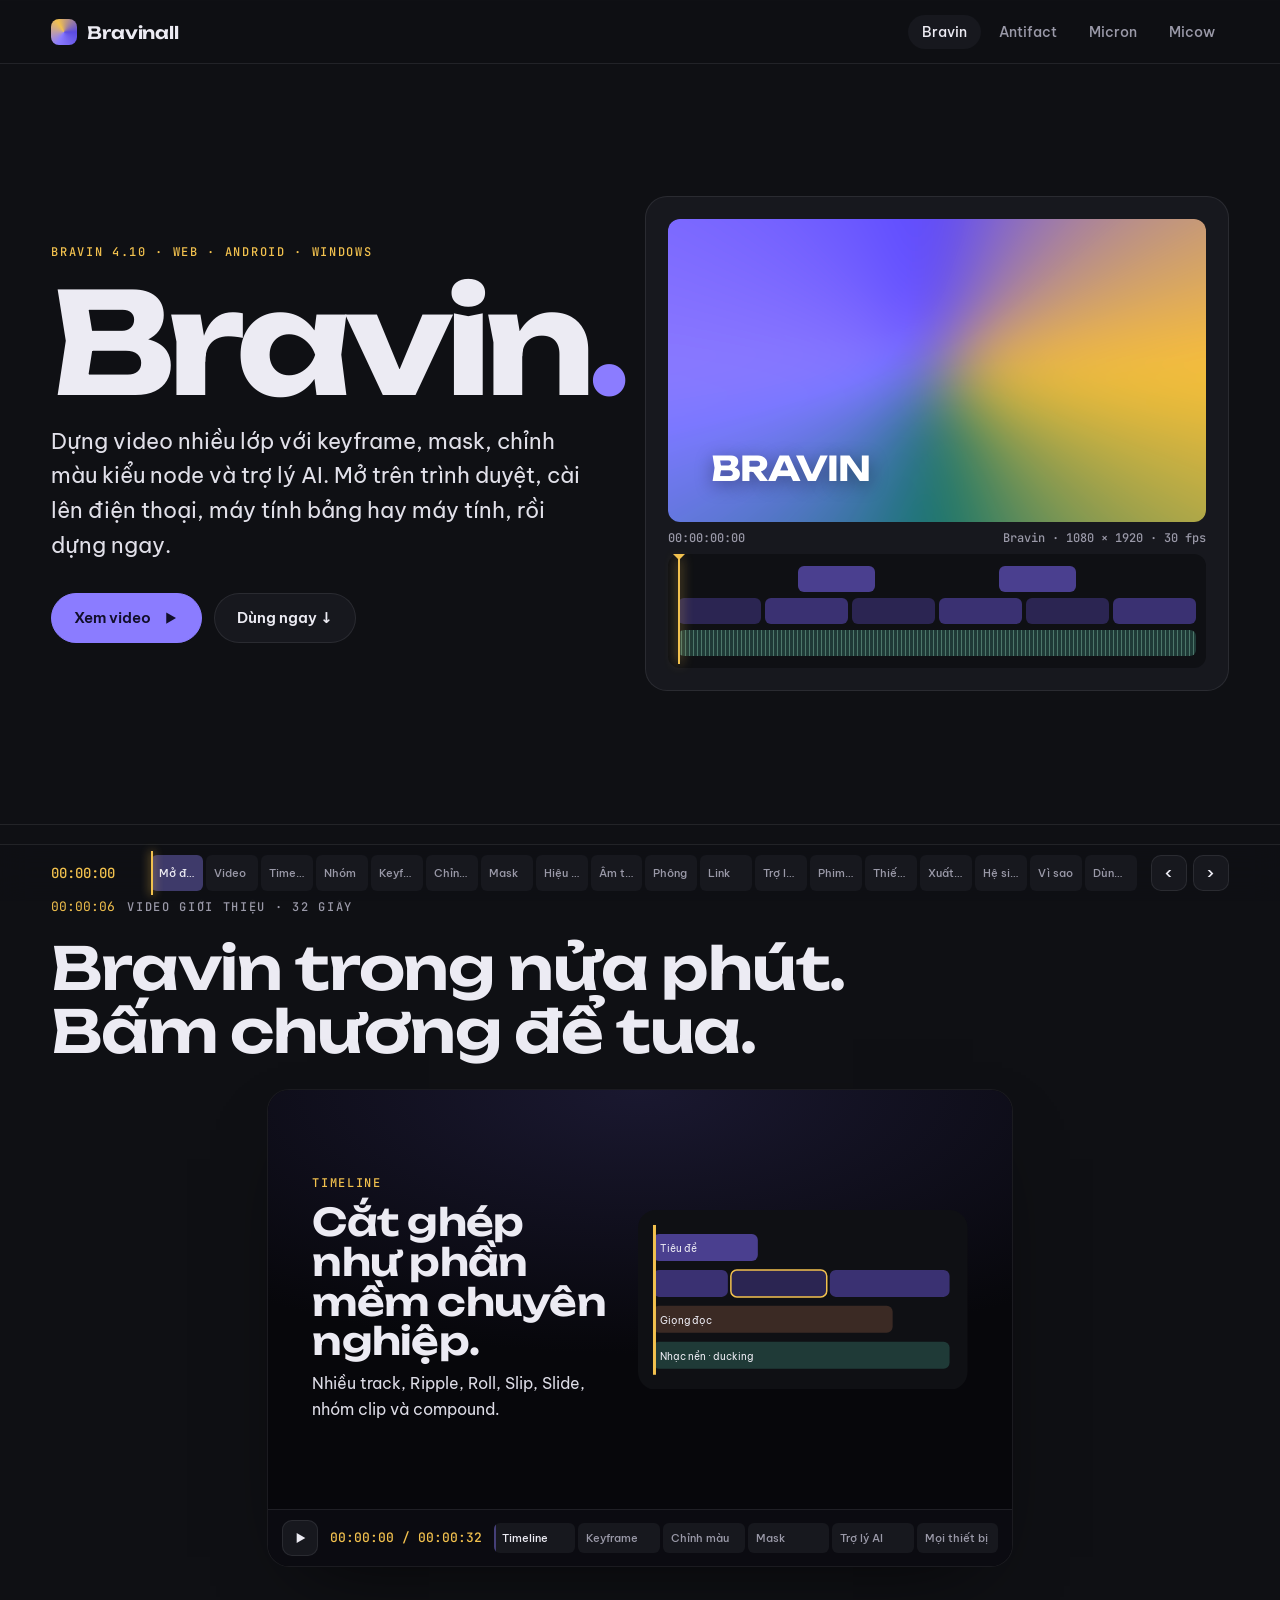
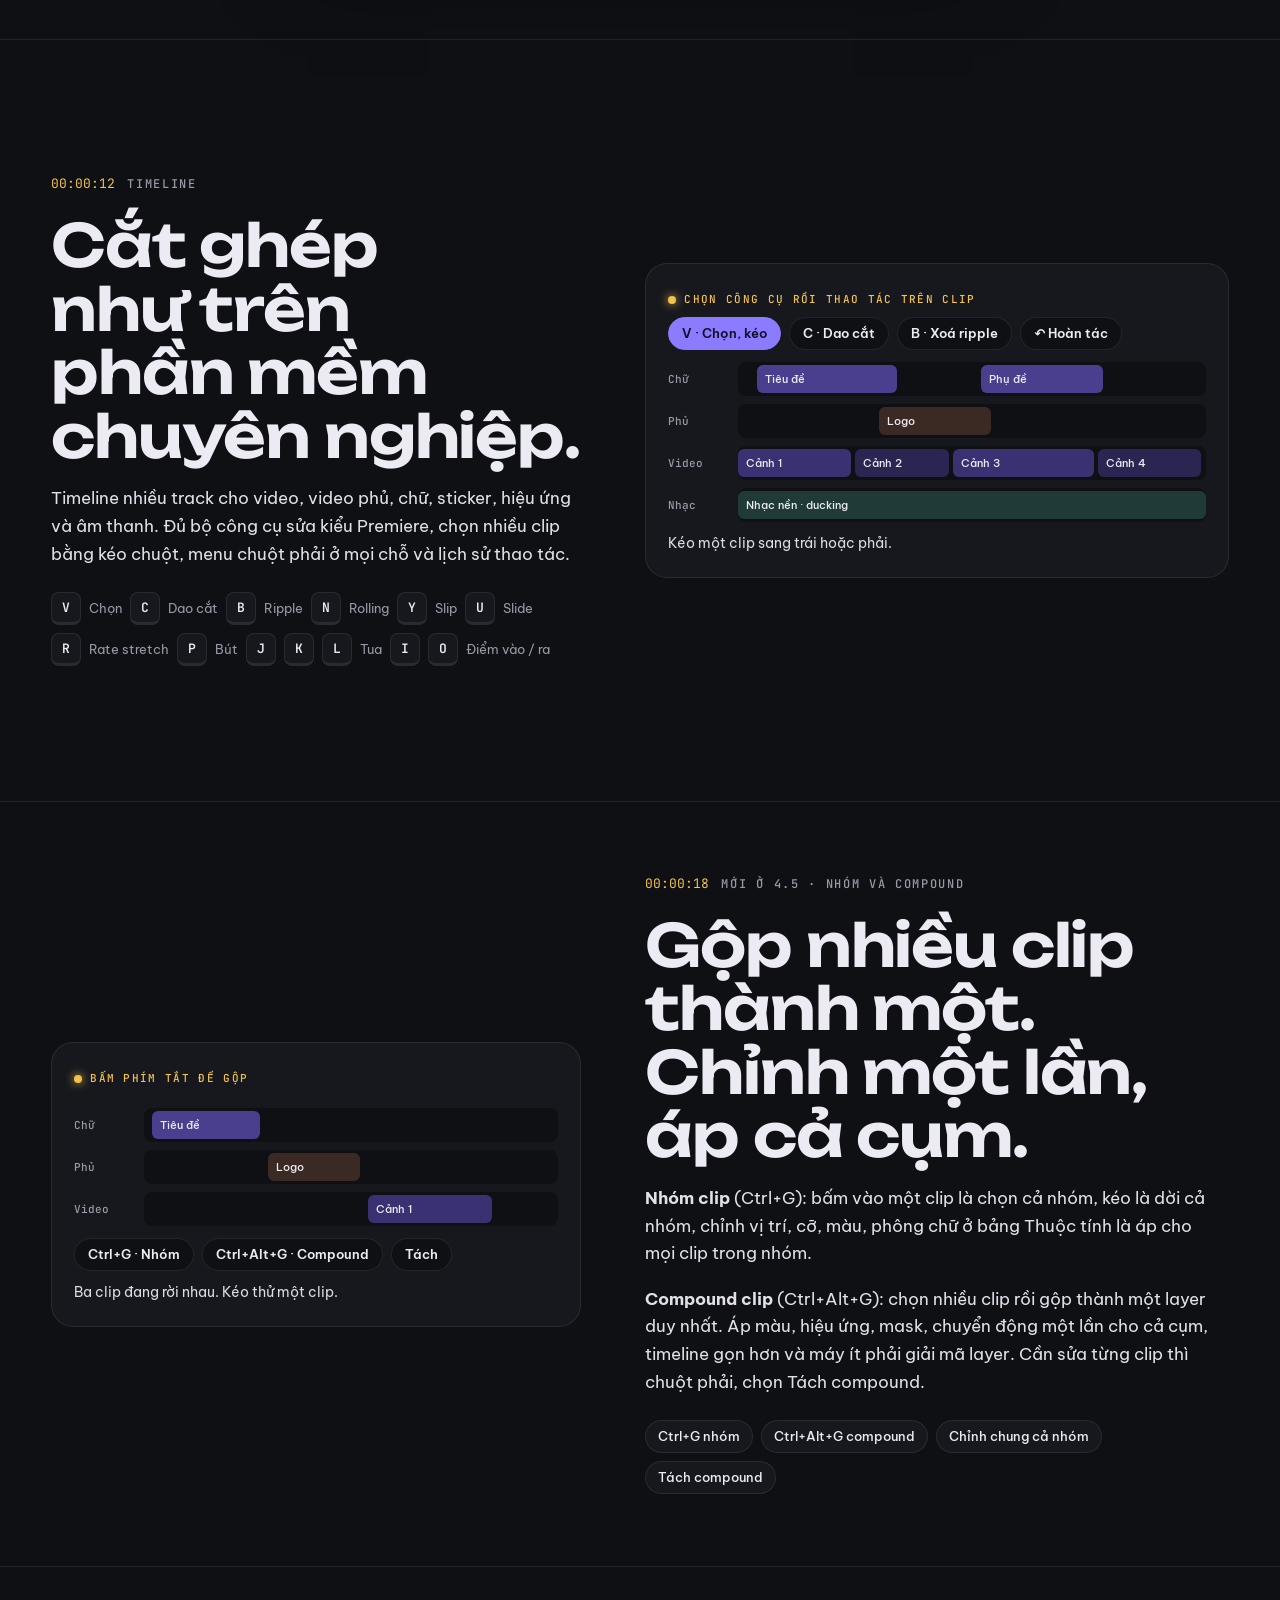
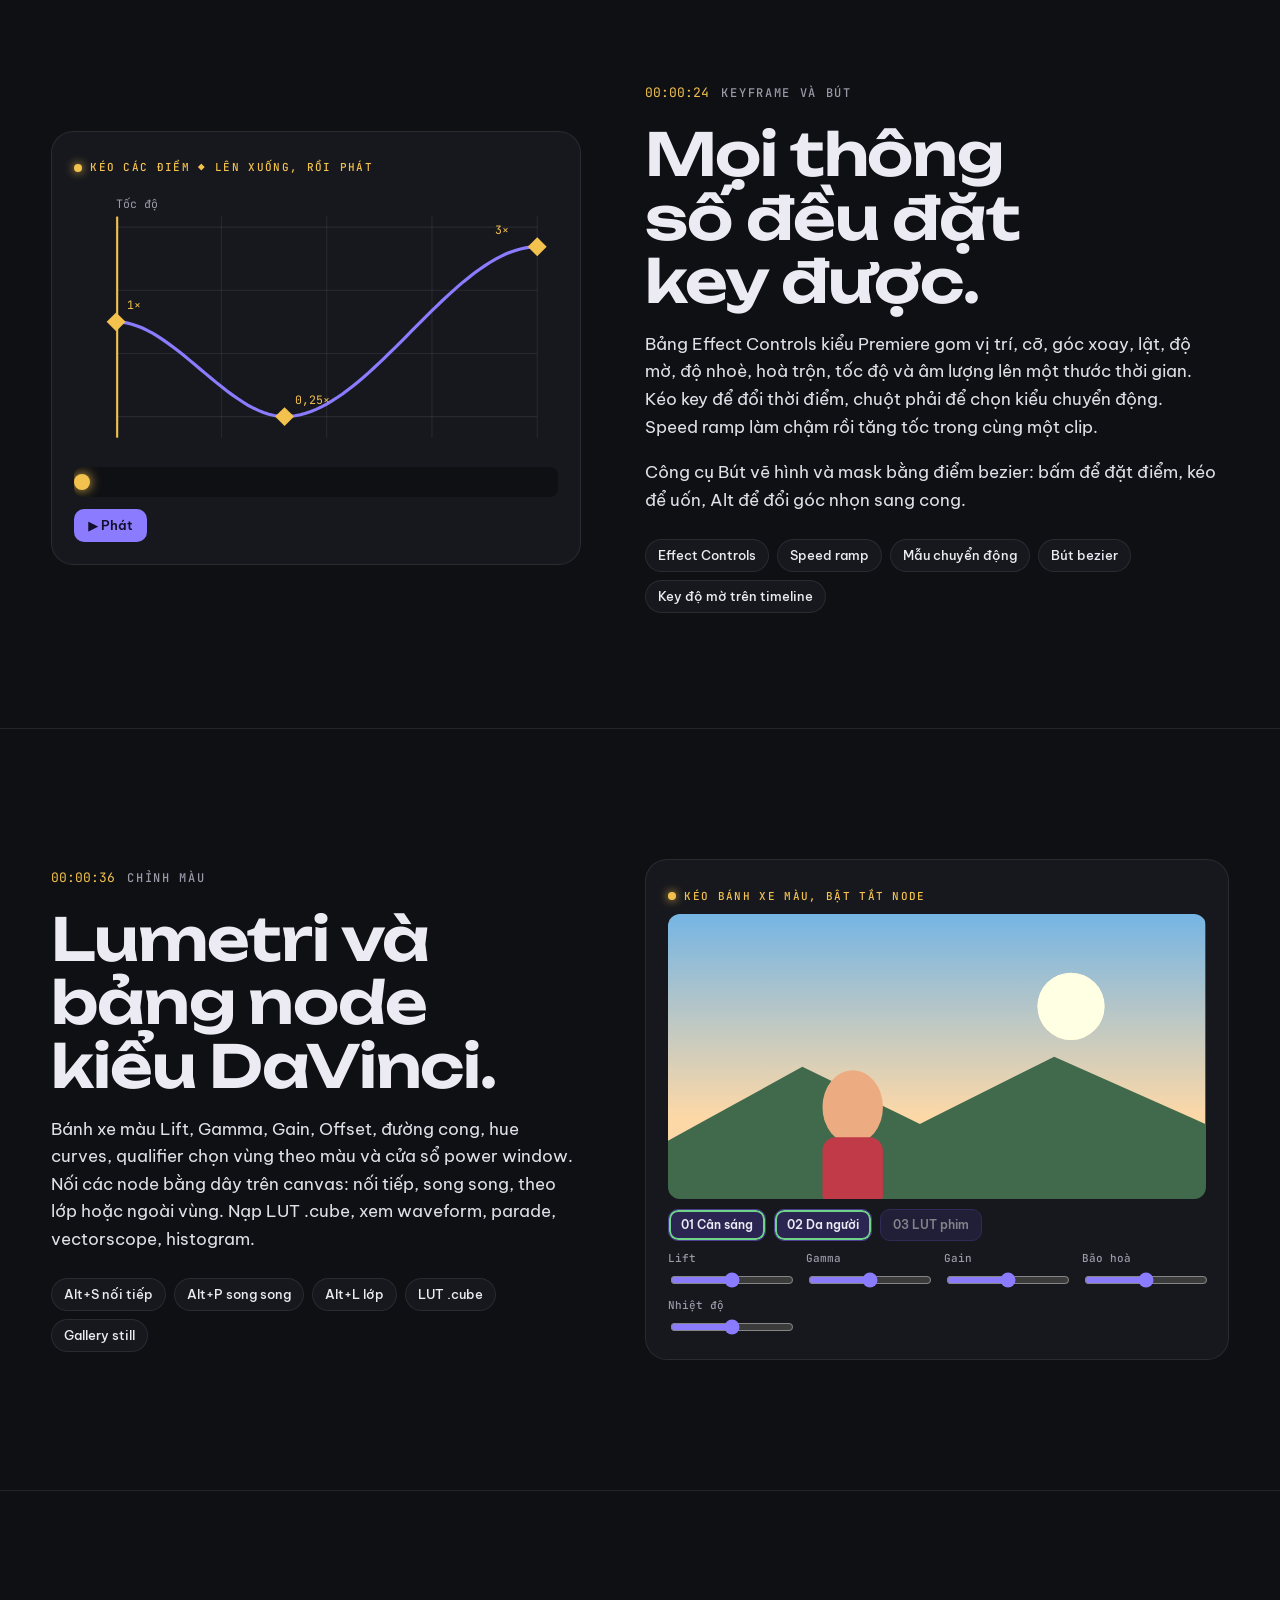
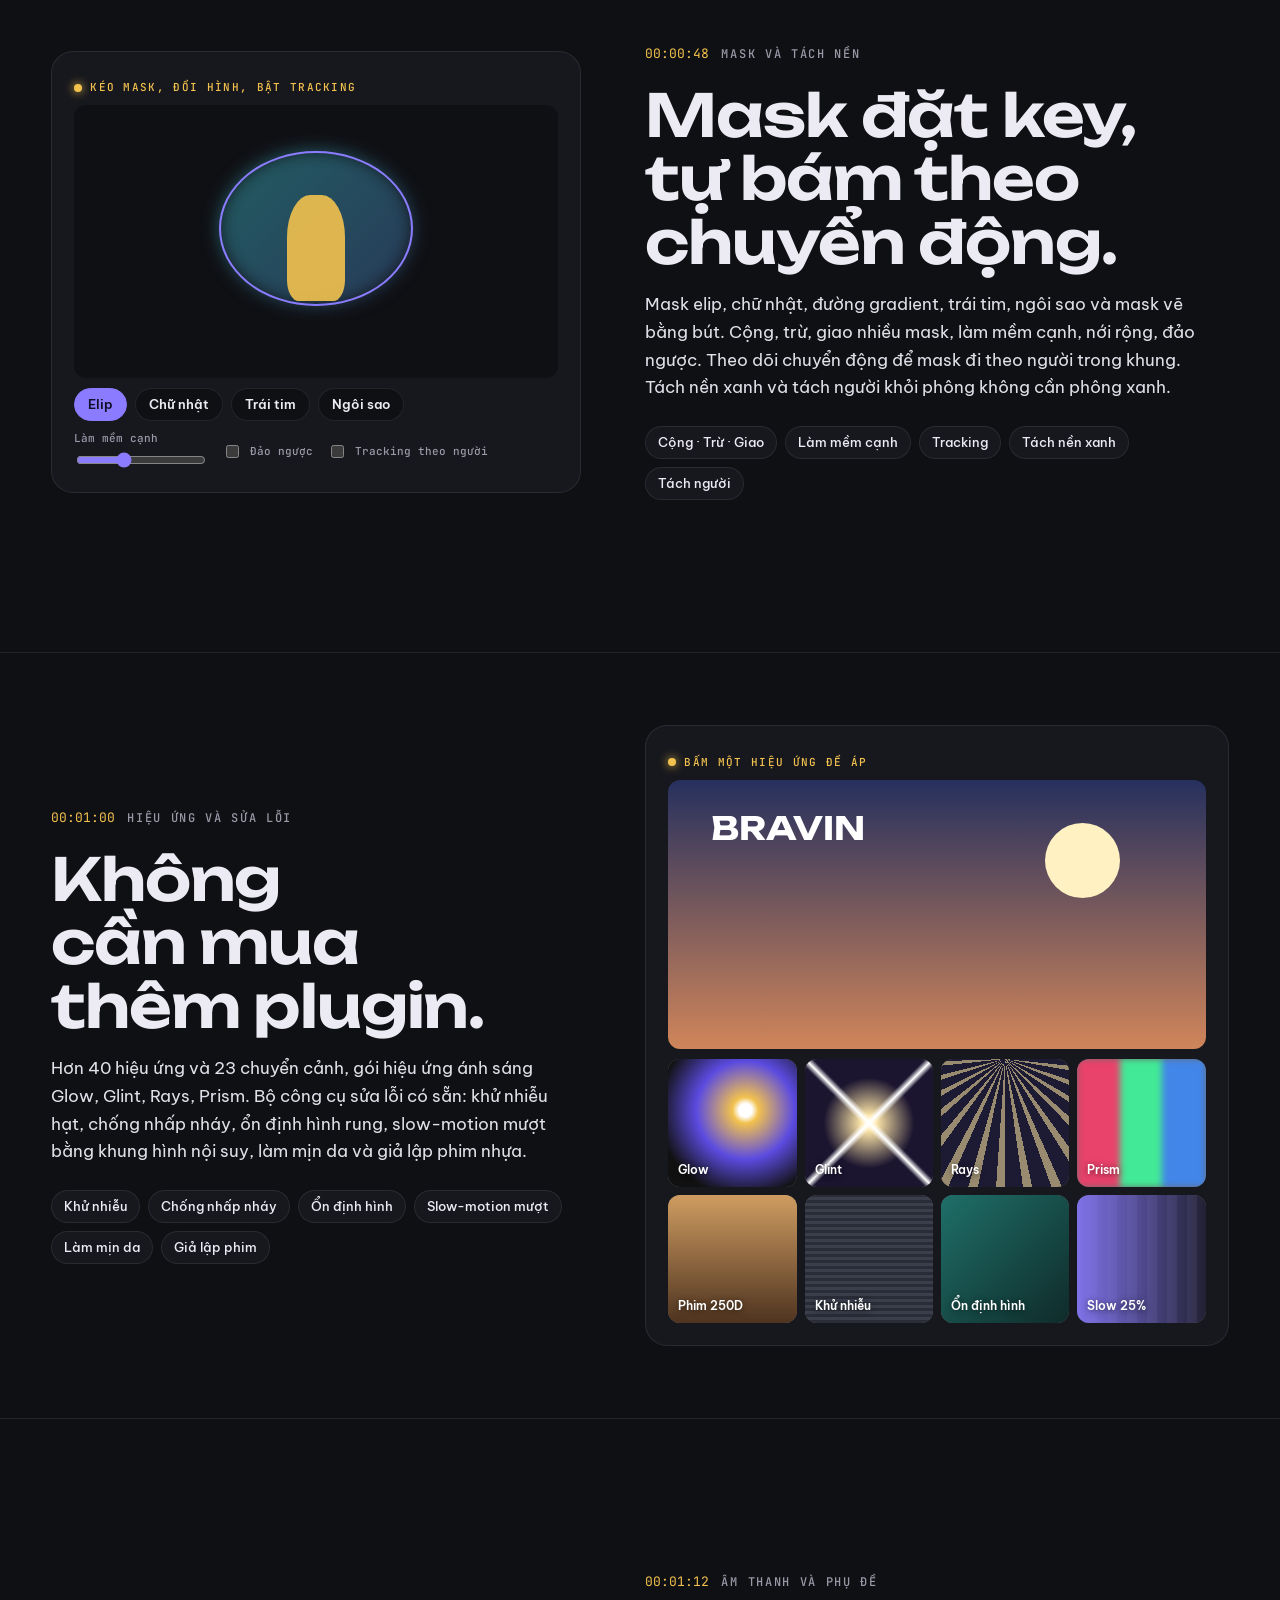
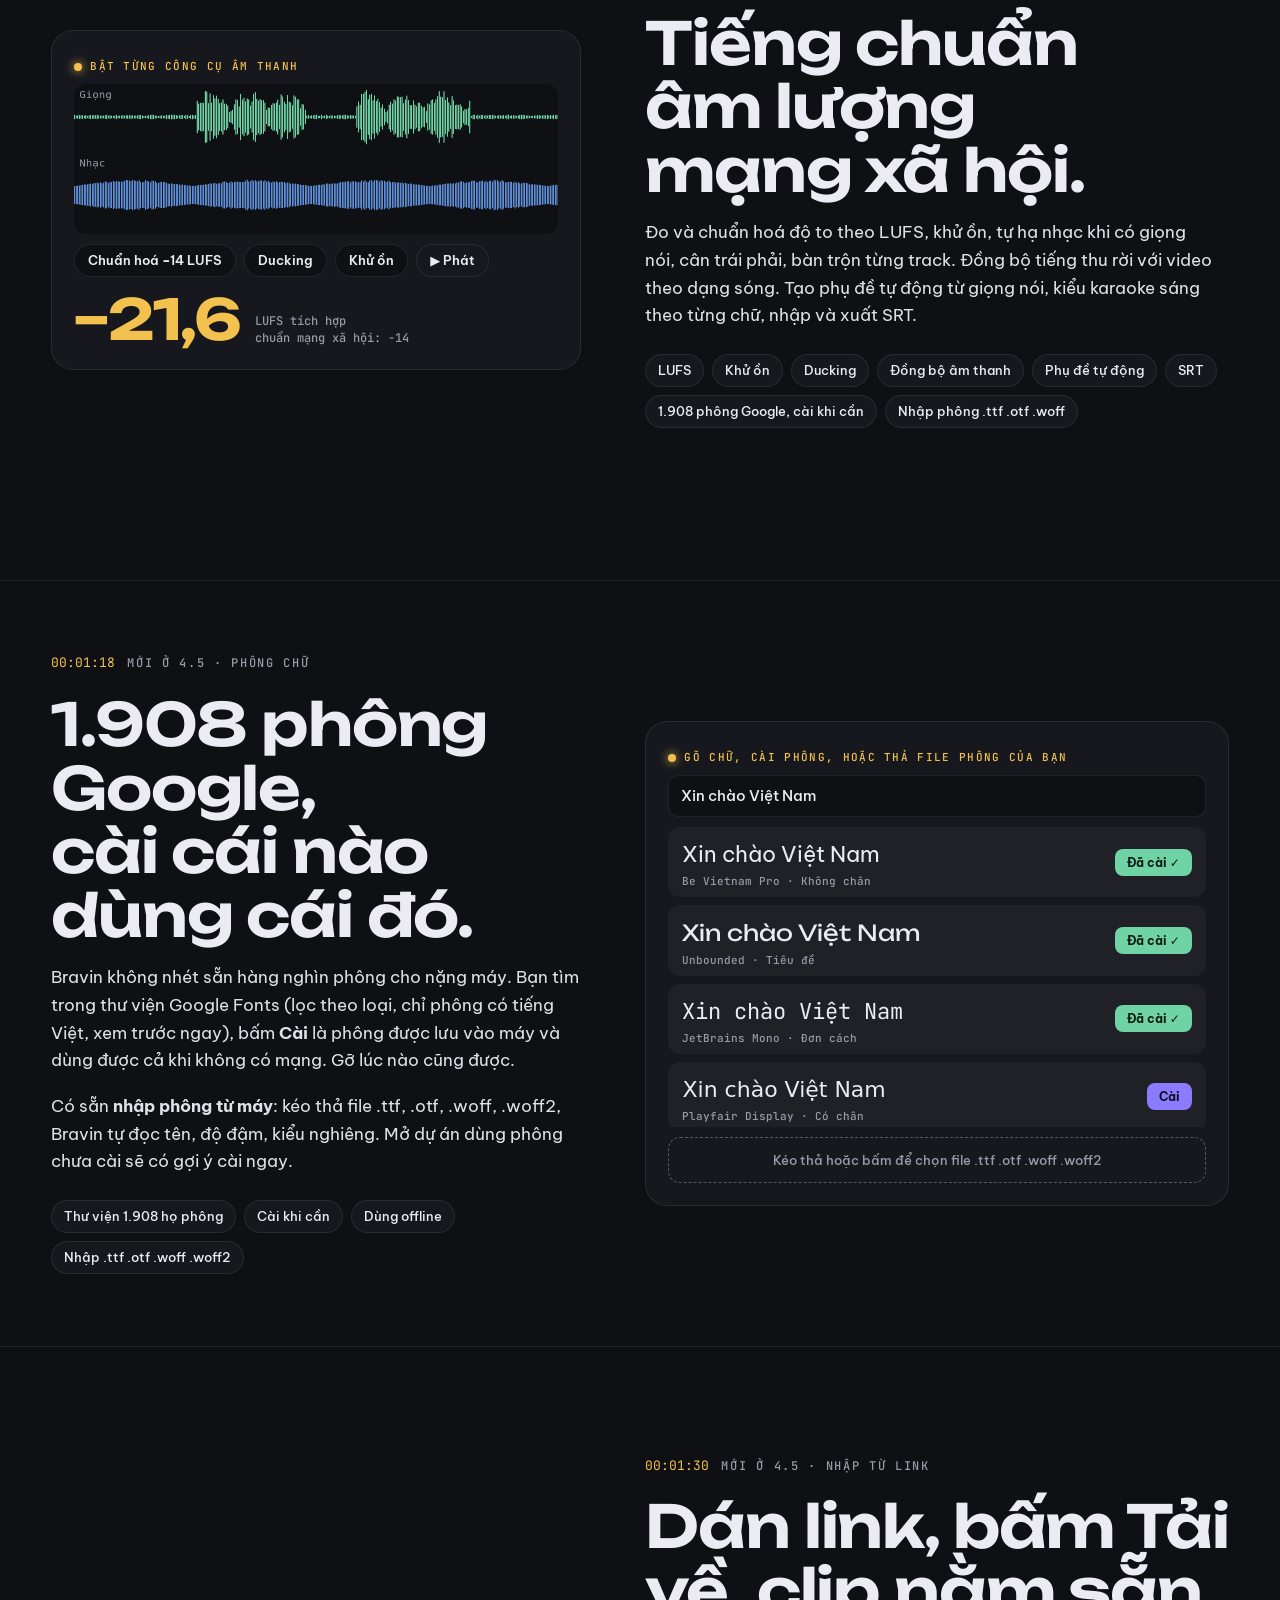
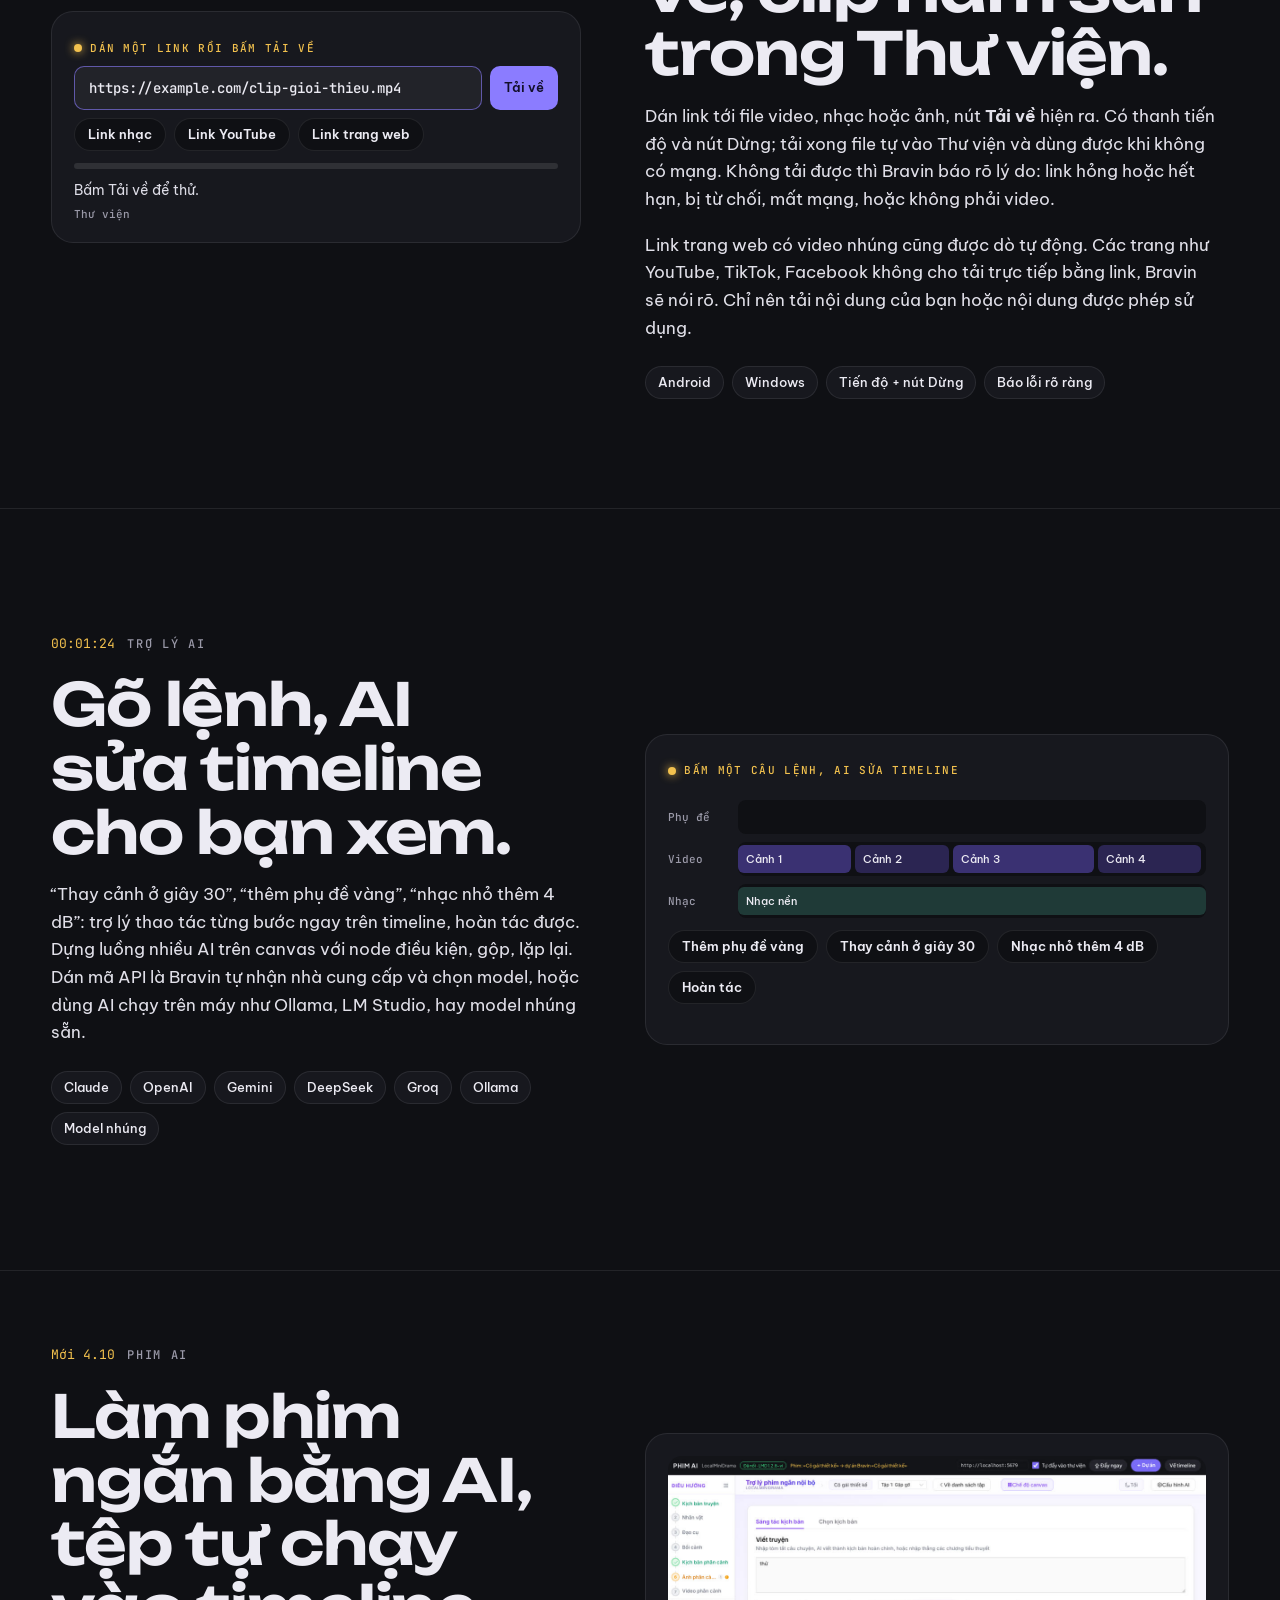
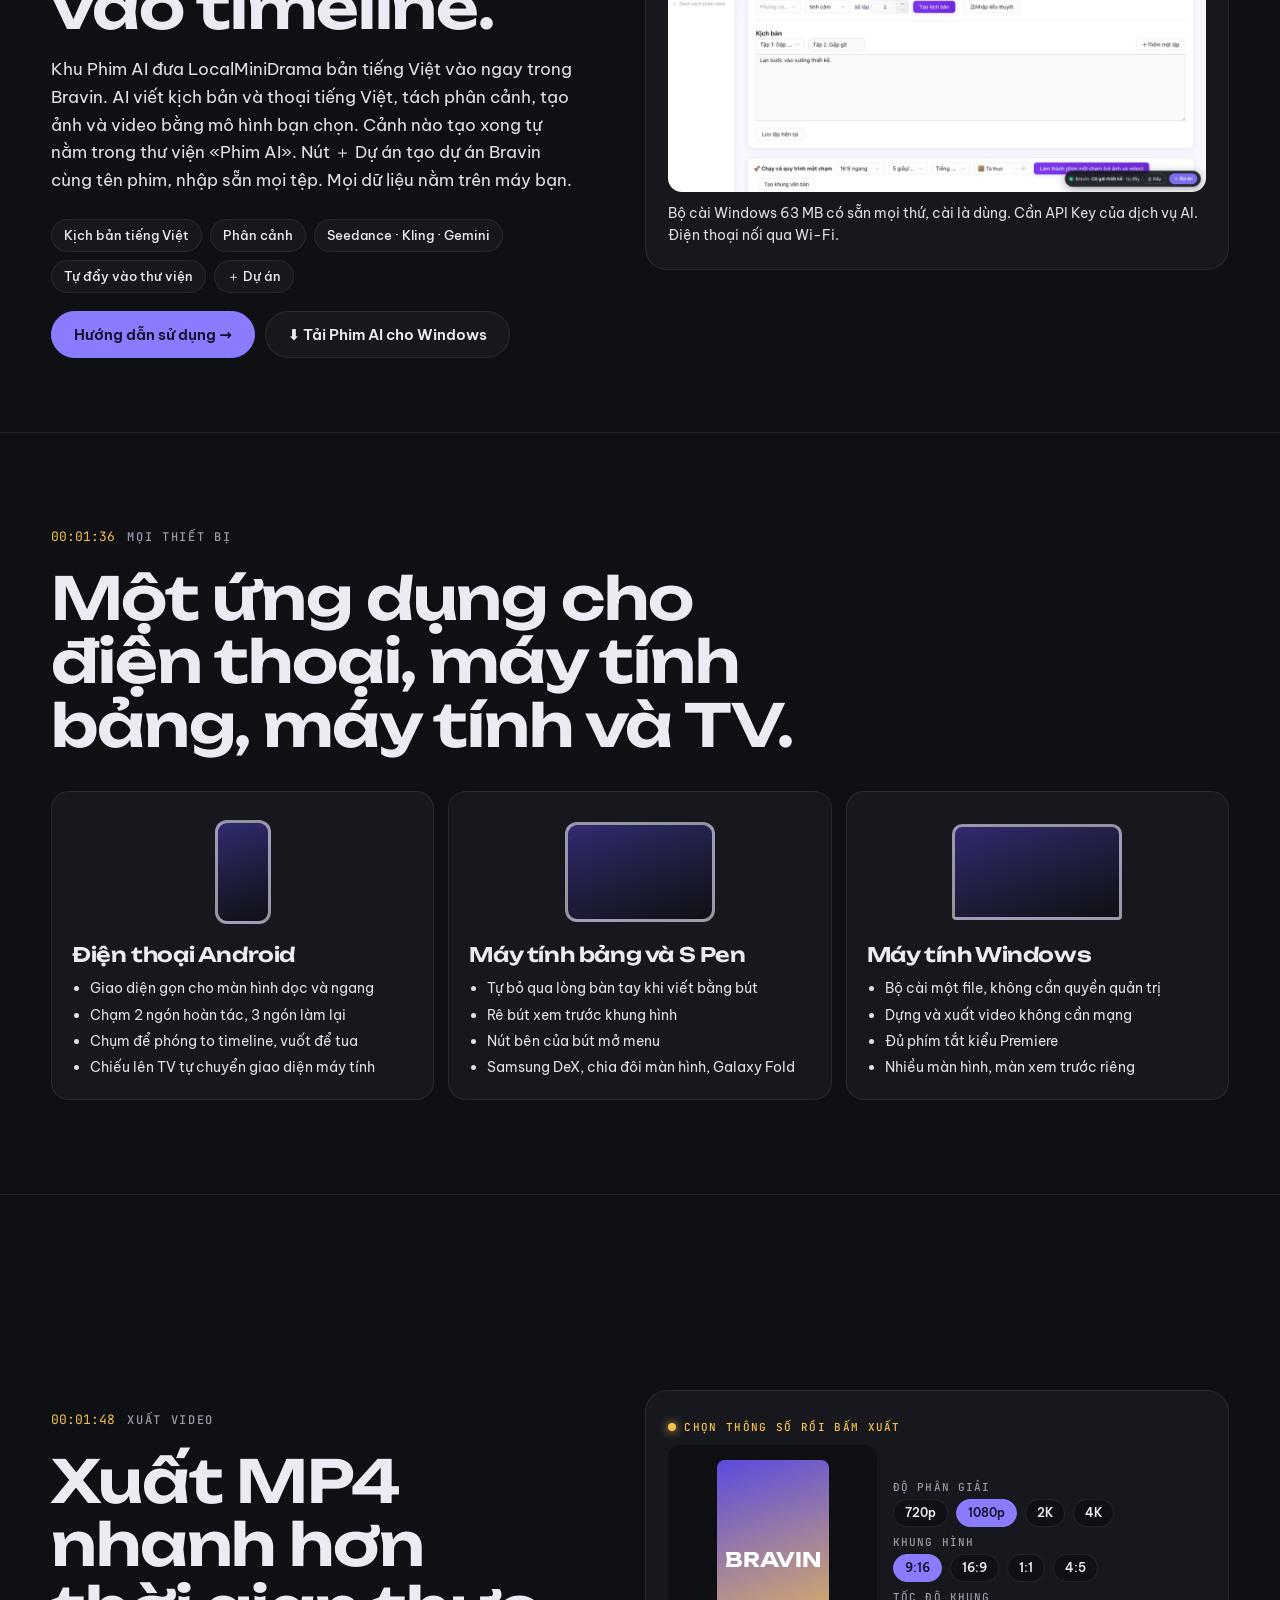
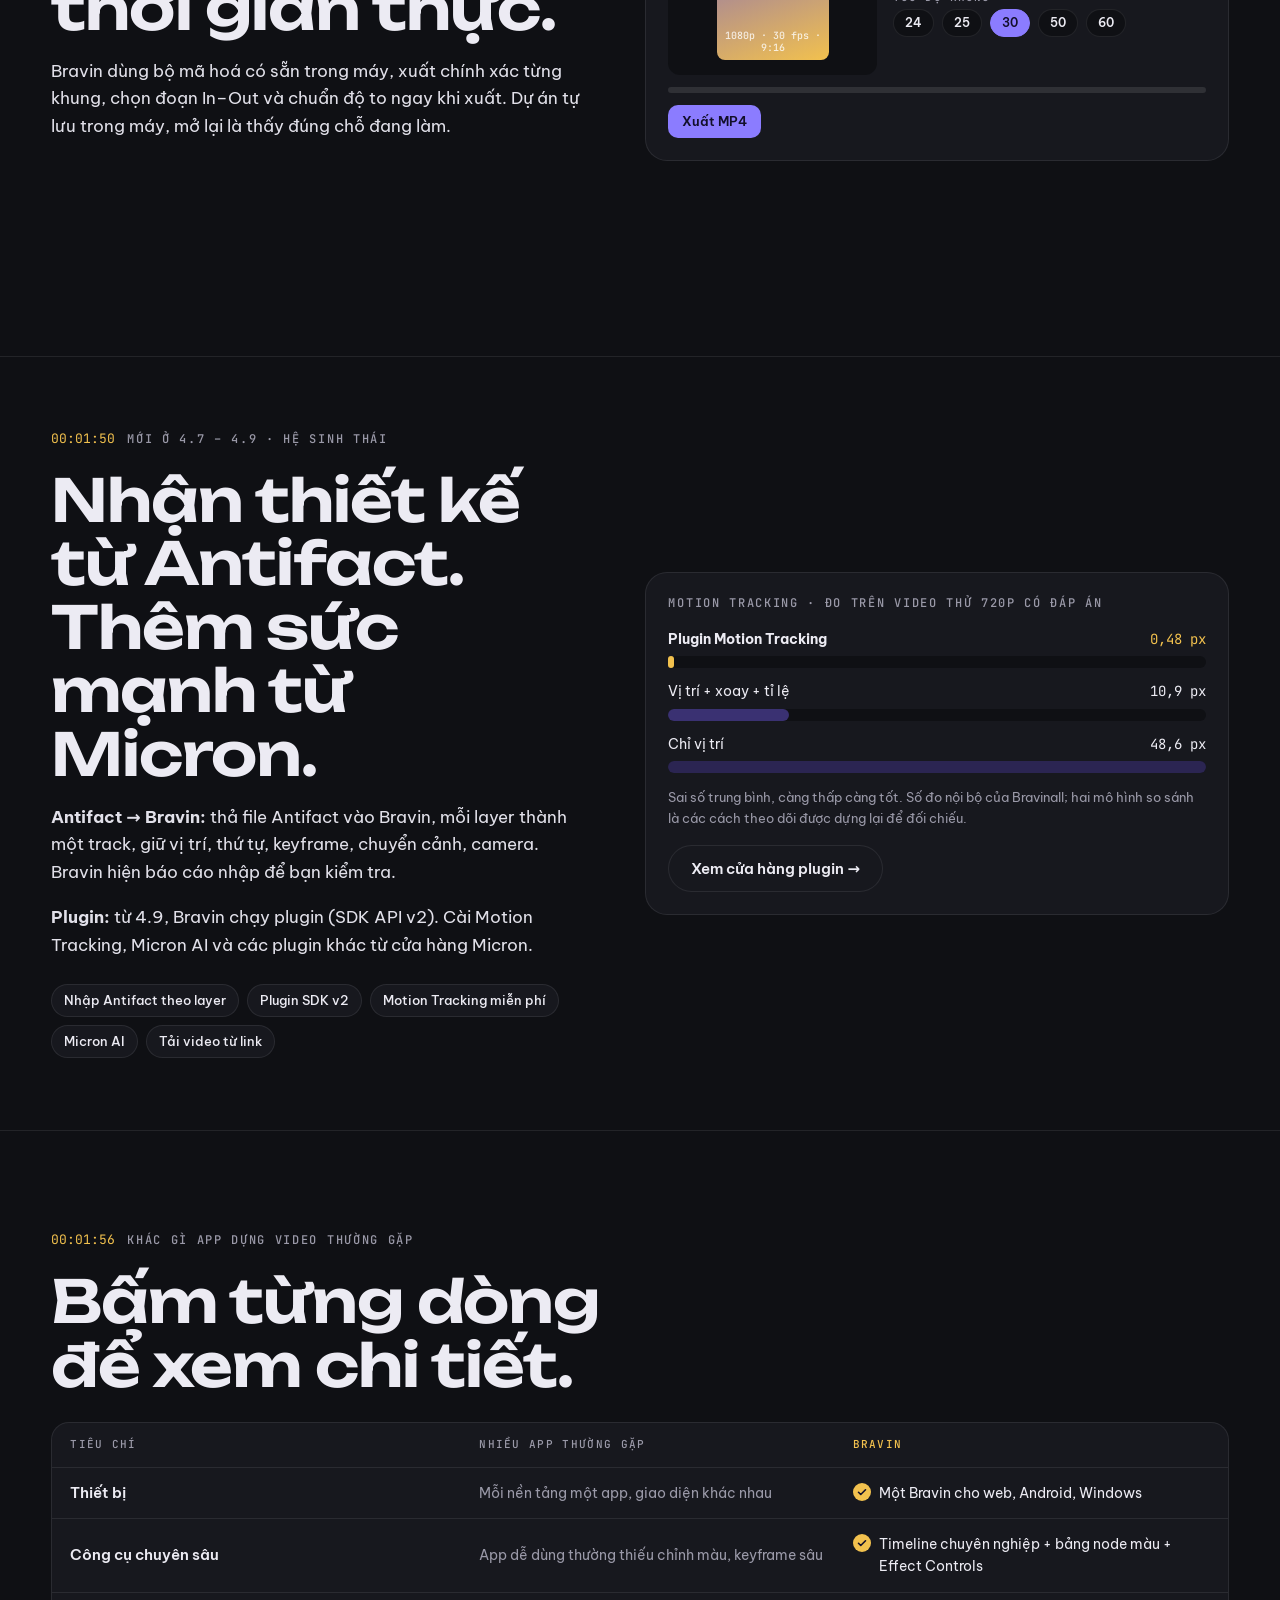
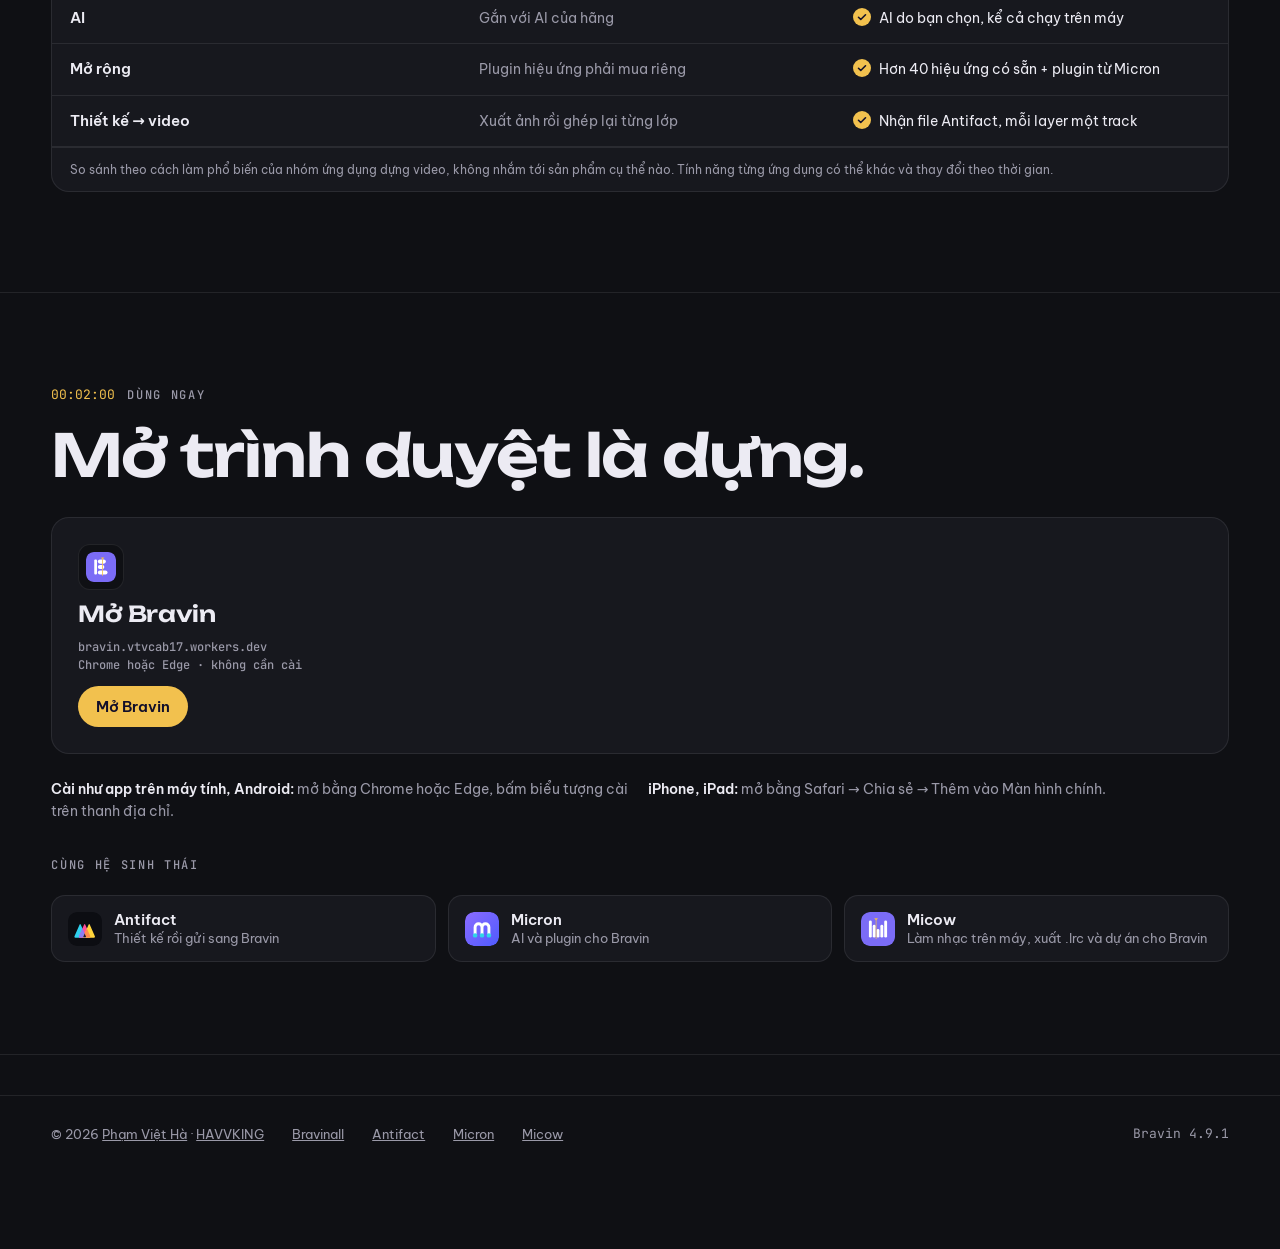
<file: site/bravin.html>
<!doctype html>
<html lang="vi">
<head>
<meta charset="utf-8">
<meta name="viewport" content="width=device-width,initial-scale=1,viewport-fit=cover">
<title>Bravin</title>
<meta name="description" content="Bravin: dựng video nhiều lớp với keyframe, mask, chỉnh màu kiểu node và trợ lý AI trên web, Android và Windows.">
<link rel="icon" href="assets/brand/bravin.svg">
<link rel="preconnect" href="https://fonts.googleapis.com">
<link rel="preconnect" href="https://fonts.gstatic.com" crossorigin>
<link rel="stylesheet" href="https://fonts.googleapis.com/css2?family=Be+Vietnam+Pro:wght@400;500;600&family=JetBrains+Mono:wght@500&family=Unbounded:wght@500;600;700&display=swap">
<link rel="stylesheet" href="assets/site.css">
<style>.others{display:grid;grid-template-columns:repeat(auto-fit,minmax(240px,1fr));gap:12px;margin-top:22px}.others a{display:flex;align-items:center;gap:12px;padding:14px 16px;border-radius:14px;border:1px solid var(--line);background:var(--panel);text-decoration:none;font:600 15px/1.3 var(--f-body)}.others a img{width:34px;height:34px;border-radius:9px}.others a small{display:block;font:400 13px/1.3 var(--f-body);color:var(--muted)}.others a:hover{border-color:var(--iris)}</style>
<style>
html{scroll-snap-type:y proximity;scroll-padding-top:62px}
body{padding-bottom:76px}
.slide{position:relative;min-height:calc(100svh - 62px - 76px);display:flex;align-items:center;scroll-snap-align:start;padding-block:clamp(40px,6vw,72px);border-bottom:1px solid var(--line)}
.slide>.wrap{width:100%}
.split{display:grid;grid-template-columns:minmax(0,1fr) minmax(0,1.1fr);gap:clamp(28px,5vw,80px);align-items:center}
.split.rev>:first-child{order:2}
.kicker{display:flex;align-items:center;gap:12px;margin-bottom:18px}
.kicker .tc{color:var(--gold);font-size:13px}
.kicker .eyebrow{color:var(--muted)}
.slide h2{font-size:clamp(30px,4.6vw,60px)}
.slide .body{margin-top:18px;font-size:clamp(16px,1.35vw,18px);max-width:52ch;color:color-mix(in srgb,var(--fg) 86%,var(--muted))}
.chips{display:flex;flex-wrap:wrap;gap:8px;margin-top:24px}
.chip{font:500 13px/1 var(--f-body);padding:9px 12px;border-radius:999px;background:var(--panel);border:1px solid var(--line)}
.keys{display:flex;flex-wrap:wrap;gap:8px;margin-top:24px}
.key{display:flex;align-items:center;gap:8px;font-size:13px;color:var(--muted)}
.key kbd{font:600 13px/1 var(--f-mono);color:var(--fg);min-width:30px;text-align:center;padding:8px 9px;border-radius:8px;background:var(--panel);border:1px solid var(--line);border-bottom-width:3px}
.stage{position:relative;background:var(--panel);border:1px solid var(--line);border-radius:22px;padding:clamp(14px,2vw,22px);overflow:hidden}
.stage svg{display:block;width:100%;height:auto}

/* hero */
.hero h1{font-size:clamp(56px,11vw,168px);font-weight:700;letter-spacing:-.05em;line-height:.9}
.hero h1 em{font-style:normal;color:var(--iris)}
.hero .body{font-size:clamp(17px,1.7vw,22px);max-width:40ch}
.cta{display:flex;flex-wrap:wrap;gap:12px;margin-top:30px}
.ed{display:grid;gap:10px}
.ed .pv{aspect-ratio:16/9;max-width:100%;border-radius:12px;overflow:hidden;position:relative;background:#000}
.ed .pv::before{content:"";position:absolute;inset:-40%;background:conic-gradient(from 0deg,#5b4be0,#f2c14e,#1f6f68,#8b7cff,#5b4be0);filter:blur(30px) saturate(1.2);animation:spin 16s linear infinite}
.ed .pv::after{content:"BRAVIN";position:absolute;left:8%;bottom:12%;font:700 clamp(18px,3vw,34px)/1 var(--f-display);letter-spacing:-.03em;color:#fff;text-shadow:0 4px 18px rgba(0,0,0,.4)}
@keyframes spin{to{transform:rotate(360deg)}}
.ed .tl{position:relative;display:grid;gap:6px;padding:12px 10px;border-radius:12px;background:var(--ink)}
.ed .tr{display:flex;gap:4px;height:26px}
.ed .tr i{display:block;border-radius:6px;flex:1;background:var(--clip-a)}
.ed .tr.v i:nth-child(2n){background:#3a3172}
.ed .tr.t i{background:#4a3f8f;flex:.6}.ed .tr.t i:nth-child(odd){opacity:0;flex:.9}
.ed .tr.a i{background:var(--clip-b);background-image:repeating-linear-gradient(90deg,transparent 0 3px,rgba(160,230,200,.35) 3px 4px)}
.ed .ph{position:absolute;top:4px;bottom:4px;width:2px;background:var(--gold);left:10px;animation:sweep 9s linear infinite;box-shadow:0 0 12px var(--gold)}
.ed .ph::before{content:"";position:absolute;top:-4px;left:-5px;border:6px solid transparent;border-top-color:var(--gold)}
@keyframes sweep{to{left:calc(100% - 12px)}}
.ed .tcbar{display:flex;justify-content:space-between;font:500 12px/1 var(--f-mono);color:var(--muted)}

/* timeline slide */
.rows{display:grid;gap:8px}
.row{display:grid;grid-template-columns:62px minmax(0,1fr);gap:8px;align-items:center;font:500 11px/1 var(--f-mono);color:var(--muted)}
.row .lane{position:relative;height:34px;border-radius:8px;background:var(--ink)}
.row .clip{position:absolute;top:3px;bottom:3px;border-radius:6px;font:500 11px/28px var(--f-body);color:var(--fg);padding-left:8px;white-space:nowrap;overflow:hidden}
.c1{background:#3a3172}.c2{background:var(--clip-a)}.c3{background:var(--clip-b)}.c4{background:var(--clip-c)}.c5{background:#4a3f8f}
.row .clip.sel{box-shadow:inset 0 0 0 2px var(--gold)}
.rp2{animation:rp2 3.6s ease-in-out infinite}.rp3{animation:rp3 3.6s ease-in-out infinite}.rp4{animation:rp4 3.6s ease-in-out infinite}
@keyframes rp2{0%,20%,100%{width:20%}50%,70%{width:12%}}
@keyframes rp3{0%,20%,100%{left:46%}50%,70%{left:38%}}
@keyframes rp4{0%,20%,100%{left:77%}50%,70%{left:69%}}

/* effect tiles */
.tiles{display:grid;grid-template-columns:repeat(4,minmax(0,1fr));gap:8px}
.tile{aspect-ratio:1;max-width:100%;border-radius:12px;position:relative;overflow:hidden;display:flex;align-items:flex-end;padding:10px;font:600 12px/1.2 var(--f-body);color:#fff}
.tile::before{content:"";position:absolute;inset:0;z-index:0}
.tile span{position:relative;text-shadow:0 1px 6px rgba(0,0,0,.6)}
.t1::before{background:radial-gradient(circle at 60% 40%,#fff 0 6%,#f2c14e 12%,#5b4be0 45%,#111 80%)}
.t2::before{background:linear-gradient(45deg,transparent 47%,#fff 50%,transparent 53%),linear-gradient(-45deg,transparent 47%,#fff 50%,transparent 53%),radial-gradient(circle,#ffe7a8 0 8%,#1b1530 50%)}
.t3::before{background:repeating-conic-gradient(from 0deg at 50% 0%,rgba(255,231,160,.55) 0 4deg,transparent 4deg 12deg),#1d1a33}
.t4::before{background:linear-gradient(90deg,#ff3b6b 0 33%,#3bff9e 33% 66%,#3b8bff 66%);filter:blur(3px);opacity:.85}
.t5::before{background:linear-gradient(#c48a4e,#5b3a26);filter:contrast(1.2) sepia(.4)}
.t6::before{background:repeating-linear-gradient(0deg,#2a2d38 0 3px,#3b3f4c 3px 6px)}
.t7::before{background:linear-gradient(135deg,#1f6f68,#0f2b2a)}
.t8::before{background:linear-gradient(90deg,rgba(139,124,255,.9),rgba(139,124,255,.1)),repeating-linear-gradient(90deg,#15161c 0 10px,#22232b 10px 20px)}

/* audio */
.meter{display:flex;align-items:end;gap:14px;margin-top:14px}
.meter .v{font:700 clamp(34px,5vw,56px)/1 var(--f-display);color:var(--gold);letter-spacing:-.03em}
.meter small{font:500 12px/1.4 var(--f-mono);color:var(--muted)}
canvas.wave{display:block;width:100%;height:150px;border-radius:12px;background:var(--ink)}

/* devices */
.devices{display:grid;grid-template-columns:repeat(3,minmax(0,1fr));gap:14px}
.dev{display:flex;flex-direction:column;gap:12px;padding:20px;border-radius:var(--r);background:var(--panel);border:1px solid var(--line)}
.dev .shape{height:120px;display:flex;align-items:center;justify-content:center}
.dev .shape i{display:block;border:3px solid color-mix(in srgb,var(--fg) 60%,transparent);border-radius:12px;background:linear-gradient(160deg,color-mix(in srgb,var(--iris-deep) 45%,var(--ink)),var(--ink))}
.dev h3{font-size:20px}
.dev ul{margin:0;padding-left:18px;color:color-mix(in srgb,var(--fg) 86%,var(--muted));font-size:14px;display:grid;gap:4px}

/* export spec */
.spec{width:100%;border-collapse:collapse;font-size:14px}
.spec th,.spec td{text-align:left;padding:12px 10px;border-bottom:1px solid var(--line);vertical-align:top}
.spec th{font:500 11px/1.4 var(--f-mono);letter-spacing:.12em;text-transform:uppercase;color:var(--muted);width:34%}
.spec td{font-variant-numeric:tabular-nums}

/* download */
.dl{display:grid;grid-template-columns:repeat(3,minmax(0,1fr));gap:16px;margin-top:34px}
.get{display:flex;flex-direction:column;gap:12px;padding:26px;border-radius:var(--r);border:1px solid var(--line);background:var(--panel);text-decoration:none;transition:transform .2s,border-color .2s}
.get:hover{transform:translateY(-3px);border-color:var(--iris)}
.get .ic{width:46px;height:46px;border-radius:12px;display:grid;place-items:center;background:var(--ink);border:1px solid var(--line)}
.get .ic svg{width:24px;height:24px}
.get h3{font-size:22px}
.get .meta{font:500 12px/1.5 var(--f-mono);color:var(--muted)}
.get .act{margin-top:auto;display:inline-flex;align-items:center;gap:8px;font:600 15px/1 var(--f-body);color:#120f2a;background:var(--iris);padding:13px 18px;border-radius:999px;align-self:flex-start}
.get.web .act{background:var(--gold)}
.notes{margin-top:24px;display:grid;grid-template-columns:repeat(2,minmax(0,1fr));gap:16px;color:var(--muted);font-size:14px}
.notes b{color:var(--fg);font-weight:600}

/* scrubber */
.scrub{position:fixed;left:0;right:0;bottom:0;z-index:50;background:color-mix(in srgb,var(--ink) 90%,transparent);backdrop-filter:blur(14px);-webkit-backdrop-filter:blur(14px);border-top:1px solid var(--line);padding:10px var(--gutter) calc(10px + env(safe-area-inset-bottom,0px))}
.scrub .in{max-width:1320px;margin-inline:auto;display:grid;grid-template-columns:auto minmax(0,1fr) auto;gap:14px;align-items:center}
.scrub .tcv{font:500 14px/1 var(--f-mono);color:var(--gold);font-variant-numeric:tabular-nums;min-width:86px}
.scrub .track{position:relative;display:flex;gap:3px;height:36px}
.scrub .track button{flex:1;min-width:0;border:0;border-radius:6px;background:var(--panel);color:var(--muted);font:500 11px/36px var(--f-body);white-space:nowrap;overflow:hidden;text-overflow:ellipsis;padding:0 8px;cursor:pointer;text-align:left;transition:background-color .2s,color .2s}
.scrub .track button.on{background:color-mix(in srgb,var(--iris) 34%,var(--panel));color:var(--fg)}
.scrub .track .head{position:absolute;top:-4px;bottom:-4px;width:2px;background:var(--gold);left:0;pointer-events:none;box-shadow:0 0 10px var(--gold)}
.scrub .nav2{display:flex;gap:6px}
.scrub .nav2 button{width:36px;height:36px;border-radius:10px;border:1px solid var(--line);background:var(--panel);color:var(--fg);cursor:pointer;font:600 16px/1 var(--f-body)}

@media (max-width:980px){
  .split,.split.rev{grid-template-columns:1fr}
  .split.rev>:first-child{order:0}
  .devices,.dl,.notes{grid-template-columns:1fr}
  .tiles{grid-template-columns:repeat(4,minmax(0,1fr))}
}
@media (max-width:640px){
  .scrub .track button{font-size:0;padding:0}
  .scrub .nav2{display:none}
  .scrub .in{grid-template-columns:auto minmax(0,1fr)}
  .tiles{grid-template-columns:repeat(2,minmax(0,1fr))}
  .row{grid-template-columns:44px minmax(0,1fr)}
}
@media (prefers-reduced-motion:reduce){
  .ed .pv::before,.ed .ph,.rp2,.rp3,.rp4{animation:none}
}

.try{display:inline-flex;align-items:center;gap:8px;font:500 11px/1 var(--f-mono);letter-spacing:.12em;text-transform:uppercase;color:var(--gold);margin-bottom:12px}
.try::before{content:"";width:8px;height:8px;border-radius:50%;background:var(--gold);box-shadow:0 0 10px var(--gold)}
.pills{display:flex;flex-wrap:wrap;gap:8px}
.pills button{border:1px solid var(--line);background:var(--ink);color:var(--fg);border-radius:999px;padding:9px 13px;font:600 13px/1 var(--f-body);cursor:pointer}
.pills button:hover{border-color:var(--iris)}
.pills button[aria-pressed="true"]{background:var(--iris);color:#120f2a;border-color:var(--iris)}
.hint{margin-top:10px;font-size:14px;color:color-mix(in srgb,var(--fg) 82%,var(--muted));min-height:1.5em}
.camctl{display:flex;flex-wrap:wrap;gap:10px 14px;align-items:center;margin-top:12px}
.camctl label{display:flex;flex-direction:column;gap:6px;font:500 11px/1 var(--f-mono);color:var(--muted)}
.camctl input[type=range]{accent-color:var(--iris);width:130px}
.camctl .go,.dlrow button{background:var(--iris);color:#120f2a;border:0;border-radius:10px;padding:10px 14px;font:600 13px/1 var(--f-body);cursor:pointer}
.chat{display:grid;gap:8px;max-height:130px;overflow:auto;padding:4px;margin-top:10px}
.chat p{max-width:80%;padding:9px 12px;border-radius:12px;font-size:14px}
.chat .u{justify-self:end;background:var(--iris);color:#120f2a}
.chat .a{background:var(--ink);border:1px solid var(--line)}
/* timeline thao tác được */
.tl2{display:grid;gap:8px;margin-top:12px;user-select:none}
.tl2 .row{display:grid;grid-template-columns:62px minmax(0,1fr);gap:8px;align-items:center;font:500 11px/1 var(--f-mono);color:var(--muted)}
.tl2 .lane{position:relative;height:34px;border-radius:8px;background:var(--ink);touch-action:none}
.tl2 .clip{position:absolute;top:3px;bottom:3px;border-radius:6px;font:500 11px/28px var(--f-body);color:var(--fg);padding-left:8px;white-space:nowrap;overflow:hidden;cursor:grab;transition:left .25s,width .25s,box-shadow .2s}
.tl2 .clip.drag{transition:none;cursor:grabbing;z-index:2;box-shadow:0 0 0 2px var(--gold)}
.tl2.cut .clip{cursor:crosshair}.tl2.rip .clip{cursor:not-allowed}
.tl2 .clip.grp{box-shadow:inset 0 -3px 0 var(--gold)}
.tl2 .clip.new{animation:pop .4s both}
.tl2 .clip.dim{opacity:.55}
/* keyframe */
#kfKeys path{cursor:ns-resize}
.kfbar{position:relative;height:30px;border-radius:8px;background:var(--ink);margin-top:8px;overflow:hidden}
.kfball{position:absolute;top:7px;left:0;width:16px;height:16px;border-radius:50%;background:var(--gold);box-shadow:0 0 12px var(--gold)}
/* chỉnh màu */
.cg-prev{border-radius:12px;overflow:hidden;aspect-ratio:16/8.5}
.cg-prev svg{display:block;width:100%;height:100%;transition:filter .2s}
.cg-nodes{display:flex;gap:8px;margin-top:10px;flex-wrap:wrap}
.cg-nodes button{border:1px solid #4a3f8f;background:#2b2552;color:#ecebf3;border-radius:10px;padding:9px 12px;font:600 12px/1 var(--f-body);cursor:pointer;opacity:.5}
.cg-nodes button[aria-pressed="true"]{opacity:1;box-shadow:0 0 0 2px #6fd38a inset}
.wheels{display:grid;grid-template-columns:repeat(auto-fit,minmax(110px,1fr));gap:10px 14px;margin-top:12px}
.wheels label{display:grid;gap:6px;font:500 11px/1 var(--f-mono);color:var(--muted)}
.wheels input{accent-color:var(--iris);width:100%}
/* mask */
.mk{position:relative;aspect-ratio:16/9;border-radius:12px;overflow:hidden;touch-action:none;cursor:move}
.mk-bg{position:absolute;inset:0;background:#0f1014}
.mk-fg{position:absolute;inset:0;background:linear-gradient(135deg,#1f6f68,#2b2552);transition:-webkit-mask-position .05s}
.mk-sub{position:absolute;width:12%;aspect-ratio:.55;border-radius:40% 40% 20% 20%;background:#f2c14e;opacity:.9;left:44%;top:32%}
.mk-h{position:absolute;border:2px solid #8b7cff;pointer-events:none;border-radius:50%}
/* hiệu ứng */
.fxprev{position:relative;aspect-ratio:16/8;border-radius:12px;overflow:hidden;background:#111}
.fx-scene{position:absolute;inset:0;background:linear-gradient(#26305e,#d0855a);transition:filter .3s}
.fx-scene b{position:absolute;left:8%;top:12%;font:700 clamp(18px,3vw,32px)/1 var(--f-display);color:#fff}
.fx-sun{position:absolute;width:14%;aspect-ratio:1;border-radius:50%;background:#fff1c1;right:16%;top:16%}
.fx-car{position:absolute;width:16%;height:12%;bottom:12%;left:-20%;border-radius:8px 14px 4px 4px;background:#e8e8f0;animation:drive 4s linear infinite}
@keyframes drive{to{left:110%}}
@keyframes shake{0%,100%{transform:translate(0,0)}25%{transform:translate(4px,-3px)}50%{transform:translate(-3px,2px)}75%{transform:translate(2px,3px)}}
.fx-scene.shake{animation:shake .25s linear infinite}
.fx-ov{position:absolute;inset:0;pointer-events:none;transition:opacity .3s}
button.tile{border:0;cursor:pointer;font:600 12px/1.2 var(--f-body);color:#fff;outline-offset:2px}
button.tile[aria-pressed="true"]{outline:3px solid var(--gold)}
/* âm thanh */
#auPlay{background:var(--panel)}
/* phông */
.fsearch{width:100%;background:var(--ink);border:1px solid var(--line);border-radius:10px;color:var(--fg);padding:11px 12px;font:500 15px/1.2 var(--f-body)}
.flist{display:grid;gap:8px;margin-top:10px;max-height:min(300px,34svh);overflow:auto}
.frow{display:flex;justify-content:space-between;align-items:center;gap:10px;padding:10px 14px;border-radius:12px;background:rgba(255,255,255,.04)}
.frow .p{font-size:22px;white-space:nowrap;overflow:hidden;text-overflow:ellipsis;min-width:0}
.frow small{display:block;font:500 11px/1 var(--f-mono);color:var(--muted);margin-top:4px}
.frow button{flex:none;padding:6px 12px;border-radius:8px;border:0;background:#8b7cff;color:#0e0b22;font:700 12px var(--f-body);cursor:pointer}
.frow button.ok{background:#6fd3a5;color:#0d1a14}
.fdrop{display:block;margin-top:10px;padding:14px;border-radius:12px;border:1.5px dashed rgba(236,235,243,.3);text-align:center;color:#9a99a8;font:500 13px var(--f-body);cursor:pointer}
.fdrop.over{border-color:var(--iris);color:var(--fg)}
/* tải link */
.dlrow{display:flex;gap:8px}
.dlrow input{flex:1;min-width:0;padding:12px 14px;border-radius:10px;background:rgba(255,255,255,.05);border:1px solid rgba(139,124,255,.6);font:500 14px var(--f-mono);color:#ecebf3}
.lkbar{height:6px;border-radius:3px;background:rgba(255,255,255,.1);overflow:hidden;margin-top:12px}
.lkbar i{display:block;height:100%;width:0;background:#6fd3a5;transition:width .15s}
.lib{display:flex;flex-wrap:wrap;gap:6px;margin-top:8px;align-items:center}
.lib .lb{font:500 11px/1 var(--f-mono);color:var(--muted);margin-right:4px}
.lib span.f{padding:6px 10px;border-radius:8px;background:rgba(111,211,165,.12);color:#9be8c4;font:600 12px var(--f-body);animation:pop .4s both}
/* xuất */
.xgrid{display:grid;grid-template-columns:minmax(0,.8fr) minmax(0,1.2fr);gap:16px;align-items:center}
.xprev{height:230px;display:grid;place-items:center;background:var(--ink);border-radius:12px}
.xfr{position:relative;height:200px;aspect-ratio:9/16;max-width:94%;border-radius:8px;background:linear-gradient(160deg,#5b4be0,#f2c14e);display:grid;place-items:center;transition:aspect-ratio .35s}
.xfr b{font:700 20px/1 var(--f-display);color:#fff}
.xfr i{position:absolute;bottom:6px;left:0;right:0;text-align:center;font:500 10px/1.2 var(--f-mono);font-style:normal;color:#ffffffcc}
.xopt{display:grid;gap:10px}
.xopt>div>span{display:block;font:500 11px/1 var(--f-mono);letter-spacing:.1em;text-transform:uppercase;color:var(--muted);margin-bottom:6px}
.xopt .pills button{padding:7px 11px;font-size:12px}
@media (max-width:640px){.xgrid{grid-template-columns:1fr}.tl2 .row{grid-template-columns:44px minmax(0,1fr)}}
</style>
</head>
<body>
<header class="bar">
  <div class="wrap">
    <a class="logo" href="index.html"><i aria-hidden="true"></i>Bravinall</a>
    <nav class="nav" aria-label="Sản phẩm">
      <a href="bravin.html" aria-current="page">Bravin</a>
      <a href="antifact.html">Antifact</a>
      <a href="micron.html">Micron</a>
      <a href="micow.html">Micow</a>
    </nav>
  </div>
</header>

<main id="deck">
  <!-- 1 -->
  <section class="slide hero" id="mo-dau" data-label="Mở đầu">
    <div class="wrap split">
      <div>
        <p class="eyebrow">Bravin 4.10 · Web · Android · Windows</p>
        <h1 style="margin-top:18px">Bravin<em>.</em></h1>
        <p class="body">Dựng video nhiều lớp với keyframe, mask, chỉnh màu kiểu node và trợ lý AI. Mở trên trình duyệt, cài lên điện thoại, máy tính bảng hay máy tính, rồi dựng ngay.</p>
        <div class="cta">
          <a class="btn primary" href="#video">Xem video
            <svg viewBox="0 0 24 24" fill="currentColor"><path d="M7 4.5v15l13-7.5z"/></svg></a>
          <a class="btn" href="#tai-ve">Dùng ngay ↓</a>
        </div>
      </div>
      <div class="ed stage rise" aria-hidden="true">
        <div class="pv"></div>
        <div class="tcbar"><span>00:00:00:00</span><span>Bravin · 1080 × 1920 · 30 fps</span></div>
        <div class="tl">
          <div class="tr t"><i></i><i></i><i></i><i></i><i></i></div>
          <div class="tr v"><i></i><i></i><i></i><i></i><i></i><i></i></div>
          <div class="tr a"><i></i></div>
          <div class="ph"></div>
        </div>
      </div>
    </div>
  </section>


  <!-- Video giới thiệu -->
  <section class="slide" id="video" data-label="Video">
    <div class="wrap">
      <div class="kicker"><span class="tc">00:00:06</span><span class="eyebrow">Video giới thiệu · 32 giây</span></div>
      <h2 style="max-width:20ch">Bravin trong nửa phút. Bấm chương để tua.</h2>
      <div class="promo" aria-label="Video giới thiệu Bravin" style="margin-top:26px">
        <div class="scr">
          <div class="scene" data-dur="6" data-label="Timeline">
            <div class="cap"><span class="k">Timeline</span><h3>Cắt ghép như phần mềm chuyên nghiệp.</h3><p>Nhiều track, Ripple, Roll, Slip, Slide, nhóm clip và compound.</p></div>
            <div class="art"><svg viewBox="0 0 220 120"><rect width="220" height="120" rx="12" fill="#0f1014"/>
              <g font-family="Be Vietnam Pro,sans-serif" font-size="7" fill="#ecebf3">
              <rect x="10" y="16" width="70" height="18" rx="4" fill="#4a3f8f" data-anim style="animation:pop .4s .1s both"/><text x="15" y="28">Tiêu đề</text>
              <rect x="10" y="40" width="50" height="18" rx="4" fill="#3a3172" data-anim style="animation:pop .4s .3s both"/><rect x="62" y="40" width="64" height="18" rx="4" fill="#2b2552" stroke="#f2c14e" data-anim style="animation:pop .4s .5s both"/><rect x="128" y="40" width="80" height="18" rx="4" fill="#3a3172" data-anim style="animation:pop .4s .7s both"/>
              <rect x="10" y="64" width="160" height="18" rx="4" fill="#3b2a24" data-anim style="animation:pop .4s .9s both"/><text x="15" y="76">Giọng đọc</text>
              <rect x="10" y="88" width="198" height="18" rx="4" fill="#1f3a37" data-anim style="animation:pop .4s 1.1s both"/><text x="15" y="100">Nhạc nền · ducking</text></g>
              <rect x="10" y="10" width="2" height="100" fill="#f2c14e" data-anim style="--dx:190px;animation:slidex 5s linear both"/></svg></div>
          </div>
          <div class="scene" data-dur="5" data-label="Keyframe">
            <div class="cap"><span class="k">Keyframe &amp; speed ramp</span><h3>Mọi thông số đều đặt key được.</h3><p>Chậm lại 0,25× rồi tăng tốc 3× trong cùng một clip.</p></div>
            <div class="art"><svg viewBox="0 0 220 130"><rect width="220" height="130" rx="12" fill="#0f1014"/>
              <path d="M16 80 C 50 80, 56 110, 92 110 S 150 30, 204 30" fill="none" stroke="#8b7cff" stroke-width="3" stroke-dasharray="600" data-anim style="animation:draw 2.4s both"/>
              <g fill="#f2c14e"><path d="M16 74l6 6-6 6-6-6z"/><path d="M92 104l6 6-6 6-6-6z"/><path d="M204 24l6 6-6 6-6-6z"/></g>
              <text x="96" y="124" fill="#f2c14e" font-family="JetBrains Mono,monospace" font-size="8">0,25×</text><text x="186" y="20" fill="#f2c14e" font-family="JetBrains Mono,monospace" font-size="8">3×</text></svg></div>
          </div>
          <div class="scene" data-dur="5" data-label="Chỉnh màu">
            <div class="cap"><span class="k">Chỉnh màu</span><h3>Lumetri và bảng node.</h3><p>Lift, Gamma, Gain, qualifier, power window, LUT .cube, scopes.</p></div>
            <div class="art"><svg viewBox="0 0 220 120"><rect width="220" height="120" rx="12" fill="#0f1014"/>
              <g fill="none" stroke="#6fd38a" stroke-width="2"><path d="M52 60 C 70 60, 70 36, 84 36"/><path d="M52 60 C 70 60, 70 86, 84 86"/><path d="M134 36 C 150 36, 150 60, 160 60"/><path d="M134 86 C 150 86, 150 62, 160 62"/></g>
              <g font-family="Be Vietnam Pro,sans-serif" font-size="7" fill="#ecebf3">
              <rect x="10" y="48" width="42" height="24" rx="6" fill="#2a4a36" data-anim style="animation:pop .4s .1s both"/><text x="16" y="63">Nguồn</text>
              <rect x="84" y="24" width="50" height="24" rx="6" fill="#4a3f8f" data-anim style="animation:pop .4s .4s both"/><text x="89" y="39">Cân sáng</text>
              <rect x="84" y="74" width="50" height="24" rx="6" fill="#4a3f8f" data-anim style="animation:pop .4s .7s both"/><text x="89" y="89">Da người</text>
              <rect x="160" y="48" width="48" height="24" rx="6" fill="#6b5a2f" data-anim style="animation:pop .4s 1s both"/><text x="168" y="63">Trộn</text></g></svg></div>
          </div>
          <div class="scene" data-dur="5" data-label="Mask">
            <div class="cap"><span class="k">Mask &amp; Motion Tracking</span><h3>Mask tự bám theo chuyển động.</h3><p>Tách nền xanh, tách người, thay màn hình bằng plugin Motion Tracking.</p></div>
            <div class="art"><svg viewBox="0 0 220 130"><defs><linearGradient id="bsc" x1="0" y1="0" x2="1" y2="1"><stop offset="0" stop-color="#1f6f68"/><stop offset="1" stop-color="#2b2552"/></linearGradient></defs>
              <rect width="220" height="130" rx="12" fill="url(#bsc)"/>
              <g data-anim style="--dx:70px;animation:slidex 4s ease-in-out both"><ellipse cx="70" cy="66" rx="34" ry="30" fill="none" stroke="#8b7cff" stroke-width="2"/><circle cx="70" cy="66" r="3" fill="#f2c14e"/></g>
              <text x="10" y="122" fill="#c9c3ff" font-family="JetBrains Mono,monospace" font-size="7">Tracking · phối cảnh · chống trôi</text></svg></div>
          </div>
          <div class="scene" data-dur="6" data-label="Trợ lý AI">
            <div class="cap"><span class="k">Trợ lý AI</span><h3>Gõ lệnh, AI sửa timeline.</h3><p>Claude, OpenAI, Gemini, DeepSeek, Groq, Ollama hoặc model nhúng sẵn. Hoàn tác được.</p></div>
            <div class="art"><svg viewBox="0 0 220 120"><rect width="220" height="120" rx="12" fill="#0f1014"/>
              <rect x="12" y="14" width="196" height="26" rx="13" fill="#17181e" stroke="#8b7cff"/><text x="24" y="31" fill="#ecebf3" font-family="Be Vietnam Pro,sans-serif" font-size="8" data-anim style="animation:pop .6s .2s both">“thêm phụ đề vàng, nhạc nhỏ thêm 4 dB”</text>
              <rect x="12" y="56" width="120" height="16" rx="4" fill="#3a3172"/><rect x="12" y="78" width="196" height="16" rx="4" fill="#1f3a37"/>
              <rect x="40" y="58" width="70" height="12" rx="3" fill="#f2c14e" data-anim style="animation:pop .4s 2.2s both"/>
              <rect x="12" y="82" width="196" height="8" rx="2" fill="#0f1014" opacity=".55" data-anim style="animation:pop .4s 2.8s both"/></svg></div>
          </div>
          <div class="scene center" data-dur="5" data-label="Mọi thiết bị">
            <div class="cap"><span class="k">Web · Android · Windows</span><h3>Dựng ở đâu cũng được.<br>Xuất MP4 tới 4K.</h3><p>Antifact để thiết kế, Bravin để dựng video, Micron để mở rộng bằng AI.</p>
              <div style="display:flex;gap:14px;justify-content:center;margin-top:8px"><img src="assets/brand/antifact.svg" alt="" width="44" height="44"><img src="assets/brand/bravin.svg" alt="" width="44" height="44"><img src="assets/brand/micron.svg" alt="" width="44" height="44"></div></div>
          </div>
        </div>
      </div>
    </div>
  </section>

  <!-- 2 -->
  <section class="slide" id="timeline" data-label="Timeline">
    <div class="wrap split">
      <div>
        <div class="kicker"><span class="tc">00:00:12</span><span class="eyebrow">Timeline</span></div>
        <h2>Cắt ghép như trên phần mềm chuyên nghiệp.</h2>
        <p class="body">Timeline nhiều track cho video, video phủ, chữ, sticker, hiệu ứng và âm thanh. Đủ bộ công cụ sửa kiểu Premiere, chọn nhiều clip bằng kéo chuột, menu chuột phải ở mọi chỗ và lịch sử thao tác.</p>
        <div class="keys">
          <span class="key"><kbd>V</kbd>Chọn</span><span class="key"><kbd>C</kbd>Dao cắt</span><span class="key"><kbd>B</kbd>Ripple</span><span class="key"><kbd>N</kbd>Rolling</span>
          <span class="key"><kbd>Y</kbd>Slip</span><span class="key"><kbd>U</kbd>Slide</span><span class="key"><kbd>R</kbd>Rate stretch</span><span class="key"><kbd>P</kbd>Bút</span>
          <span class="key"><kbd>J</kbd><kbd>K</kbd><kbd>L</kbd>Tua</span><span class="key"><kbd>I</kbd><kbd>O</kbd>Điểm vào / ra</span>
        </div>
      </div>
      <div class="stage rise">
        <p class="try">Chọn công cụ rồi thao tác trên clip</p>
        <div class="pills" id="tlTools"><button type="button" data-t="v" aria-pressed="true">V · Chọn, kéo</button><button type="button" data-t="c" aria-pressed="false">C · Dao cắt</button><button type="button" data-t="b" aria-pressed="false">B · Xoá ripple</button><button type="button" id="tlUndo">↶ Hoàn tác</button></div>
        <div class="tl2" id="tl2"></div>
        <p class="hint" id="tlHint">Kéo một clip sang trái hoặc phải.</p>
      </div>

    </div>
  </section>

  <!-- Nhóm & compound -->
  <section class="slide" id="nhom-compound" data-label="Nhóm">
    <div class="wrap split rev">
      <div>
        <div class="kicker"><span class="tc">00:00:18</span><span class="eyebrow">Mới ở 4.5 · Nhóm và Compound</span></div>
        <h2>Gộp nhiều clip thành một. Chỉnh một lần, áp cả cụm.</h2>
        <p class="body"><b>Nhóm clip</b> (Ctrl+G): bấm vào một clip là chọn cả nhóm, kéo là dời cả nhóm, chỉnh vị trí, cỡ, màu, phông chữ ở bảng Thuộc tính là áp cho mọi clip trong nhóm.</p>
        <p class="body"><b>Compound clip</b> (Ctrl+Alt+G): chọn nhiều clip rồi gộp thành một layer duy nhất. Áp màu, hiệu ứng, mask, chuyển động một lần cho cả cụm, timeline gọn hơn và máy ít phải giải mã layer. Cần sửa từng clip thì chuột phải, chọn Tách compound.</p>
        <div class="chips"><span class="chip">Ctrl+G nhóm</span><span class="chip">Ctrl+Alt+G compound</span><span class="chip">Chỉnh chung cả nhóm</span><span class="chip">Tách compound</span></div>
      </div>
      <div class="stage rise">
        <p class="try">Bấm phím tắt để gộp</p>
        <div class="tl2" id="grp"></div>
        <div class="pills" style="margin-top:12px"><button type="button" id="gG">Ctrl+G · Nhóm</button><button type="button" id="gC">Ctrl+Alt+G · Compound</button><button type="button" id="gU">Tách</button></div>
        <p class="hint" id="gHint">Ba clip đang rời nhau. Kéo thử một clip.</p>
      </div>

    </div>
  </section>

  <!-- 3 -->
  <section class="slide" id="keyframe" data-label="Keyframe">
    <div class="wrap split rev">
      <div>
        <div class="kicker"><span class="tc">00:00:24</span><span class="eyebrow">Keyframe và Bút</span></div>
        <h2>Mọi thông số đều đặt key được.</h2>
        <p class="body">Bảng Effect Controls kiểu Premiere gom vị trí, cỡ, góc xoay, lật, độ mờ, độ nhoè, hoà trộn, tốc độ và âm lượng lên một thước thời gian. Kéo key để đổi thời điểm, chuột phải để chọn kiểu chuyển động. Speed ramp làm chậm rồi tăng tốc trong cùng một clip.</p>
        <p class="body">Công cụ Bút vẽ hình và mask bằng điểm bezier: bấm để đặt điểm, kéo để uốn, Alt để đổi góc nhọn sang cong.</p>
        <div class="chips"><span class="chip">Effect Controls</span><span class="chip">Speed ramp</span><span class="chip">Mẫu chuyển động</span><span class="chip">Bút bezier</span><span class="chip">Key độ mờ trên timeline</span></div>
      </div>
      <div class="stage rise">
        <p class="try">Kéo các điểm ◆ lên xuống, rồi phát</p>
        <svg viewBox="0 0 460 260" id="kfSvg" style="touch-action:none">
          <g stroke="rgba(236,235,243,.08)"><path d="M40 40H440M40 100H440M40 160H440M40 220H440"/><path d="M40 30V240M140 30V240M240 30V240M340 30V240M440 30V240"/></g>
          <text x="40" y="22" fill="#9a99a8" font-family="JetBrains Mono,monospace" font-size="11">Tốc độ</text>
          <path id="kfCurve" fill="none" stroke="#8b7cff" stroke-width="3"/>
          <rect id="kfHead" x="40" y="30" width="2" height="210" fill="#f2c14e"/>
          <g id="kfKeys"></g>
        </svg>
        <div class="kfbar"><div class="kfball" id="kfBall"></div></div>
        <div class="camctl"><button type="button" class="go" id="kfPlay">▶ Phát</button><span class="tc" id="kfInfo" style="color:var(--gold)"></span></div>
      </div>

    </div>
  </section>

  <!-- 4 -->
  <section class="slide" id="mau" data-label="Chỉnh màu">
    <div class="wrap split">
      <div>
        <div class="kicker"><span class="tc">00:00:36</span><span class="eyebrow">Chỉnh màu</span></div>
        <h2>Lumetri và bảng node kiểu DaVinci.</h2>
        <p class="body">Bánh xe màu Lift, Gamma, Gain, Offset, đường cong, hue curves, qualifier chọn vùng theo màu và cửa sổ power window. Nối các node bằng dây trên canvas: nối tiếp, song song, theo lớp hoặc ngoài vùng. Nạp LUT .cube, xem waveform, parade, vectorscope, histogram.</p>
        <div class="chips"><span class="chip">Alt+S nối tiếp</span><span class="chip">Alt+P song song</span><span class="chip">Alt+L lớp</span><span class="chip">LUT .cube</span><span class="chip">Gallery still</span></div>
      </div>
      <div class="stage rise">
        <p class="try">Kéo bánh xe màu, bật tắt node</p>
        <div class="cg-prev" id="cgPrev"><svg viewBox="0 0 320 180" preserveAspectRatio="xMidYMid slice"><defs><linearGradient id="cgs" x1="0" y1="0" x2="0" y2="1"><stop offset="0" stop-color="#6aa8d8"/><stop offset=".7" stop-color="#e8c9a0"/></linearGradient></defs><rect width="320" height="180" fill="url(#cgs)"/><circle cx="240" cy="60" r="20" fill="#fff4d6"/><path d="M0 140L80 96L150 130L230 90L320 130V180H0Z" fill="#41664d"/><ellipse cx="110" cy="120" rx="18" ry="22" fill="#d9a07c"/><rect x="92" y="138" width="36" height="42" rx="8" fill="#b23a48"/></svg></div>
        <div class="cg-nodes" id="cgNodes"><button type="button" aria-pressed="true" data-n="bal">01 Cân sáng</button><button type="button" aria-pressed="true" data-n="skin">02 Da người</button><button type="button" aria-pressed="false" data-n="lut">03 LUT phim</button></div>
        <div class="wheels">
          <label><span>Lift</span><input type="range" id="cgLift" min="-30" max="30" value="0"></label>
          <label><span>Gamma</span><input type="range" id="cgGam" min="-30" max="30" value="0"></label>
          <label><span>Gain</span><input type="range" id="cgGain" min="-30" max="30" value="0"></label>
          <label><span>Bão hoà</span><input type="range" id="cgSat" min="0" max="200" value="100"></label>
          <label><span>Nhiệt độ</span><input type="range" id="cgTemp" min="-30" max="30" value="0"></label>
        </div>
      </div>

    </div>
  </section>

  <!-- 5 -->
  <section class="slide" id="mask" data-label="Mask">
    <div class="wrap split rev">
      <div>
        <div class="kicker"><span class="tc">00:00:48</span><span class="eyebrow">Mask và tách nền</span></div>
        <h2>Mask đặt key, tự bám theo chuyển động.</h2>
        <p class="body">Mask elip, chữ nhật, đường gradient, trái tim, ngôi sao và mask vẽ bằng bút. Cộng, trừ, giao nhiều mask, làm mềm cạnh, nới rộng, đảo ngược. Theo dõi chuyển động để mask đi theo người trong khung. Tách nền xanh và tách người khỏi phông không cần phông xanh.</p>
        <div class="chips"><span class="chip">Cộng · Trừ · Giao</span><span class="chip">Làm mềm cạnh</span><span class="chip">Tracking</span><span class="chip">Tách nền xanh</span><span class="chip">Tách người</span></div>
      </div>
      <div class="stage rise">
        <p class="try">Kéo mask, đổi hình, bật tracking</p>
        <div class="mk" id="mk"><div class="mk-bg"></div><div class="mk-fg" id="mkFg"></div><div class="mk-sub" id="mkSub"></div><div class="mk-h" id="mkH"></div></div>
        <div class="pills" id="mkShape" style="margin-top:10px"><button type="button" data-s="ell" aria-pressed="true">Elip</button><button type="button" data-s="rect" aria-pressed="false">Chữ nhật</button><button type="button" data-s="heart" aria-pressed="false">Trái tim</button><button type="button" data-s="star" aria-pressed="false">Ngôi sao</button></div>
        <div class="camctl"><label>Làm mềm cạnh <input type="range" id="mkFea" min="0" max="40" value="14"></label><label style="flex-direction:row;align-items:center;gap:8px"><input type="checkbox" id="mkInv"> Đảo ngược</label><label style="flex-direction:row;align-items:center;gap:8px"><input type="checkbox" id="mkTr"> Tracking theo người</label></div>
      </div>

    </div>
  </section>

  <!-- 6 -->
  <section class="slide" id="hieu-ung" data-label="Hiệu ứng">
    <div class="wrap split">
      <div>
        <div class="kicker"><span class="tc">00:01:00</span><span class="eyebrow">Hiệu ứng và sửa lỗi</span></div>
        <h2>Không cần mua thêm plugin.</h2>
        <p class="body">Hơn 40 hiệu ứng và 23 chuyển cảnh, gói hiệu ứng ánh sáng Glow, Glint, Rays, Prism. Bộ công cụ sửa lỗi có sẵn: khử nhiễu hạt, chống nhấp nháy, ổn định hình rung, slow-motion mượt bằng khung hình nội suy, làm mịn da và giả lập phim nhựa.</p>
        <div class="chips"><span class="chip">Khử nhiễu</span><span class="chip">Chống nhấp nháy</span><span class="chip">Ổn định hình</span><span class="chip">Slow-motion mượt</span><span class="chip">Làm mịn da</span><span class="chip">Giả lập phim</span></div>
      </div>
      <div class="stage rise">
        <p class="try">Bấm một hiệu ứng để áp</p>
        <div class="fxprev" id="fxPrev"><div class="fx-scene" id="fxScene"><span class="fx-sun"></span><span class="fx-car"></span><b>BRAVIN</b></div><div class="fx-ov" id="fxOv"></div></div>
        <div class="tiles" id="fxTiles" style="margin-top:10px">
          <button type="button" class="tile t1" data-fx="glow"><span>Glow</span></button><button type="button" class="tile t2" data-fx="glint"><span>Glint</span></button><button type="button" class="tile t3" data-fx="rays"><span>Rays</span></button><button type="button" class="tile t4" data-fx="prism"><span>Prism</span></button>
          <button type="button" class="tile t5" data-fx="film"><span>Phim 250D</span></button><button type="button" class="tile t6" data-fx="denoise"><span>Khử nhiễu</span></button><button type="button" class="tile t7" data-fx="stab"><span>Ổn định hình</span></button><button type="button" class="tile t8" data-fx="slow"><span>Slow 25%</span></button>
        </div>
      </div>

    </div>
  </section>

  <!-- 7 -->
  <section class="slide" id="am-thanh" data-label="Âm thanh">
    <div class="wrap split rev">
      <div>
        <div class="kicker"><span class="tc">00:01:12</span><span class="eyebrow">Âm thanh và phụ đề</span></div>
        <h2>Tiếng chuẩn âm lượng mạng xã hội.</h2>
        <p class="body">Đo và chuẩn hoá độ to theo LUFS, khử ồn, tự hạ nhạc khi có giọng nói, cân trái phải, bàn trộn từng track. Đồng bộ tiếng thu rời với video theo dạng sóng. Tạo phụ đề tự động từ giọng nói, kiểu karaoke sáng theo từng chữ, nhập và xuất SRT.</p>
        <div class="chips"><span class="chip">LUFS</span><span class="chip">Khử ồn</span><span class="chip">Ducking</span><span class="chip">Đồng bộ âm thanh</span><span class="chip">Phụ đề tự động</span><span class="chip">SRT</span><span class="chip">1.908 phông Google, cài khi cần</span><span class="chip">Nhập phông .ttf .otf .woff</span></div>
      </div>
      <div class="stage rise">
        <p class="try">Bật từng công cụ âm thanh</p>
        <canvas class="wave" id="wave" width="900" height="300" aria-label="Dạng sóng âm thanh minh hoạ" role="img"></canvas>
        <div class="pills" style="margin-top:10px"><button type="button" id="auNorm" aria-pressed="false">Chuẩn hoá −14 LUFS</button><button type="button" id="auDuck" aria-pressed="false">Ducking</button><button type="button" id="auNr" aria-pressed="false">Khử ồn</button><button type="button" id="auPlay">▶ Phát</button></div>
        <div class="meter"><span class="v tc" id="auV">−21,6</span><small>LUFS tích hợp<br>chuẩn mạng xã hội: −14</small></div>
      </div>

    </div>
  </section>

  <!-- Phông chữ -->
  <section class="slide" id="phong-chu" data-label="Phông">
    <div class="wrap split">
      <div>
        <div class="kicker"><span class="tc">00:01:18</span><span class="eyebrow">Mới ở 4.5 · Phông chữ</span></div>
        <h2>1.908 phông Google, cài cái nào dùng cái đó.</h2>
        <p class="body">Bravin không nhét sẵn hàng nghìn phông cho nặng máy. Bạn tìm trong thư viện Google Fonts (lọc theo loại, chỉ phông có tiếng Việt, xem trước ngay), bấm <b>Cài</b> là phông được lưu vào máy và dùng được cả khi không có mạng. Gỡ lúc nào cũng được.</p>
        <p class="body">Có sẵn <b>nhập phông từ máy</b>: kéo thả file .ttf, .otf, .woff, .woff2, Bravin tự đọc tên, độ đậm, kiểu nghiêng. Mở dự án dùng phông chưa cài sẽ có gợi ý cài ngay.</p>
        <div class="chips"><span class="chip">Thư viện 1.908 họ phông</span><span class="chip">Cài khi cần</span><span class="chip">Dùng offline</span><span class="chip">Nhập .ttf .otf .woff .woff2</span></div>
      </div>
      <div class="stage rise">
        <p class="try">Gõ chữ, cài phông, hoặc thả file phông của bạn</p>
        <input class="fsearch" id="fsPrev" value="Xin chào Việt Nam" aria-label="Chữ xem trước">
        <div class="flist" id="flist"></div>
        <label class="fdrop" id="fdrop"><input type="file" accept=".ttf,.otf,.woff,.woff2" id="ffile" hidden>Kéo thả hoặc bấm để chọn file .ttf .otf .woff .woff2</label>
      </div>

    </div>
  </section>

  <!-- Nhập từ link -->
  <section class="slide" id="tai-link" data-label="Link">
    <div class="wrap split rev">
      <div>
        <div class="kicker"><span class="tc">00:01:30</span><span class="eyebrow">Mới ở 4.5 · Nhập từ link</span></div>
        <h2>Dán link, bấm Tải về, clip nằm sẵn trong Thư viện.</h2>
        <p class="body">Dán link tới file video, nhạc hoặc ảnh, nút <b>Tải về</b> hiện ra. Có thanh tiến độ và nút Dừng; tải xong file tự vào Thư viện và dùng được khi không có mạng. Không tải được thì Bravin báo rõ lý do: link hỏng hoặc hết hạn, bị từ chối, mất mạng, hoặc không phải video.</p>
        <p class="body">Link trang web có video nhúng cũng được dò tự động. Các trang như YouTube, TikTok, Facebook không cho tải trực tiếp bằng link, Bravin sẽ nói rõ. Chỉ nên tải nội dung của bạn hoặc nội dung được phép sử dụng.</p>
        <div class="chips"><span class="chip">Android</span><span class="chip">Windows</span><span class="chip">Tiến độ + nút Dừng</span><span class="chip">Báo lỗi rõ ràng</span></div>
      </div>
      <div class="stage rise">
        <p class="try">Dán một link rồi bấm Tải về</p>
        <div class="dlrow"><input id="lkIn" value="https://example.com/clip-gioi-thieu.mp4" aria-label="Link"><button type="button" id="lkGo">Tải về</button></div>
        <div class="pills" id="lkEx" style="margin-top:8px"><button type="button" data-u="https://example.com/nhac-nen.mp3">Link nhạc</button><button type="button" data-u="https://www.youtube.com/watch?v=abc">Link YouTube</button><button type="button" data-u="https://example.com/trang-tin">Link trang web</button></div>
        <div class="lkbar"><i id="lkBar"></i></div>
        <p class="hint" id="lkMsg">Bấm Tải về để thử.</p>
        <div class="lib" id="lkLib"><span class="lb">Thư viện</span></div>
      </div>

    </div>
  </section>

  <!-- 8 -->
  <section class="slide" id="ai" data-label="Trợ lý AI">
    <div class="wrap split">
      <div>
        <div class="kicker"><span class="tc">00:01:24</span><span class="eyebrow">Trợ lý AI</span></div>
        <h2>Gõ lệnh, AI sửa timeline cho bạn xem.</h2>
        <p class="body">“Thay cảnh ở giây 30”, “thêm phụ đề vàng”, “nhạc nhỏ thêm 4 dB”: trợ lý thao tác từng bước ngay trên timeline, hoàn tác được. Dựng luồng nhiều AI trên canvas với node điều kiện, gộp, lặp lại. Dán mã API là Bravin tự nhận nhà cung cấp và chọn model, hoặc dùng AI chạy trên máy như Ollama, LM Studio, hay model nhúng sẵn.</p>
        <div class="chips"><span class="chip">Claude</span><span class="chip">OpenAI</span><span class="chip">Gemini</span><span class="chip">DeepSeek</span><span class="chip">Groq</span><span class="chip">Ollama</span><span class="chip">Model nhúng</span></div>
      </div>
      <div class="stage rise">
        <p class="try">Bấm một câu lệnh, AI sửa timeline</p>
        <div class="tl2" id="aiTl"></div>
        <div class="pills" id="aiCmd" style="margin-top:12px"><button type="button" data-c="sub">Thêm phụ đề vàng</button><button type="button" data-c="swap">Thay cảnh ở giây 30</button><button type="button" data-c="vol">Nhạc nhỏ thêm 4 dB</button><button type="button" data-c="undo">Hoàn tác</button></div>
        <div class="chat" id="aiChat" aria-live="polite"></div>
      </div>

    </div>
  </section>

  <!-- 8b -->
  <section class="slide" id="phim-ai" data-label="Phim AI">
    <div class="wrap split">
      <div>
        <div class="kicker"><span class="tc">Mới 4.10</span><span class="eyebrow">Phim AI</span></div>
        <h2>Làm phim ngắn bằng AI, tệp tự chạy vào timeline.</h2>
        <p class="body">Khu Phim AI đưa LocalMiniDrama bản tiếng Việt vào ngay trong Bravin. AI viết kịch bản và thoại tiếng Việt, tách phân cảnh, tạo ảnh và video bằng mô hình bạn chọn. Cảnh nào tạo xong tự nằm trong thư viện «Phim AI». Nút ＋ Dự án tạo dự án Bravin cùng tên phim, nhập sẵn mọi tệp. Mọi dữ liệu nằm trên máy bạn.</p>
        <div class="chips"><span class="chip">Kịch bản tiếng Việt</span><span class="chip">Phân cảnh</span><span class="chip">Seedance · Kling · Gemini</span><span class="chip">Tự đẩy vào thư viện</span><span class="chip">＋ Dự án</span></div>
        <div style="display:flex;flex-wrap:wrap;gap:10px;margin-top:18px">
          <a class="btn primary" href="https://bravin.vtvcab17.workers.dev/huong-dan/phim-ai.html" target="_blank" rel="noopener">Hướng dẫn sử dụng →</a>
          <a class="btn" href="https://github.com/vtvcab17-max/Bravin/raw/main/downloads/PhimAI_Setup_1.2.8.exe">⬇ Tải Phim AI cho Windows</a>
        </div>
      </div>
      <div class="stage rise">
        <img src="assets/bravin-phim-ai.jpg" alt="LocalMiniDrama tiếng Việt chạy trong khu Phim AI của Bravin" width="1200" height="750" loading="lazy" style="display:block;width:100%;height:auto;border-radius:14px">
        <p class="hint" style="margin-top:10px">Bộ cài Windows 63 MB có sẵn mọi thứ, cài là dùng. Cần API Key của dịch vụ AI. Điện thoại nối qua Wi-Fi.</p>
      </div>
    </div>
  </section>

  <!-- 9 -->
  <section class="slide" id="thiet-bi" data-label="Thiết bị">
    <div class="wrap">
      <div class="kicker"><span class="tc">00:01:36</span><span class="eyebrow">Mọi thiết bị</span></div>
      <h2 style="max-width:18ch">Một ứng dụng cho điện thoại, máy tính bảng, máy tính và TV.</h2>
      <div class="devices" style="margin-top:34px">
        <div class="dev rise"><div class="shape"><i style="width:56px;height:104px"></i></div><h3>Điện thoại Android</h3>
          <ul><li>Giao diện gọn cho màn hình dọc và ngang</li><li>Chạm 2 ngón hoàn tác, 3 ngón làm lại</li><li>Chụm để phóng to timeline, vuốt để tua</li><li>Chiếu lên TV tự chuyển giao diện máy tính</li></ul></div>
        <div class="dev rise"><div class="shape"><i style="width:150px;height:100px"></i></div><h3>Máy tính bảng và S Pen</h3>
          <ul><li>Tự bỏ qua lòng bàn tay khi viết bằng bút</li><li>Rê bút xem trước khung hình</li><li>Nút bên của bút mở menu</li><li>Samsung DeX, chia đôi màn hình, Galaxy Fold</li></ul></div>
        <div class="dev rise"><div class="shape"><i style="width:170px;height:96px;border-radius:10px 10px 4px 4px"></i></div><h3>Máy tính Windows</h3>
          <ul><li>Bộ cài một file, không cần quyền quản trị</li><li>Dựng và xuất video không cần mạng</li><li>Đủ phím tắt kiểu Premiere</li><li>Nhiều màn hình, màn xem trước riêng</li></ul></div>
      </div>
    </div>
  </section>

  <!-- 10 -->
  <section class="slide" id="xuat" data-label="Xuất video">
    <div class="wrap split">
      <div>
        <div class="kicker"><span class="tc">00:01:48</span><span class="eyebrow">Xuất video</span></div>
        <h2>Xuất MP4 nhanh hơn thời gian thực.</h2>
        <p class="body">Bravin dùng bộ mã hoá có sẵn trong máy, xuất chính xác từng khung, chọn đoạn In–Out và chuẩn độ to ngay khi xuất. Dự án tự lưu trong máy, mở lại là thấy đúng chỗ đang làm.</p>
      </div>
      <div class="stage rise">
        <p class="try">Chọn thông số rồi bấm Xuất</p>
        <div class="xgrid">
          <div class="xprev"><div class="xfr" id="xFr"><b>BRAVIN</b><i id="xLbl"></i></div></div>
          <div class="xopt">
            <div><span>Độ phân giải</span><div class="pills" id="xRes"><button type="button" aria-pressed="false">720p</button><button type="button" aria-pressed="true">1080p</button><button type="button" aria-pressed="false">2K</button><button type="button" aria-pressed="false">4K</button></div></div>
            <div><span>Khung hình</span><div class="pills" id="xAsp"><button type="button" data-r="9/16" aria-pressed="true">9:16</button><button type="button" data-r="16/9" aria-pressed="false">16:9</button><button type="button" data-r="1/1" aria-pressed="false">1:1</button><button type="button" data-r="4/5" aria-pressed="false">4:5</button></div></div>
            <div><span>Tốc độ khung</span><div class="pills" id="xFps"><button type="button" aria-pressed="false">24</button><button type="button" aria-pressed="false">25</button><button type="button" aria-pressed="true">30</button><button type="button" aria-pressed="false">50</button><button type="button" aria-pressed="false">60</button></div></div>
          </div>
        </div>
        <div class="lkbar"><i id="xBar"></i></div>
        <div class="camctl"><button type="button" class="go" id="xGo">Xuất MP4</button><span class="hint" id="xMsg" style="margin:0"></span></div>
      </div>

    </div>
  </section>

  <!-- 11 -->
  <!-- Hệ sinh thái -->
  <section class="slide" id="he-sinh-thai" data-label="Hệ sinh thái">
    <div class="wrap split">
      <div>
        <div class="kicker"><span class="tc">00:01:50</span><span class="eyebrow">Mới ở 4.7 – 4.9 · Hệ sinh thái</span></div>
        <h2>Nhận thiết kế từ Antifact. Thêm sức mạnh từ Micron.</h2>
        <p class="body"><b>Antifact → Bravin:</b> thả file Antifact vào Bravin, mỗi layer thành một track, giữ vị trí, thứ tự, keyframe, chuyển cảnh, camera. Bravin hiện báo cáo nhập để bạn kiểm tra.</p>
        <p class="body"><b>Plugin:</b> từ 4.9, Bravin chạy plugin (SDK API v2). Cài Motion Tracking, Micron AI và các plugin khác từ cửa hàng Micron.</p>
        <div class="chips"><span class="chip">Nhập Antifact theo layer</span><span class="chip">Plugin SDK v2</span><span class="chip">Motion Tracking miễn phí</span><span class="chip">Micron AI</span><span class="chip">Tải video từ link</span></div>
      </div>
      <div class="stage rise">
        <p class="eyebrow" style="color:var(--muted)">Motion Tracking · đo trên video thử 720p có đáp án</p>
        <div id="mtbars" style="display:grid;gap:12px;margin-top:16px">
          <div><div style="display:flex;justify-content:space-between;font-size:14px"><b>Plugin Motion Tracking</b><span class="tc" style="color:var(--gold)">0,48 px</span></div><div style="height:12px;border-radius:6px;background:var(--ink);margin-top:6px"><i style="display:block;height:100%;width:1%;border-radius:6px;background:var(--gold)"></i></div></div>
          <div><div style="display:flex;justify-content:space-between;font-size:14px"><span>Vị trí + xoay + tỉ lệ</span><span class="tc">10,9 px</span></div><div style="height:12px;border-radius:6px;background:var(--ink);margin-top:6px"><i style="display:block;height:100%;width:22.4%;border-radius:6px;background:#3a3172"></i></div></div>
          <div><div style="display:flex;justify-content:space-between;font-size:14px"><span>Chỉ vị trí</span><span class="tc">48,6 px</span></div><div style="height:12px;border-radius:6px;background:var(--ink);margin-top:6px"><i style="display:block;height:100%;width:100%;border-radius:6px;background:#2b2552"></i></div></div>
        </div>
        <p style="margin-top:14px;font-size:13px;color:var(--muted)">Sai số trung bình, càng thấp càng tốt. Số đo nội bộ của Bravinall; hai mô hình so sánh là các cách theo dõi được dựng lại để đối chiếu.</p>
        <a class="btn" href="micron.html" style="margin-top:16px">Xem cửa hàng plugin →</a>
      </div>
    </div>
  </section>

  <!-- Vì sao -->
  <section class="slide" id="vi-sao" data-label="Vì sao">
    <div class="wrap">
      <div class="kicker"><span class="tc">00:01:56</span><span class="eyebrow">Khác gì app dựng video thường gặp</span></div>
      <h2 style="max-width:20ch">Bấm từng dòng để xem chi tiết.</h2>
      <div class="vs" style="margin-top:26px">
        <div class="seg" role="group" aria-label="Góc nhìn"><button type="button" data-v="old" aria-pressed="false">App thường gặp</button><button type="button" data-v="new" aria-pressed="true">Bravin</button></div>
        <div class="vh"><span>Tiêu chí</span><span>Nhiều app thường gặp</span><span class="us">Bravin</span></div>
        <details class="vr"><summary><b>Thiết bị</b><span class="old">Mỗi nền tảng một app, giao diện khác nhau</span><span class="new">Một Bravin cho web, Android, Windows</span></summary><p class="more">Giao diện tự đổi theo điện thoại, máy tính bảng, máy tính và TV. Bản Windows dựng và xuất không cần mạng.</p></details>
        <details class="vr"><summary><b>Công cụ chuyên sâu</b><span class="old">App dễ dùng thường thiếu chỉnh màu, keyframe sâu</span><span class="new">Timeline chuyên nghiệp + bảng node màu + Effect Controls</span></summary><p class="more">Ripple, Roll, Slip, Slide, speed ramp, Lumetri, node kiểu song song và nối tiếp, scopes, LUT.</p></details>
        <details class="vr"><summary><b>AI</b><span class="old">Gắn với AI của hãng</span><span class="new">AI do bạn chọn, kể cả chạy trên máy</span></summary><p class="more">Dán khoá API là Bravin tự nhận nhà cung cấp; hoặc Ollama, LM Studio, model nhúng sẵn.</p></details>
        <details class="vr"><summary><b>Mở rộng</b><span class="old">Plugin hiệu ứng phải mua riêng</span><span class="new">Hơn 40 hiệu ứng có sẵn + plugin từ Micron</span></summary><p class="more">Glow, Glint, Rays, Prism, khử nhiễu, ổn định hình, slow-motion mượt; thêm Motion Tracking miễn phí.</p></details>
        <details class="vr"><summary><b>Thiết kế → video</b><span class="old">Xuất ảnh rồi ghép lại từng lớp</span><span class="new">Nhận file Antifact, mỗi layer một track</span></summary><p class="more">Giữ vị trí, thứ tự, keyframe, chuyển cảnh và camera; có báo cáo nhập.</p></details>
        <p class="note">So sánh theo cách làm phổ biến của nhóm ứng dụng dựng video, không nhắm tới sản phẩm cụ thể nào. Tính năng từng ứng dụng có thể khác và thay đổi theo thời gian.</p>
      </div>
    </div>
  </section>

  <section class="slide" id="tai-ve" data-label="Dùng ngay">
    <div class="wrap">
      <div class="kicker"><span class="tc">00:02:00</span><span class="eyebrow">Dùng ngay</span></div>
      <h2 style="max-width:18ch">Mở trình duyệt là dựng.</h2>
      <div class="dl" style="margin-top:30px;grid-template-columns:repeat(auto-fit,minmax(260px,1fr))">
        <a class="get web" href="https://bravin.vtvcab17.workers.dev/" target="_blank" rel="noopener">
          <span class="ic"><img src="assets/brand/bravin.svg" alt="" width="30" height="30"></span>
          <h3>Mở Bravin</h3><span class="meta">bravin.vtvcab17.workers.dev<br>Chrome hoặc Edge · không cần cài</span><span class="act">Mở Bravin</span></a>
      </div>
      <div class="notes">
        <p><b>Cài như app trên máy tính, Android:</b> mở bằng Chrome hoặc Edge, bấm biểu tượng cài trên thanh địa chỉ.</p>
        <p><b>iPhone, iPad:</b> mở bằng Safari → Chia sẻ → Thêm vào Màn hình chính.</p>
      </div>
      <p class="eyebrow" style="margin-top:34px;color:var(--muted)">Cùng hệ sinh thái</p>
      <div class="others">
        <a href="antifact.html"><img src="assets/brand/antifact.svg" alt=""><span>Antifact<small>Thiết kế rồi gửi sang Bravin</small></span></a>
        <a href="micron.html"><img src="assets/brand/micron.svg" alt=""><span>Micron<small>AI và plugin cho Bravin</small></span></a>
        <a href="micow.html"><img src="assets/brand/micow.svg" alt=""><span>Micow<small>Làm nhạc trên máy, xuất .lrc và dự án cho Bravin</small></span></a>
      </div>
    </div>
  </section>
</main>

<nav class="scrub" aria-label="Các trang trình bày">
  <div class="in">
    <span class="tcv" id="tcv">00:00:00</span>
    <div class="track" id="track"><span class="head" id="head"></span></div>
    <div class="nav2"><button type="button" id="prev" aria-label="Trang trước">‹</button><button type="button" id="next" aria-label="Trang sau">›</button></div>
  </div>
</nav>

<footer class="foot">
  <div class="wrap">
    <span>© 2026 <a href="https://portfolio.vtvcab17.workers.dev/pham-viet-ha/" rel="author">Phạm Việt Hà</a> · <a href="https://portfolio.vtvcab17.workers.dev/havvking/">HAVVKING</a></span>
    <a href="index.html">Bravinall</a><a href="antifact.html">Antifact</a><a href="micron.html">Micron</a><a href="micow.html">Micow</a>
    <span class="tc">Bravin 4.9.1</span>
  </div>
</footer>
<script src="assets/site.js"></script>
<script src="assets/bravin-demo.js"></script>
<script>
(function () {
  const slides = [...document.querySelectorAll(".slide")], track = document.getElementById("track"), head = document.getElementById("head"), tcv = document.getElementById("tcv");
  const btns = slides.map((s, i) => { const b = document.createElement("button"); b.type = "button"; b.textContent = s.dataset.label; b.title = s.dataset.label; b.setAttribute("aria-label", "Tới " + s.dataset.label); b.onclick = () => go(i); track.appendChild(b); return b; });
  const cur = () => { const y = scrollY + innerHeight * 0.4; let k = 0; slides.forEach((s, i) => { if (s.offsetTop <= y) k = i; }); return k; };
  function go(i) { i = Math.max(0, Math.min(slides.length - 1, i)); slides[i].scrollIntoView({ behavior: matchMedia("(prefers-reduced-motion: reduce)").matches ? "auto" : "smooth", block: "start" }); }
  const total = 120; // giây "thời lượng" của bài trình bày, khớp với các mốc trên trang
  function upd() {
    const max = document.documentElement.scrollHeight - innerHeight, p = max > 0 ? Math.min(1, Math.max(0, scrollY / max)) : 0, k = cur();
    btns.forEach((b, i) => b.classList.toggle("on", i === k));
    const r = track.getBoundingClientRect(); head.style.left = (p * (r.width - 2)) + "px";
    const s = Math.round(p * total); tcv.textContent = "00:" + String(Math.floor(s / 60)).padStart(2, "0") + ":" + String(s % 60).padStart(2, "0");
  }
  addEventListener("scroll", upd, { passive: true }); addEventListener("resize", upd); upd();
  document.getElementById("prev").onclick = () => go(cur() - 1); document.getElementById("next").onclick = () => go(cur() + 1);
  addEventListener("keydown", e => { if (e.target.closest && e.target.closest("input,textarea,select")) return; if (e.key === "ArrowRight" || e.key === "ArrowDown" || e.key === "PageDown") { e.preventDefault(); go(cur() + 1); } else if (e.key === "ArrowLeft" || e.key === "ArrowUp" || e.key === "PageUp") { e.preventDefault(); go(cur() - 1); } else if (e.key === "Home") { e.preventDefault(); go(0); } else if (e.key === "End") { e.preventDefault(); go(slides.length - 1); } });
})();
</script>
</body>
</html>
</file>
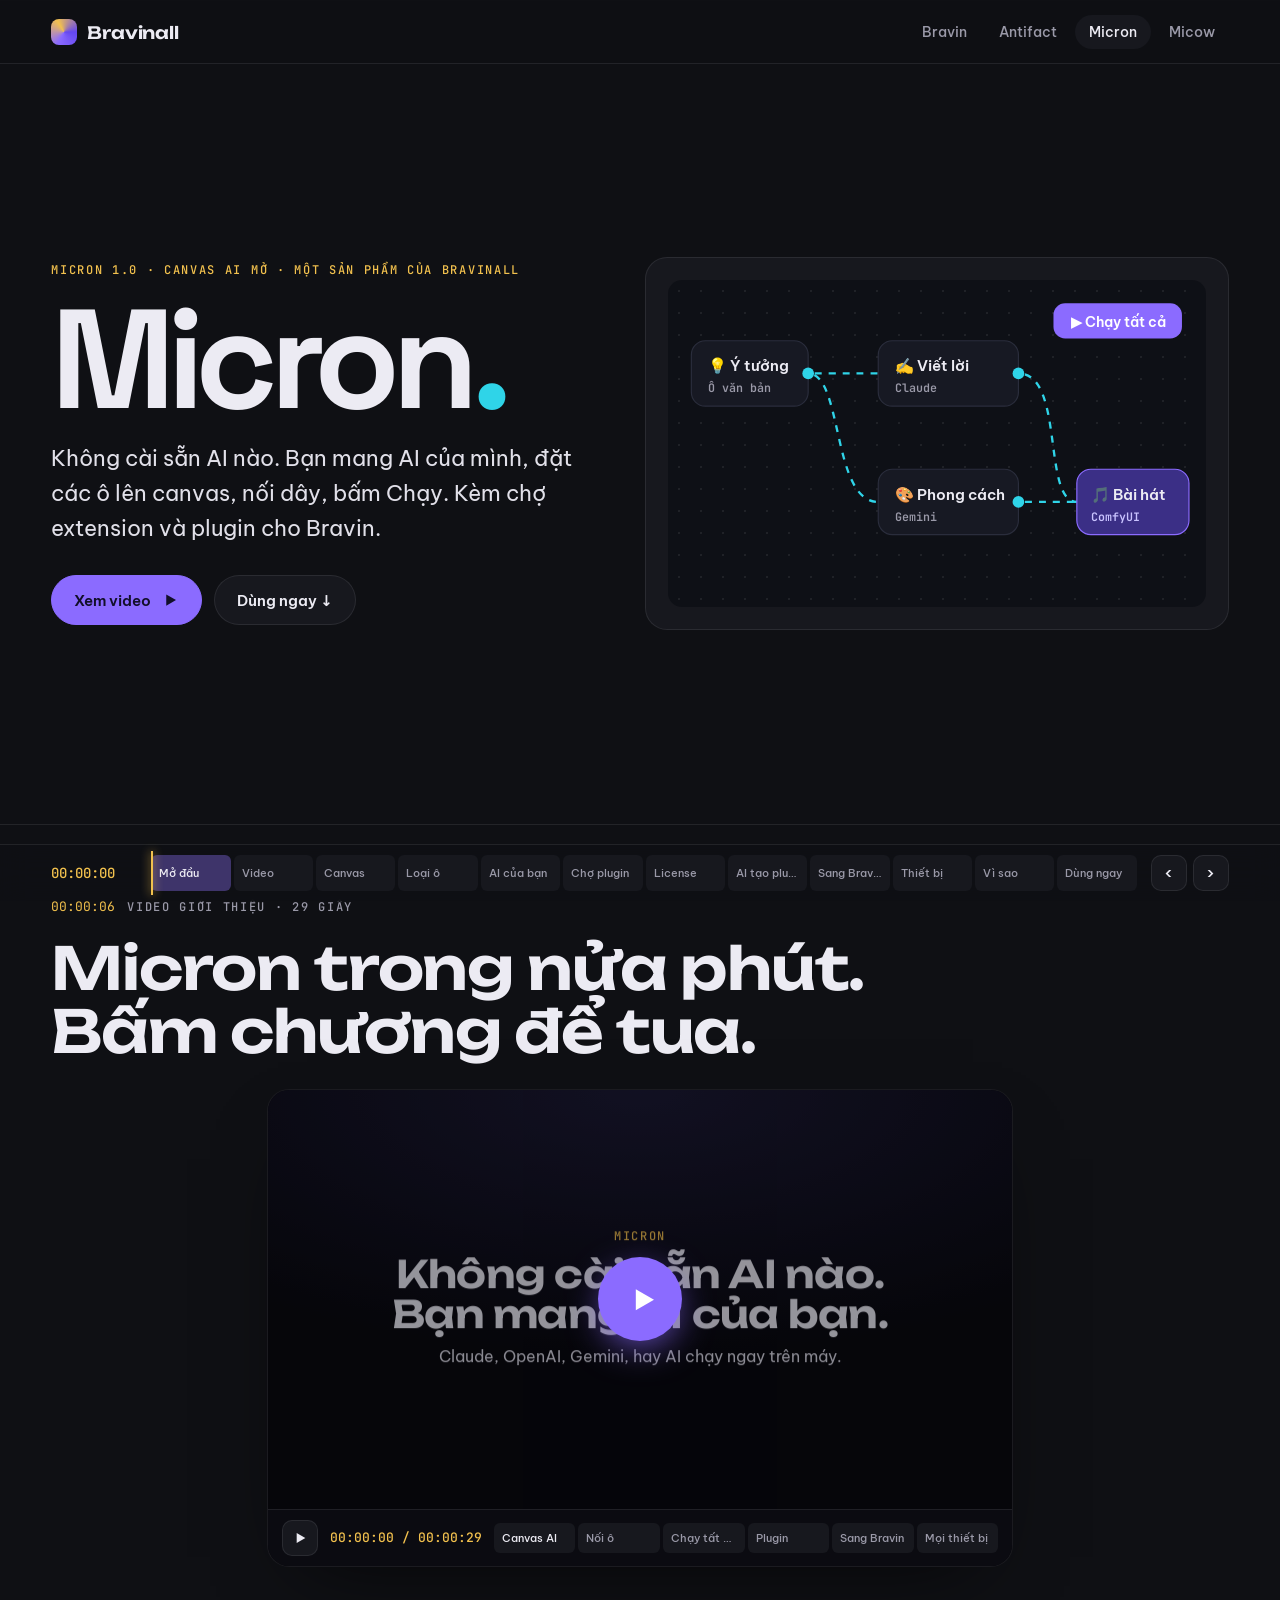
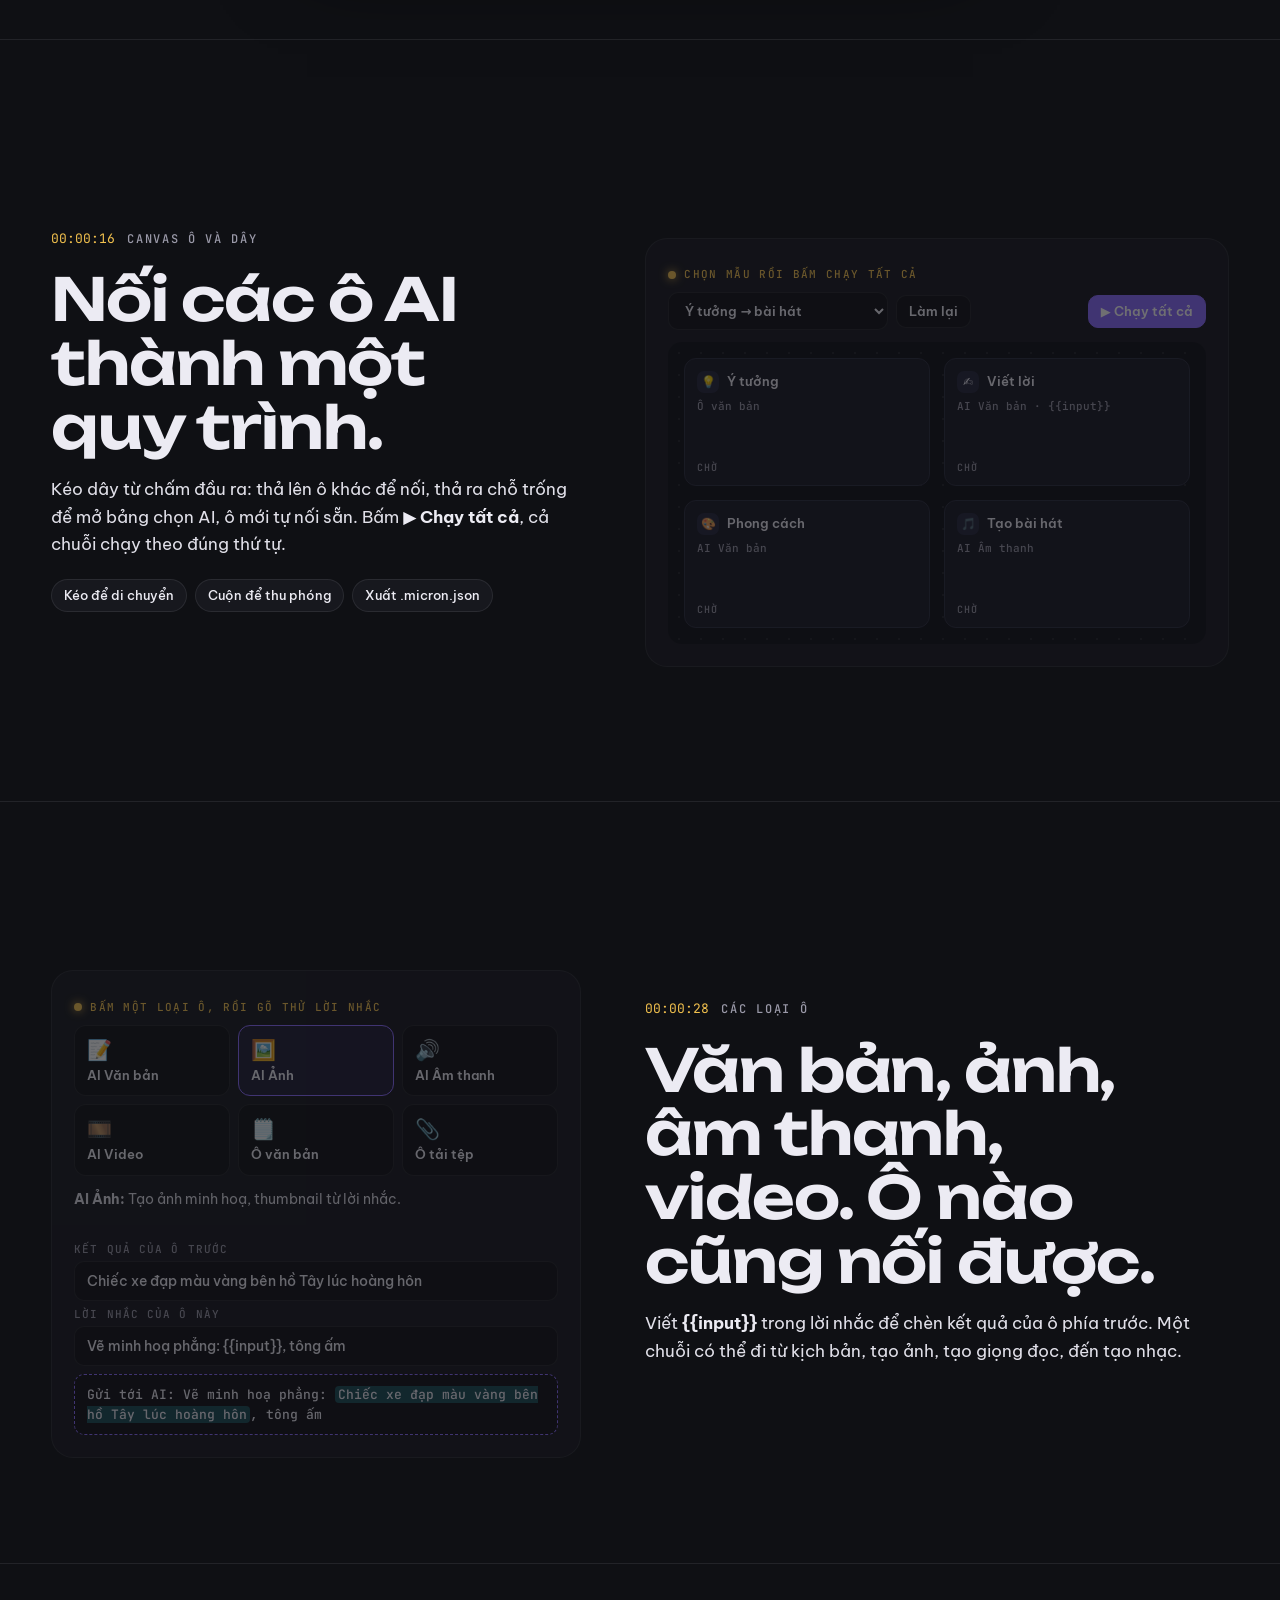
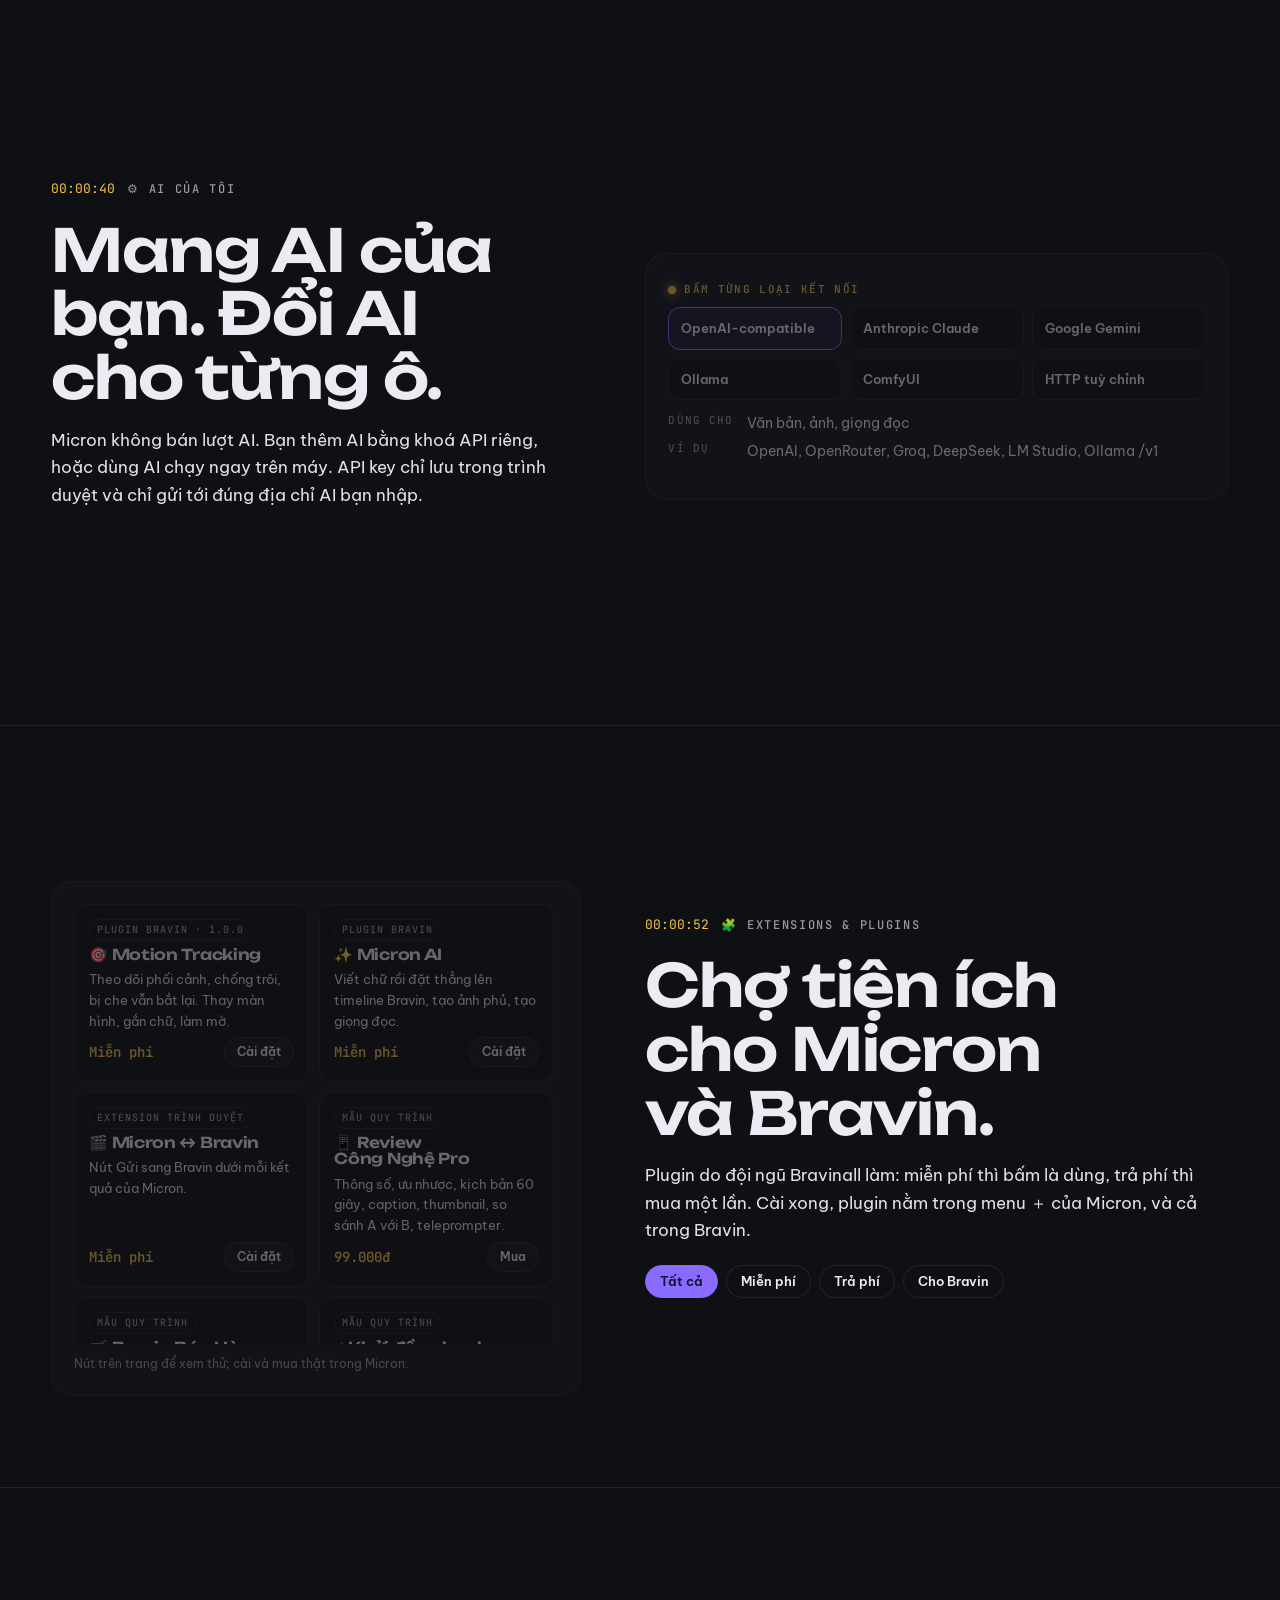
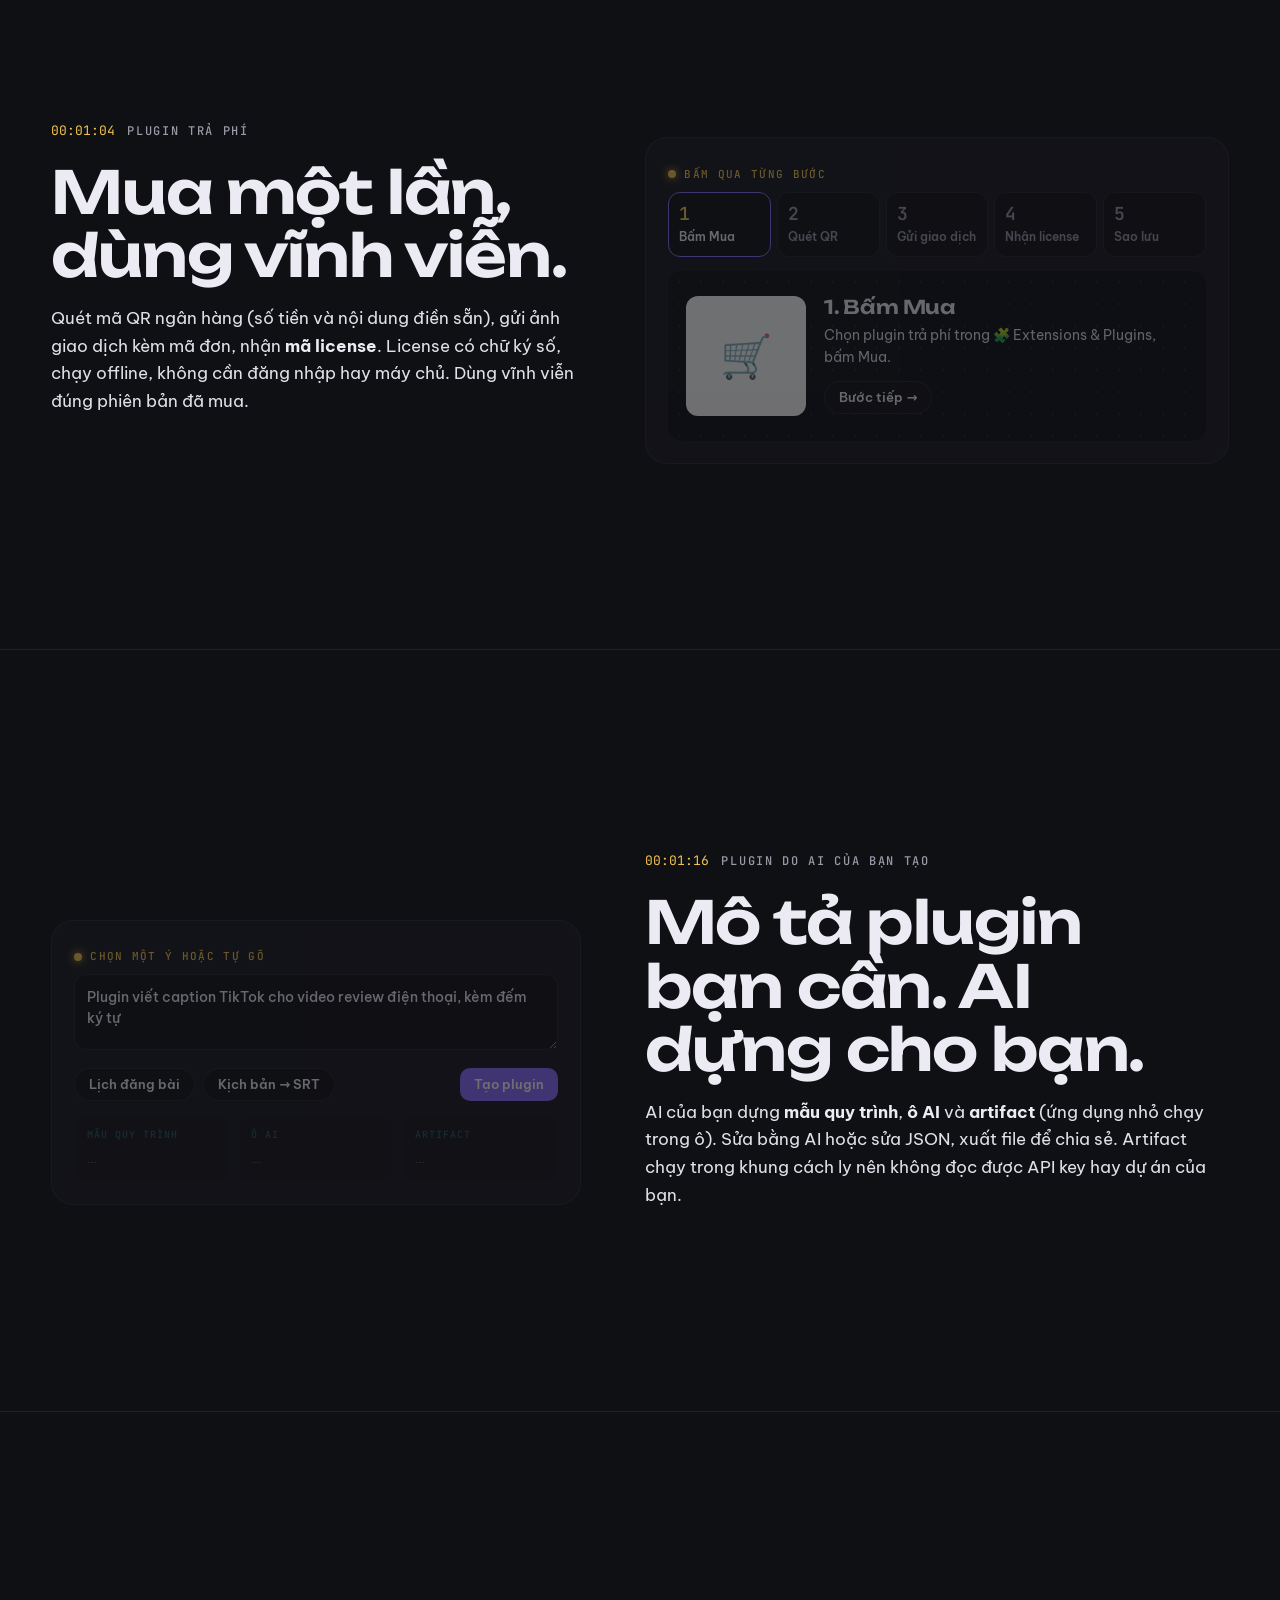
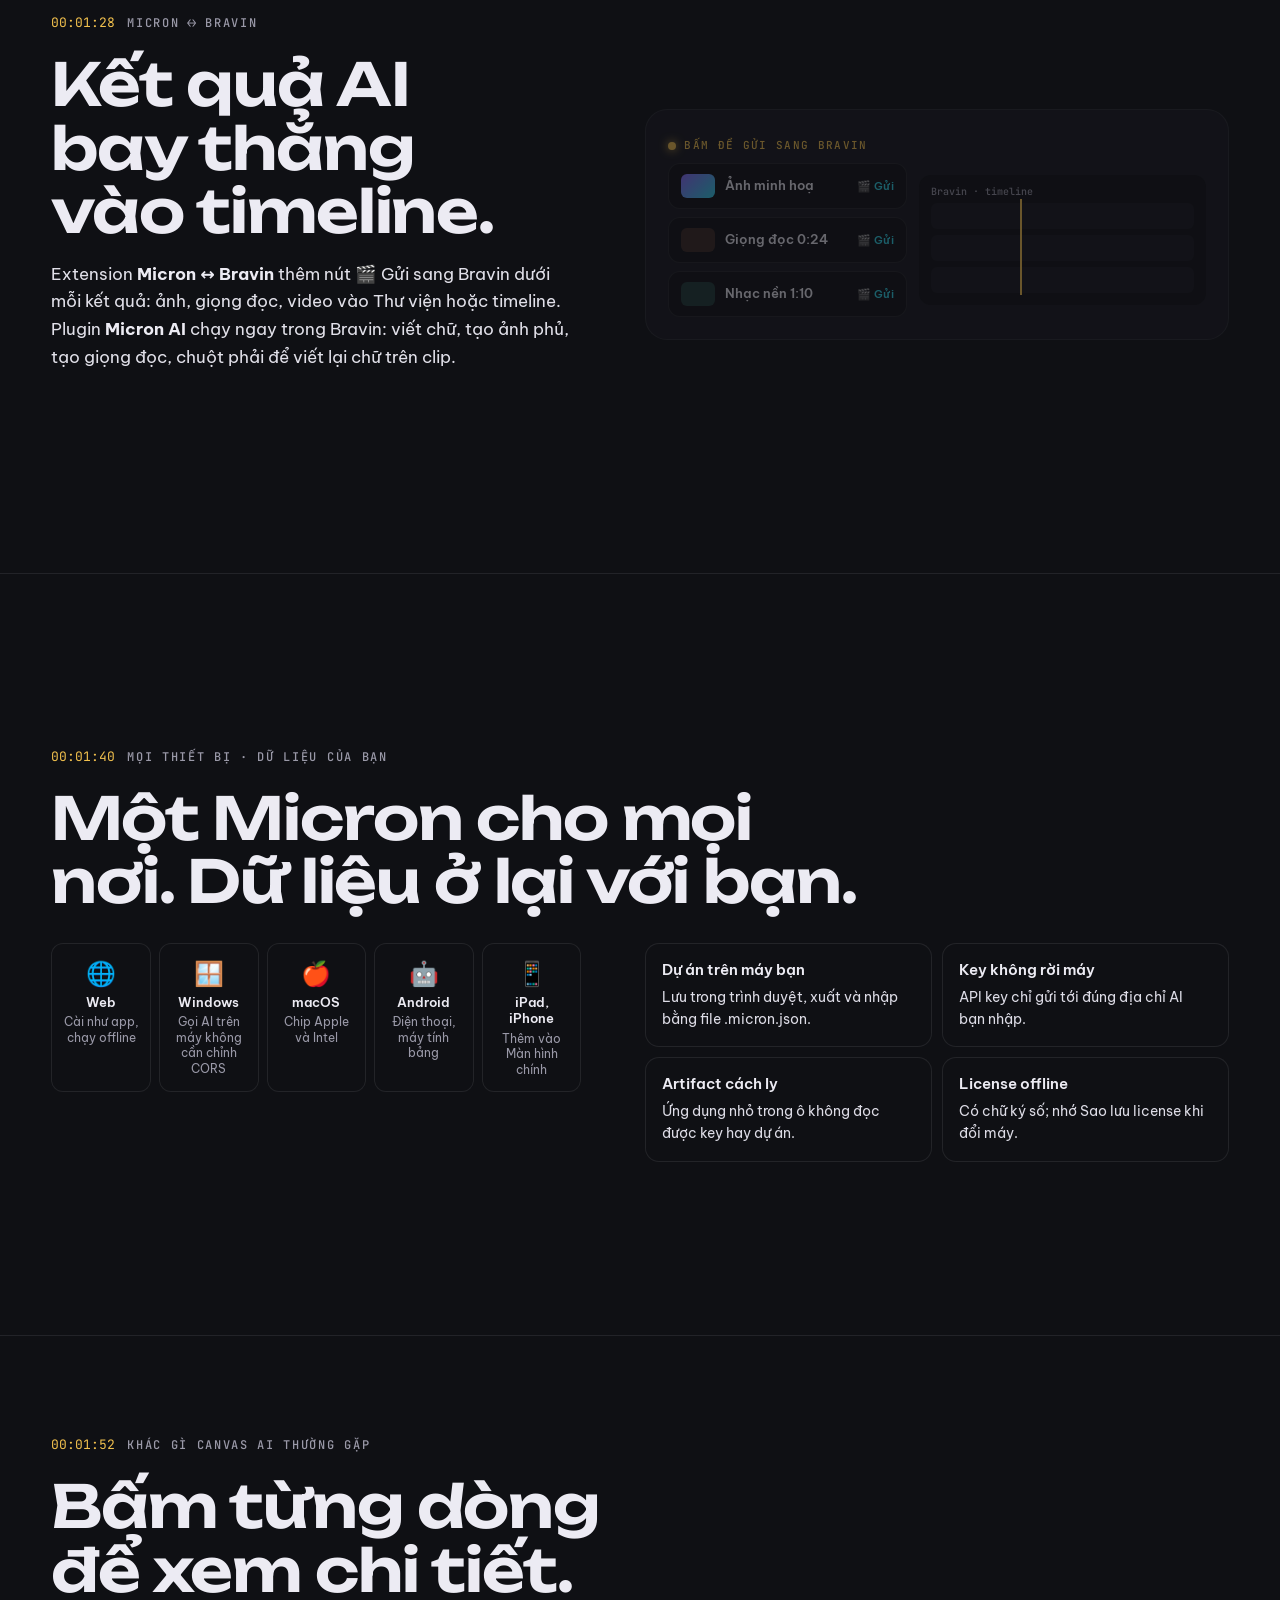
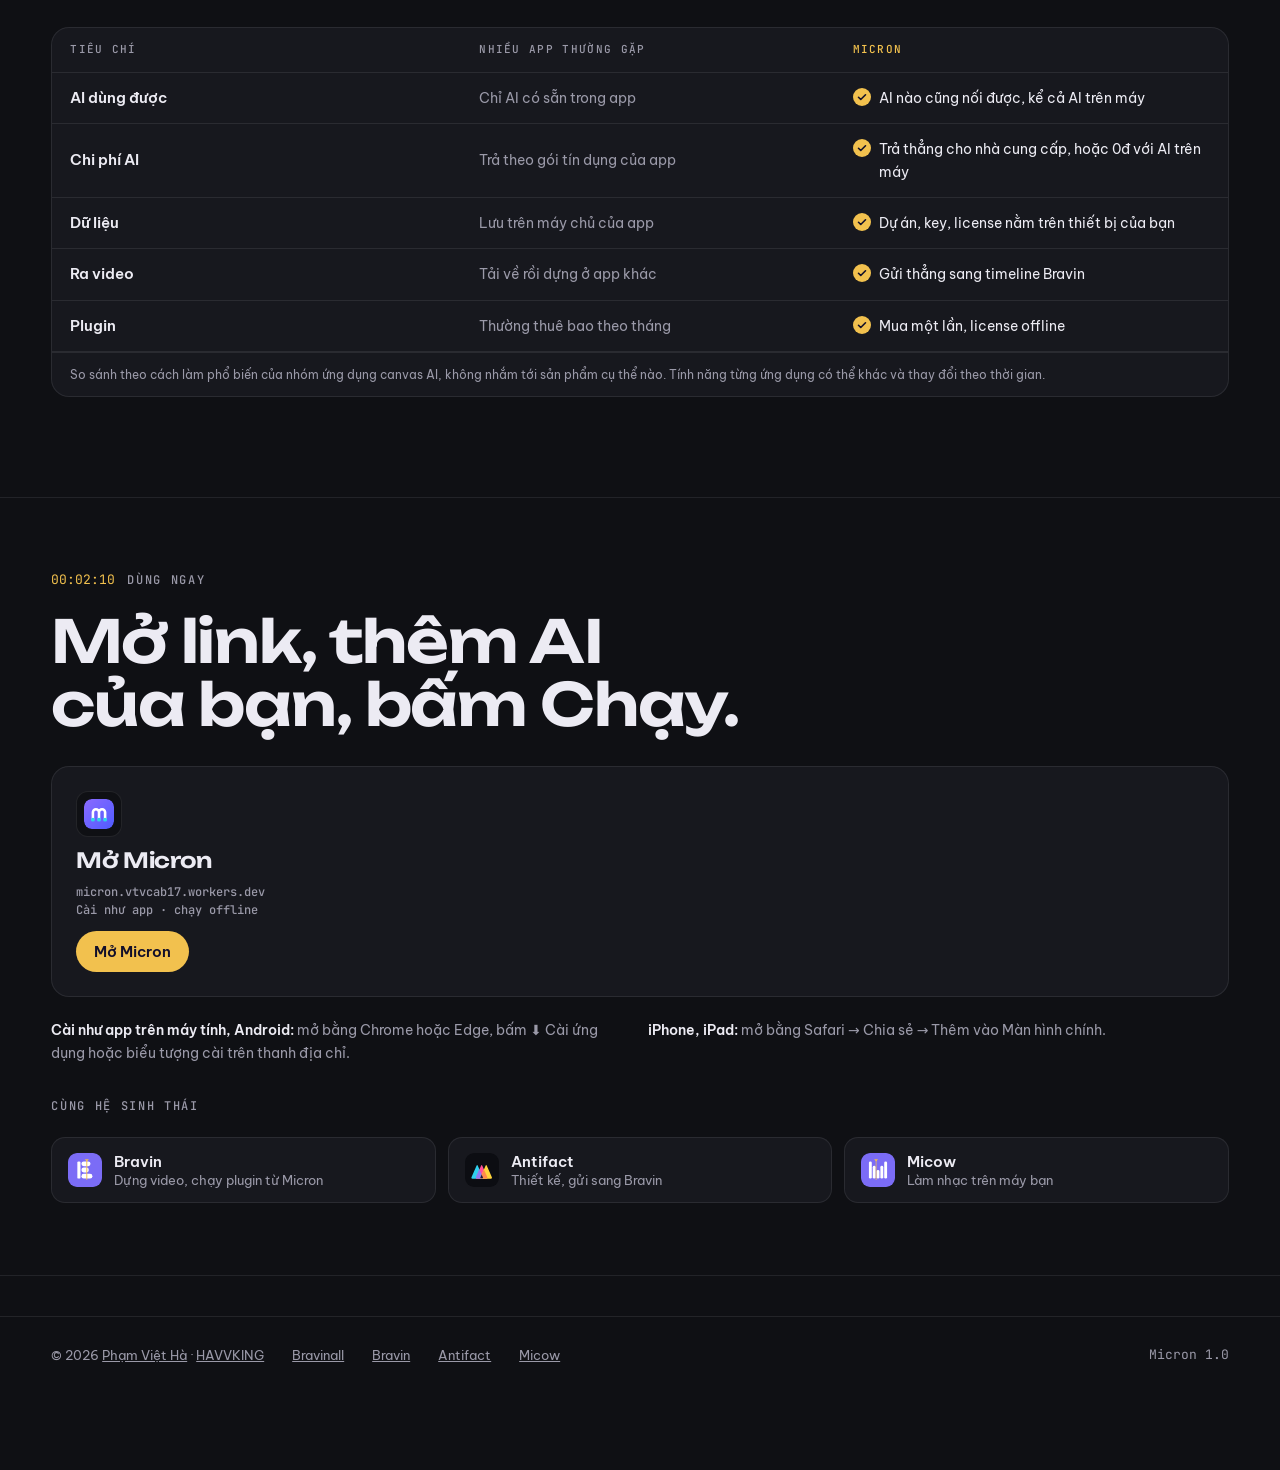
<file: site/micon.html>
<!doctype html><html lang="vi"><head><meta charset="utf-8"><meta http-equiv="refresh" content="0;url=micron.html"><link rel="canonical" href="micron.html"><title>Micron</title></head><body><a href="micron.html">Micron</a></body></html>
</file>
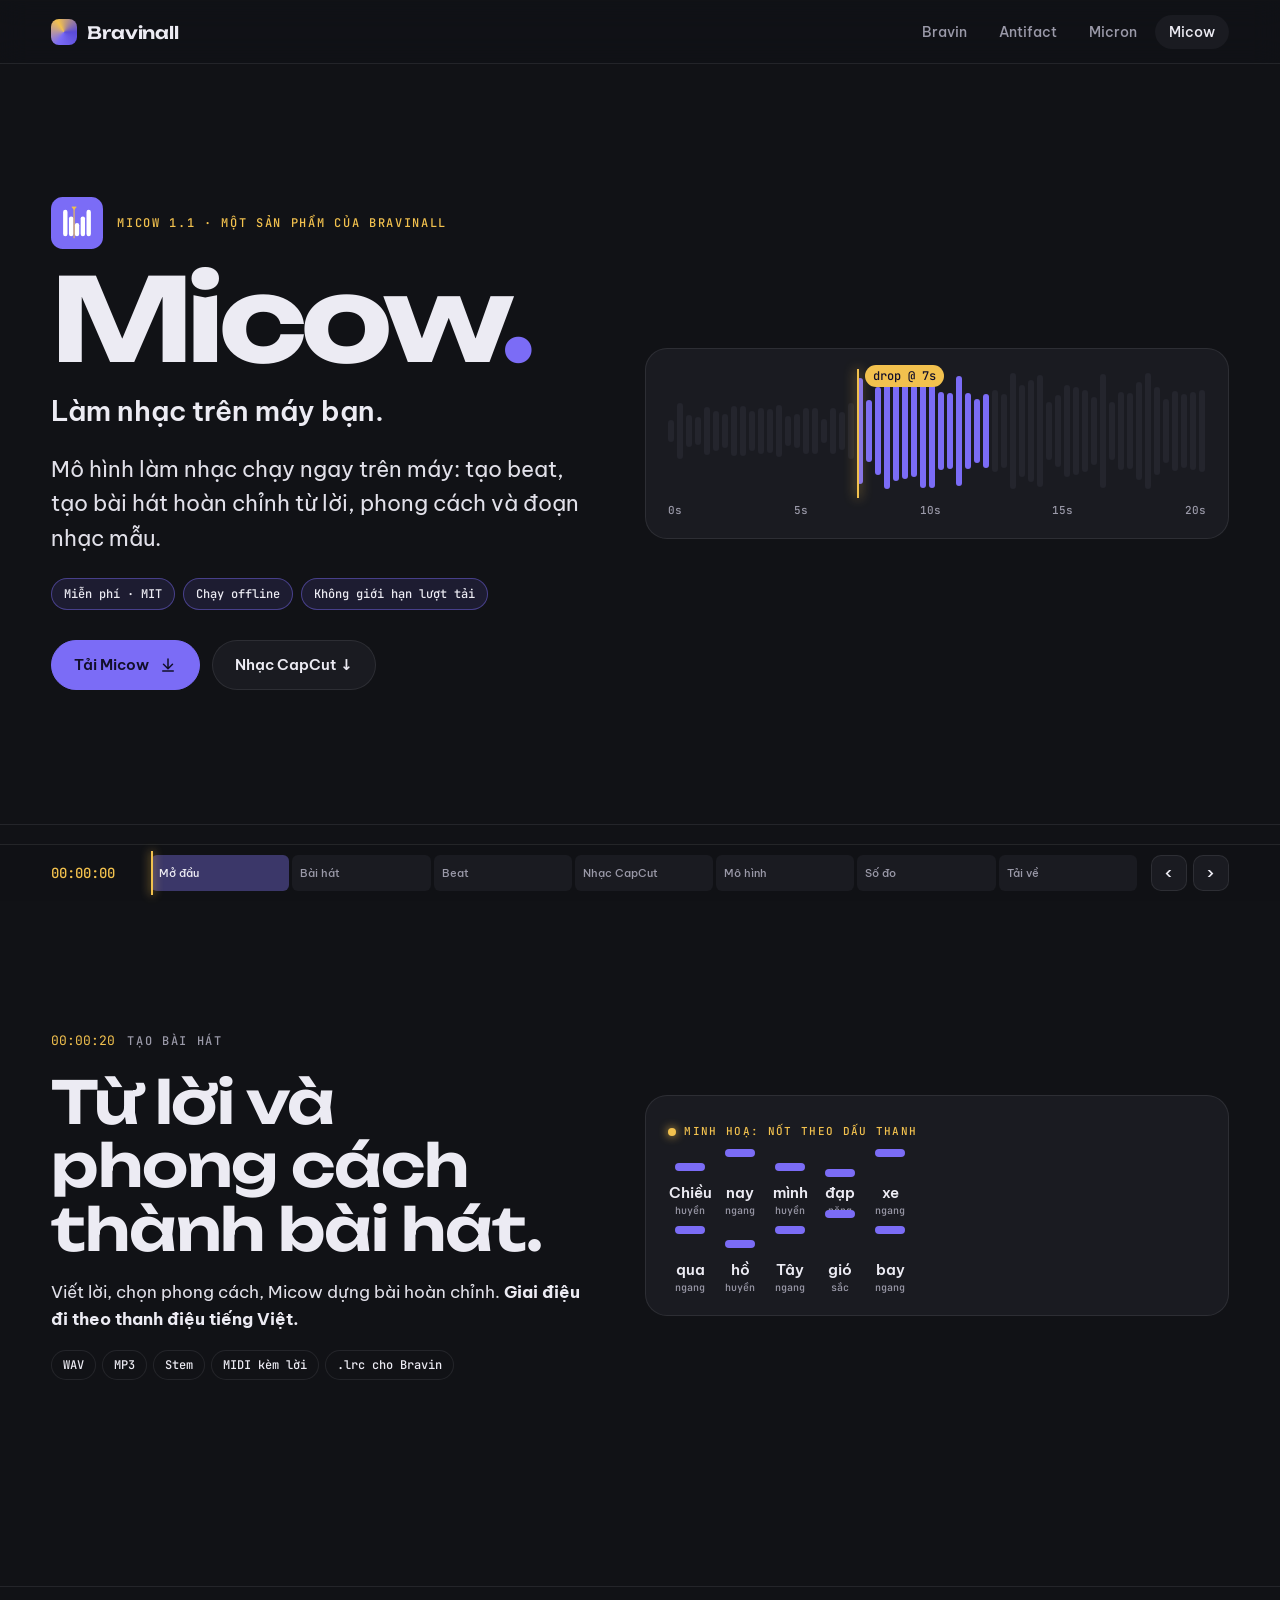
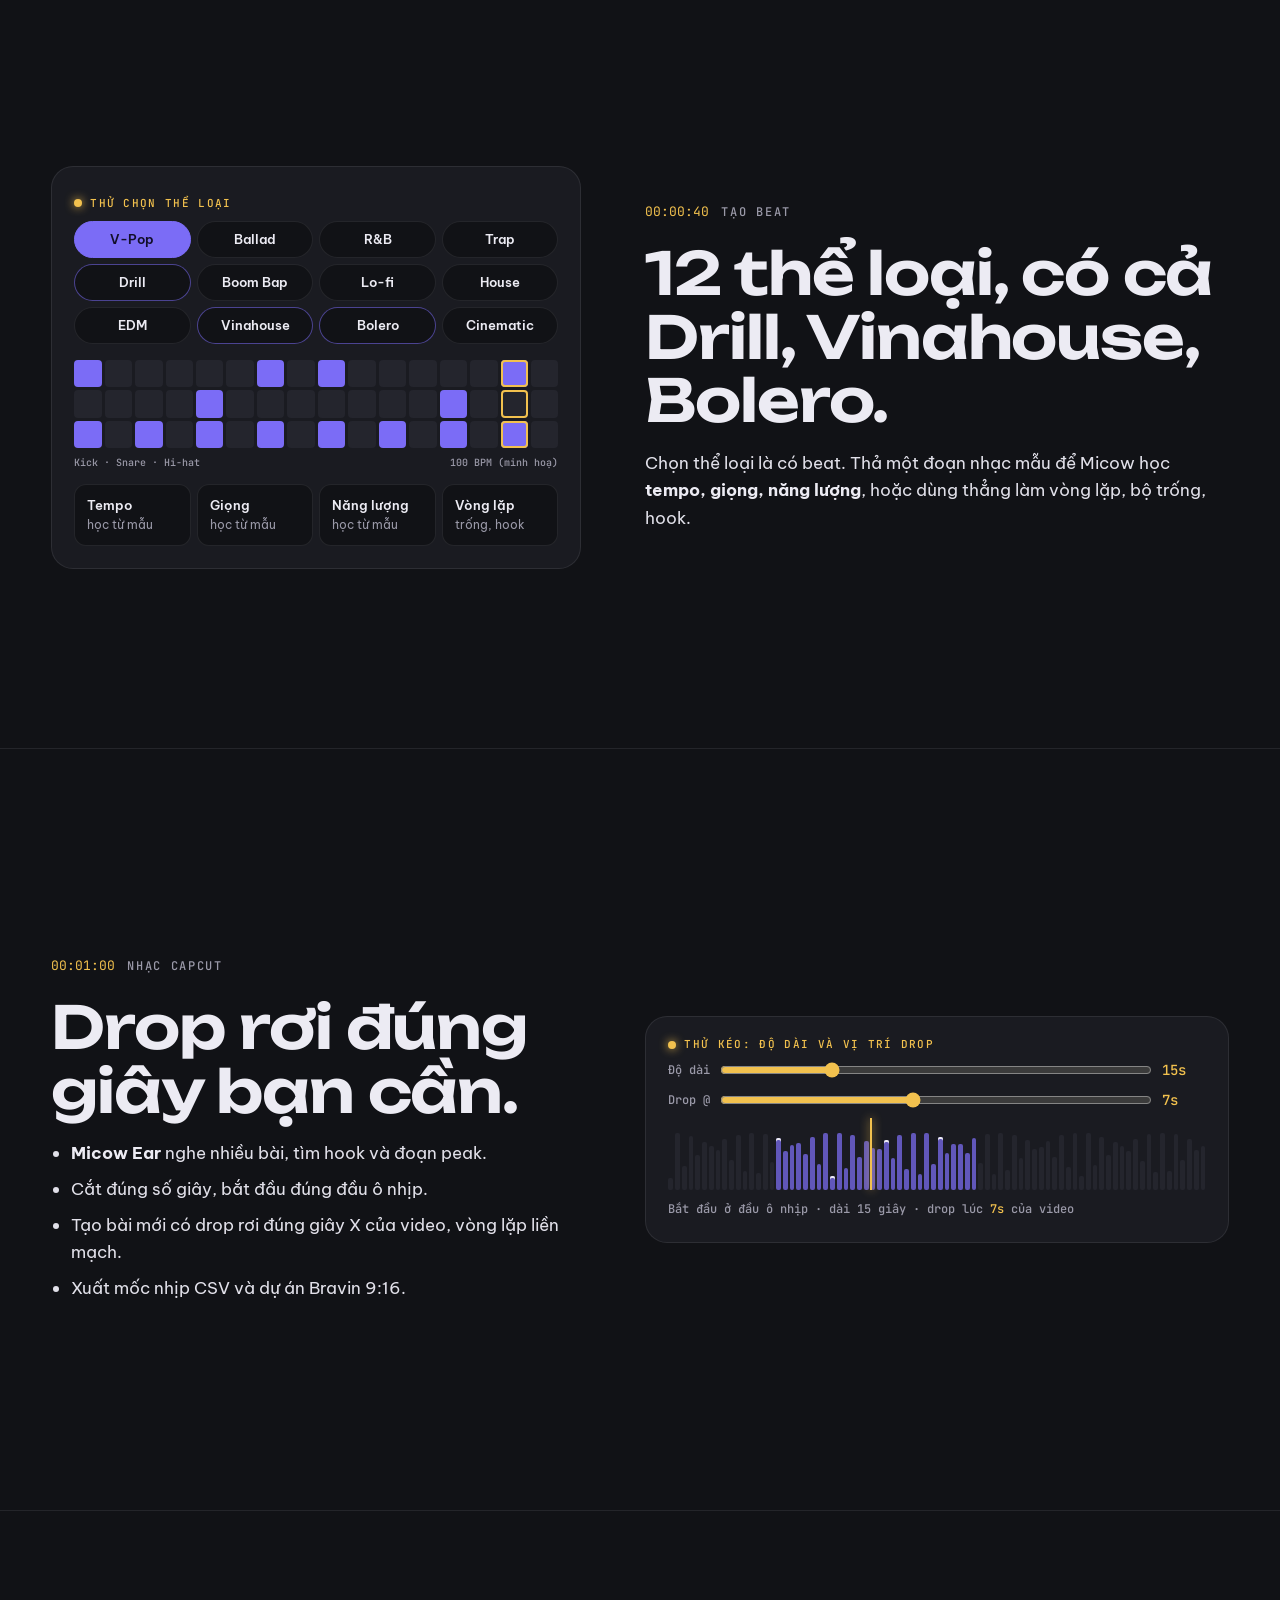
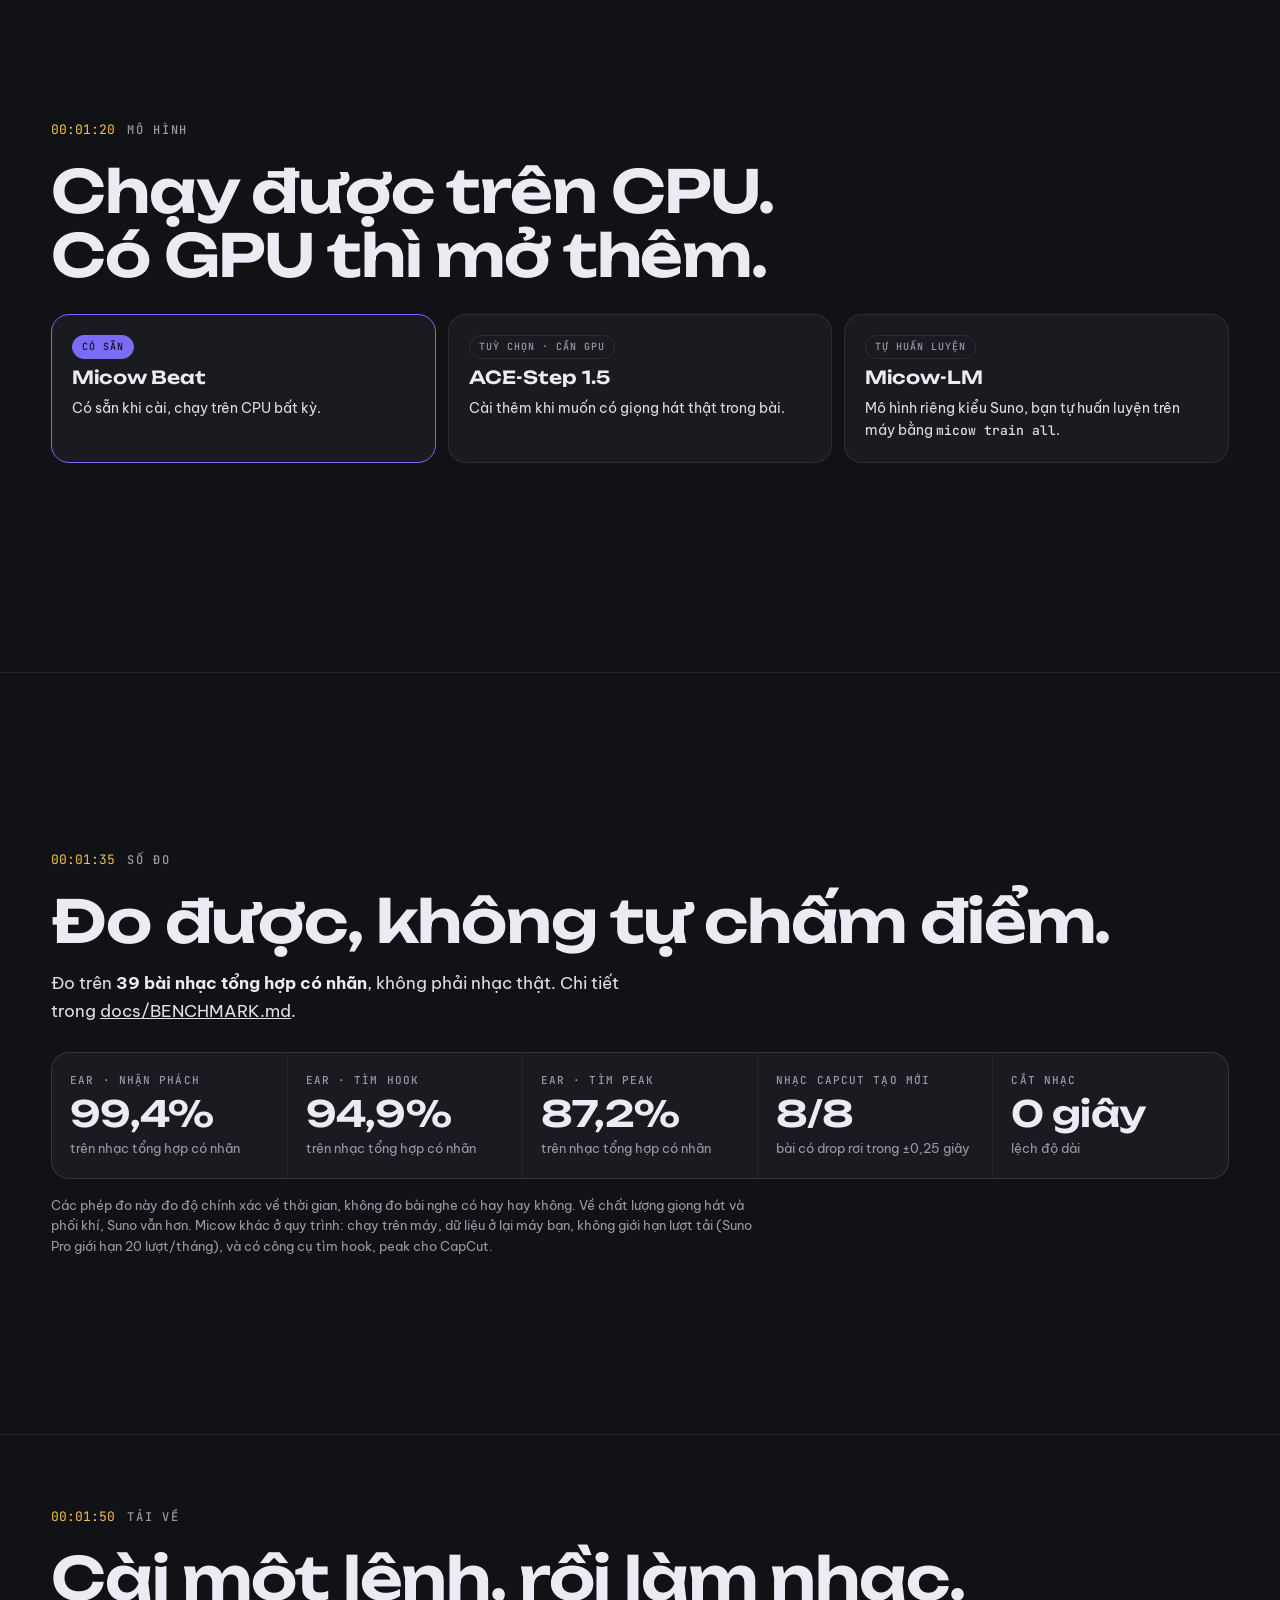
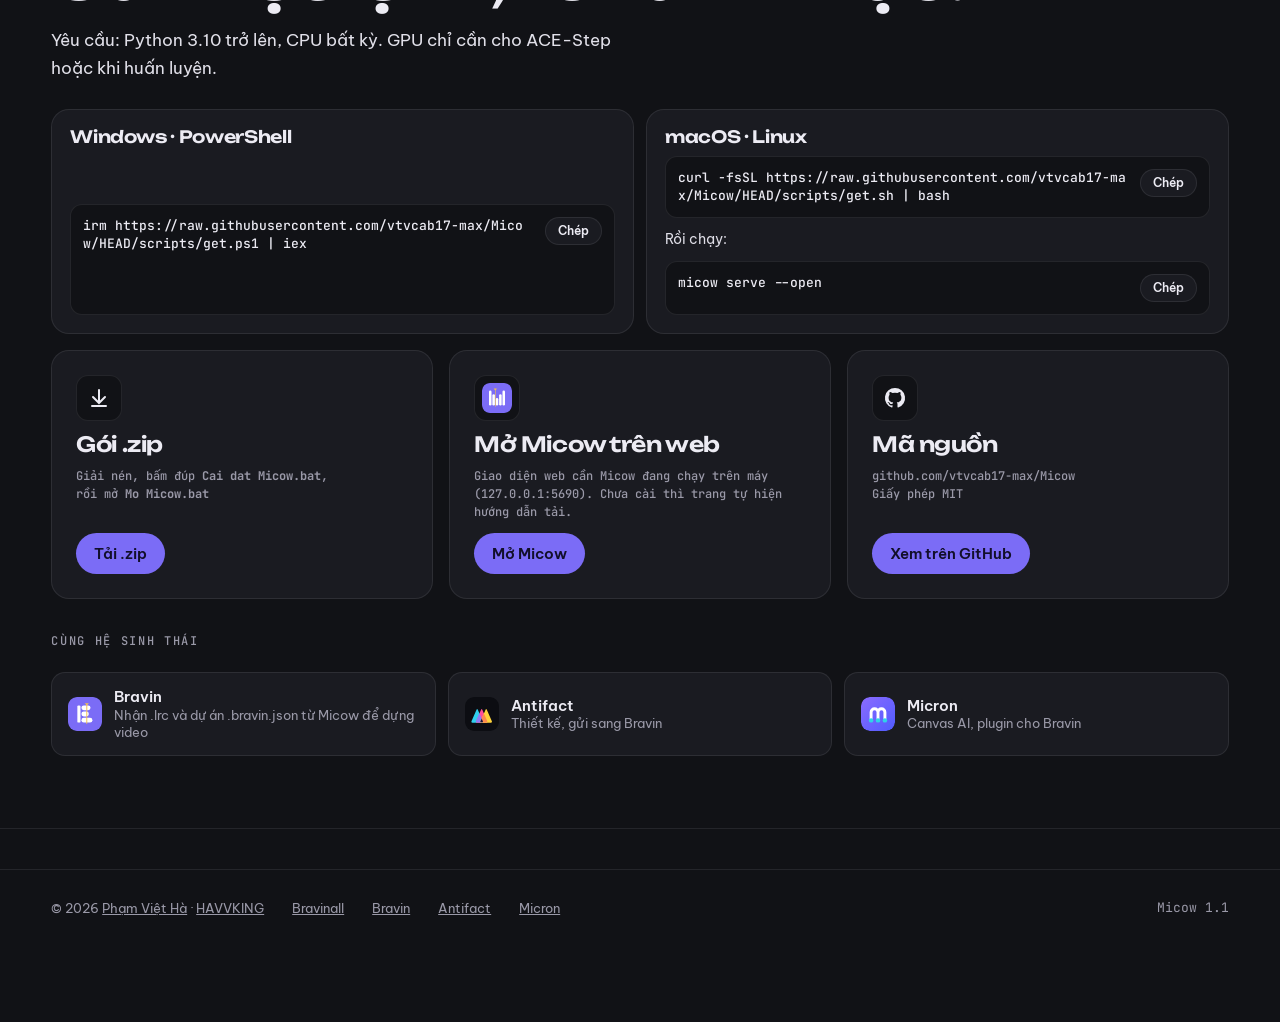
<file: site/micow.html>
<!doctype html>
<html lang="vi">
<head>
<meta charset="utf-8">
<meta name="viewport" content="width=device-width,initial-scale=1,viewport-fit=cover">
<title>Micow</title>
<meta name="description" content="Micow: làm nhạc trên máy bạn. Tạo beat, tạo bài hát hoàn chỉnh từ lời, phong cách và đoạn nhạc mẫu. Miễn phí (MIT), chạy offline, không giới hạn lượt tải.">
<link rel="icon" href="assets/brand/micow.svg">
<meta property="og:title" content="Micow: làm nhạc trên máy bạn">
<meta property="og:description" content="Tạo beat, tạo bài hát, tìm hook cho CapCut. Miễn phí, chạy offline, không giới hạn lượt tải.">
<link rel="preconnect" href="https://fonts.googleapis.com">
<link rel="preconnect" href="https://fonts.gstatic.com" crossorigin>
<link rel="stylesheet" href="https://fonts.googleapis.com/css2?family=Be+Vietnam+Pro:wght@400;500;600&family=JetBrains+Mono:wght@500&family=Unbounded:wght@500;600;700&display=swap">
<link rel="stylesheet" href="assets/site.css">
<link rel="stylesheet" href="assets/deck.css">
<style>
body{--iris:#7b6cf6;--iris-deep:#5a4bd8;--ink:#111216;--panel:#1a1b21;--graphite:#24252d}
.hero h1{font-size:clamp(56px,9vw,140px)}
.hero h1 em{font-style:normal;color:var(--iris)}
.tag3{display:flex;flex-wrap:wrap;gap:8px;margin-top:22px}
.tag3 span{font:500 12px/1 var(--f-mono);padding:9px 12px;border-radius:999px;border:1px solid color-mix(in srgb,var(--iris) 45%,transparent);color:var(--fg);background:color-mix(in srgb,var(--iris) 12%,transparent)}

/* minh hoạ sóng nhạc */
.wave{display:flex;align-items:center;gap:3px;height:120px}
.wave i{flex:1;border-radius:3px;background:var(--graphite);transition:background-color .3s}
.wave i.hk{background:var(--iris)}
.tl{position:relative;margin-top:14px}
.tl .ruler{display:flex;justify-content:space-between;font:500 11px/1 var(--f-mono);color:var(--muted)}
.tl .drop{position:absolute;top:-136px;bottom:18px;width:2px;background:var(--gold);box-shadow:0 0 12px var(--gold)}
.tl .drop span{position:absolute;top:-4px;left:8px;white-space:nowrap;font:500 12px/1 var(--f-mono);color:#120f2a;background:var(--gold);padding:5px 8px;border-radius:999px}

/* bài hát: lời + nốt */
.lyr{display:grid;gap:10px}
.lyr .ln{display:flex;flex-wrap:wrap;gap:6px}
.lyr .w{display:flex;flex-direction:column;align-items:center;gap:6px;min-width:44px}
.lyr .w b{font:600 15px/1 var(--f-body)}
.lyr .w i{display:block;width:30px;height:8px;border-radius:999px;background:var(--iris)}
.lyr .w small{font:500 10px/1 var(--f-mono);color:var(--muted)}
.outs{display:flex;flex-wrap:wrap;gap:6px;margin-top:16px}
.outs span{font:500 12px/1 var(--f-mono);padding:8px 11px;border-radius:999px;background:var(--ink);border:1px solid var(--line)}

/* beat */
.genres{display:grid;grid-template-columns:repeat(4,minmax(0,1fr));gap:6px}
.genres button{border:1px solid var(--line);background:var(--ink);color:var(--fg);border-radius:999px;padding:11px 8px;font:600 13px/1 var(--f-body);cursor:pointer}
.genres button[aria-pressed="true"]{background:var(--iris);border-color:var(--iris);color:#120f2a}
.genres button.vn{border-color:color-mix(in srgb,var(--iris) 55%,transparent)}
.pads{display:grid;grid-template-columns:repeat(16,minmax(0,1fr));gap:3px;margin-top:16px}
.pads i{aspect-ratio:1;border-radius:4px;background:var(--graphite)}
.pads i.on{background:var(--iris)}
.pads i.now{outline:2px solid var(--gold);outline-offset:-2px}
.prow{font:500 10px/1 var(--f-mono);color:var(--muted);margin-top:10px;display:flex;justify-content:space-between}
.ref{margin-top:16px;display:grid;grid-template-columns:repeat(4,minmax(0,1fr));gap:6px}
.ref div{padding:12px;border-radius:12px;background:var(--ink);border:1px solid var(--line);font:600 13px/1.25 var(--f-body)}
.ref div small{display:block;font:400 12px/1.3 var(--f-body);color:var(--muted);margin-top:4px}

/* capcut */
.cc{display:grid;gap:10px}
.cc .row{display:flex;flex-wrap:wrap;gap:8px;align-items:center}
.cc label{font:500 12px/1 var(--f-mono);color:var(--muted)}
.cc input[type=range]{flex:1;min-width:140px;accent-color:var(--gold)}
.cc output{font:500 14px/1 var(--f-mono);color:var(--gold);min-width:44px}
.bars{position:relative;display:flex;gap:2px;height:64px;align-items:flex-end;margin-top:6px}
.bars i{flex:1;border-radius:2px;background:var(--graphite)}
.bars i.cut{background:color-mix(in srgb,var(--iris) 70%,var(--graphite))}
.bars i.bar1{box-shadow:inset 0 2px 0 var(--fg)}
.bars .dp{position:absolute;top:-8px;bottom:0;width:2px;background:var(--gold);box-shadow:0 0 10px var(--gold)}
.ccinfo{font:500 12px/1.6 var(--f-mono);color:var(--muted)}
.ccinfo b{color:var(--gold);font-weight:500}

/* mô hình */
.models{display:grid;grid-template-columns:repeat(3,minmax(0,1fr));gap:12px}
.models div{display:flex;flex-direction:column;gap:8px;padding:20px;border-radius:var(--r);background:var(--panel);border:1px solid var(--line)}
.models div.def{border-color:var(--iris)}
.models b{font:600 18px/1.2 var(--f-display)}
.models .t{align-self:flex-start;font:500 10px/1 var(--f-mono);letter-spacing:.1em;text-transform:uppercase;padding:6px 9px;border-radius:999px;border:1px solid var(--line);color:var(--muted)}
.models .def .t{background:var(--iris);color:#120f2a;border-color:var(--iris)}
.models p{font-size:14px;color:color-mix(in srgb,var(--fg) 84%,var(--muted))}
.models code,.cmd code{font:500 13px/1.4 var(--f-mono)}

/* số đo */
.stats{display:grid;grid-template-columns:repeat(5,minmax(0,1fr));gap:1px;background:var(--line);border:1px solid var(--line);border-radius:var(--r);overflow:hidden}
.stats div{background:var(--panel);padding:20px 18px}
.stats dt{font:500 11px/1.4 var(--f-mono);letter-spacing:.1em;text-transform:uppercase;color:var(--muted)}
.stats dd{margin:8px 0 0;font:600 clamp(26px,3vw,36px)/1 var(--f-display);letter-spacing:-.02em}
.stats dd small{display:block;font:400 13px/1.35 var(--f-body);color:var(--muted);margin-top:8px;letter-spacing:0}
.caveat{margin-top:14px;font-size:13px;color:var(--muted);max-width:80ch}

/* tải về */
.cmd{display:grid;gap:12px}
.cmd .c{padding:18px;border-radius:var(--r);background:var(--panel);border:1px solid var(--line);display:grid;gap:10px;min-width:0}
.cmd .c h3{font-size:17px}
.cmd pre{margin:0;display:flex;gap:10px;align-items:flex-start;background:var(--ink);border:1px solid var(--line);border-radius:12px;padding:12px}
.cmd pre code{flex:1;min-width:0;white-space:pre-wrap;word-break:break-all;color:var(--fg)}
.cmd .cp{flex:none;border:1px solid var(--line);background:var(--panel);color:var(--fg);border-radius:999px;padding:7px 12px;font:600 12px/1 var(--f-body);cursor:pointer}
.cmd .cp.ok{background:var(--iris);color:#120f2a;border-color:var(--iris)}
.cmd p{font-size:14px;color:color-mix(in srgb,var(--fg) 84%,var(--muted))}

@media (max-width:980px){.models{grid-template-columns:1fr}.stats{grid-template-columns:repeat(2,minmax(0,1fr))}}
@media (max-width:560px){.genres{grid-template-columns:repeat(3,minmax(0,1fr))}.ref{grid-template-columns:repeat(2,minmax(0,1fr))}.stats{grid-template-columns:1fr}.tl .drop{top:-116px}.wave{height:100px}}
</style>
</head>
<body data-total="120">
<header class="bar">
  <div class="wrap">
    <a class="logo" href="index.html"><i aria-hidden="true"></i>Bravinall</a>
    <nav class="nav" aria-label="Sản phẩm">
      <a href="bravin.html">Bravin</a>
      <a href="antifact.html">Antifact</a>
      <a href="micron.html">Micron</a>
      <a href="micow.html" aria-current="page">Micow</a>
    </nav>
  </div>
</header>

<main id="deck">
  <section class="slide hero" id="mo-dau" data-label="Mở đầu">
    <div class="wrap split">
      <div>
        <div class="plogo"><img src="assets/brand/micow.svg" alt=""><p class="eyebrow">Micow 1.1 · Một sản phẩm của Bravinall</p></div>
        <h1>Micow<em>.</em></h1>
        <p class="body" style="font-size:clamp(20px,2.2vw,28px);color:var(--fg);font-weight:600">Làm nhạc trên máy bạn.</p>
        <p class="body">Mô hình làm nhạc chạy ngay trên máy: tạo beat, tạo bài hát hoàn chỉnh từ lời, phong cách và đoạn nhạc mẫu.</p>
        <div class="tag3"><span>Miễn phí · MIT</span><span>Chạy offline</span><span>Không giới hạn lượt tải</span></div>
        <div class="cta">
          <a class="btn primary" href="#tai-ve">Tải Micow
            <svg viewBox="0 0 24 24" fill="none" stroke="currentColor" stroke-width="2" stroke-linecap="round"><path d="M12 4v12M6 11l6 6 6-6M5 20h14"/></svg></a>
          <a class="btn" href="#nhac-capcut">Nhạc CapCut ↓</a>
        </div>
      </div>
      <div class="stage rise" aria-hidden="true">
        <div class="wave" id="heroWave"></div>
        <div class="tl"><span class="drop" style="left:35%"><span>drop @ 7s</span></span>
          <div class="ruler"><span>0s</span><span>5s</span><span>10s</span><span>15s</span><span>20s</span></div></div>
      </div>
    </div>
  </section>

  <section class="slide" id="bai-hat" data-label="Bài hát">
    <div class="wrap split">
      <div>
        <div class="kicker"><span class="tc">00:00:20</span><span class="eyebrow">Tạo bài hát</span></div>
        <h2>Từ lời và phong cách thành bài hát.</h2>
        <p class="body">Viết lời, chọn phong cách, Micow dựng bài hoàn chỉnh. <b>Giai điệu đi theo thanh điệu tiếng Việt.</b></p>
        <div class="outs"><span>WAV</span><span>MP3</span><span>Stem</span><span>MIDI kèm lời</span><span>.lrc cho Bravin</span></div>
      </div>
      <div class="stage rise">
        <p class="try">Minh hoạ: nốt theo dấu thanh</p>
        <div class="lyr" id="lyr"></div>
      </div>
    </div>
  </section>

  <section class="slide" id="beat" data-label="Beat">
    <div class="wrap split rev">
      <div>
        <div class="kicker"><span class="tc">00:00:40</span><span class="eyebrow">Tạo beat</span></div>
        <h2>12 thể loại, có cả Drill, Vinahouse, Bolero.</h2>
        <p class="body">Chọn thể loại là có beat. Thả một đoạn nhạc mẫu để Micow học <b>tempo, giọng, năng lượng</b>, hoặc dùng thẳng làm vòng lặp, bộ trống, hook.</p>
      </div>
      <div class="stage rise">
        <p class="try">Thử chọn thể loại</p>
        <div class="genres" id="genres"></div>
        <div class="pads" id="pads" aria-hidden="true"></div>
        <div class="prow"><span>Kick · Snare · Hi-hat</span><span id="bpm">— BPM</span></div>
        <div class="ref">
          <div>Tempo<small>học từ mẫu</small></div><div>Giọng<small>học từ mẫu</small></div><div>Năng lượng<small>học từ mẫu</small></div><div>Vòng lặp<small>trống, hook</small></div>
        </div>
      </div>
    </div>
  </section>

  <section class="slide" id="nhac-capcut" data-label="Nhạc CapCut">
    <div class="wrap split">
      <div>
        <div class="kicker"><span class="tc">00:01:00</span><span class="eyebrow">Nhạc CapCut</span></div>
        <h2>Drop rơi đúng giây bạn cần.</h2>
        <ul class="body" style="padding-left:20px;display:grid;gap:8px;margin-bottom:0">
          <li><b>Micow Ear</b> nghe nhiều bài, tìm hook và đoạn peak.</li>
          <li>Cắt đúng số giây, bắt đầu đúng đầu ô nhịp.</li>
          <li>Tạo bài mới có drop rơi đúng giây X của video, vòng lặp liền mạch.</li>
          <li>Xuất mốc nhịp CSV và dự án Bravin 9:16.</li>
        </ul>
      </div>
      <div class="stage rise cc">
        <p class="try" style="margin:0">Thử kéo: độ dài và vị trí drop</p>
        <div class="row"><label for="len">Độ dài</label><input type="range" id="len" min="10" max="30" step="1" value="15"><output id="lenO">15s</output></div>
        <div class="row"><label for="dr">Drop @</label><input type="range" id="dr" min="3" max="12" step=".5" value="7"><output id="drO">7s</output></div>
        <div class="bars" id="bars"><span class="dp" id="dp"></span></div>
        <p class="ccinfo" id="ccinfo"></p>
      </div>
    </div>
  </section>

  <section class="slide" id="mo-hinh" data-label="Mô hình">
    <div class="wrap">
      <div class="kicker"><span class="tc">00:01:20</span><span class="eyebrow">Mô hình</span></div>
      <h2 style="max-width:22ch">Chạy được trên CPU. Có GPU thì mở thêm.</h2>
      <div class="models" style="margin-top:28px">
        <div class="def"><span class="t">Có sẵn</span><b>Micow Beat</b><p>Có sẵn khi cài, chạy trên CPU bất kỳ.</p></div>
        <div><span class="t">Tuỳ chọn · cần GPU</span><b>ACE-Step 1.5</b><p>Cài thêm khi muốn có giọng hát thật trong bài.</p></div>
        <div><span class="t">Tự huấn luyện</span><b>Micow-LM</b><p>Mô hình riêng kiểu Suno, bạn tự huấn luyện trên máy bằng <code>micow train all</code>.</p></div>
      </div>
    </div>
  </section>

  <section class="slide" id="so-do" data-label="Số đo">
    <div class="wrap">
      <div class="kicker"><span class="tc">00:01:35</span><span class="eyebrow">Số đo</span></div>
      <h2 style="max-width:22ch">Đo được, không tự chấm điểm.</h2>
      <p class="body">Đo trên <b>39 bài nhạc tổng hợp có nhãn</b>, không phải nhạc thật. Chi tiết trong <a href="https://github.com/vtvcab17-max/Micow/blob/HEAD/docs/BENCHMARK.md" target="_blank" rel="noopener">docs/BENCHMARK.md</a>.</p>
      <dl class="stats" style="margin-top:26px">
        <div><dt>Ear · nhận phách</dt><dd>99,4%<small>trên nhạc tổng hợp có nhãn</small></dd></div>
        <div><dt>Ear · tìm hook</dt><dd>94,9%<small>trên nhạc tổng hợp có nhãn</small></dd></div>
        <div><dt>Ear · tìm peak</dt><dd>87,2%<small>trên nhạc tổng hợp có nhãn</small></dd></div>
        <div><dt>Nhạc CapCut tạo mới</dt><dd>8/8<small>bài có drop rơi trong ±0,25 giây</small></dd></div>
        <div><dt>Cắt nhạc</dt><dd>0 giây<small>lệch độ dài</small></dd></div>
      </dl>
      <p class="caveat">Các phép đo này đo độ chính xác về thời gian, không đo bài nghe có hay hay không. Về chất lượng giọng hát và phối khí, Suno vẫn hơn. Micow khác ở quy trình: chạy trên máy, dữ liệu ở lại máy bạn, không giới hạn lượt tải (Suno Pro giới hạn 20 lượt/tháng), và có công cụ tìm hook, peak cho CapCut.</p>
    </div>
  </section>

  <section class="slide" id="tai-ve" data-label="Tải về">
    <div class="wrap">
      <div class="kicker"><span class="tc">00:01:50</span><span class="eyebrow">Tải về</span></div>
      <h2 style="max-width:20ch">Cài một lệnh, rồi làm nhạc.</h2>
      <p class="body">Yêu cầu: Python 3.10 trở lên, CPU bất kỳ. GPU chỉ cần cho ACE-Step hoặc khi huấn luyện.</p>
      <div class="cmd" style="margin-top:26px;grid-template-columns:repeat(auto-fit,minmax(min(100%,320px),1fr))">
        <div class="c"><h3>Windows · PowerShell</h3>
          <pre><code>irm https://raw.githubusercontent.com/vtvcab17-max/Micow/HEAD/scripts/get.ps1 | iex</code><button type="button" class="cp">Chép</button></pre></div>
        <div class="c"><h3>macOS · Linux</h3>
          <pre><code>curl -fsSL https://raw.githubusercontent.com/vtvcab17-max/Micow/HEAD/scripts/get.sh | bash</code><button type="button" class="cp">Chép</button></pre>
          <p>Rồi chạy:</p>
          <pre><code>micow serve --open</code><button type="button" class="cp">Chép</button></pre></div>
      </div>
      <div class="dl" style="margin-top:16px;grid-template-columns:repeat(auto-fit,minmax(min(100%,260px),1fr))">
        <a class="get" href="https://github.com/vtvcab17-max/Micow/archive/HEAD.zip">
          <span class="ic"><svg viewBox="0 0 24 24" fill="none" stroke="currentColor" stroke-width="2" stroke-linecap="round"><path d="M12 4v12M6 11l6 6 6-6M5 20h14"/></svg></span>
          <h3>Gói .zip</h3><span class="meta">Giải nén, bấm đúp <b>Cai dat Micow.bat</b>,<br>rồi mở <b>Mo Micow.bat</b></span><span class="act">Tải .zip</span></a>
        <a class="get" href="https://micow.vtvcab17.workers.dev" target="_blank" rel="noopener">
          <span class="ic"><img src="assets/brand/micow.svg" alt="" width="30" height="30"></span>
          <h3>Mở Micow trên web</h3><span class="meta">Giao diện web cần Micow đang chạy trên máy (127.0.0.1:5690). Chưa cài thì trang tự hiện hướng dẫn tải.</span><span class="act">Mở Micow</span></a>
        <a class="get" href="https://github.com/vtvcab17-max/Micow" target="_blank" rel="noopener">
          <span class="ic"><svg viewBox="0 0 24 24" fill="currentColor"><path d="M12 2a10 10 0 0 0-3.2 19.5c.5.1.7-.2.7-.5v-1.7c-2.8.6-3.4-1.3-3.4-1.3-.4-1.2-1.1-1.5-1.1-1.5-.9-.6.1-.6.1-.6 1 .1 1.5 1 1.5 1 .9 1.6 2.4 1.1 3 .9.1-.7.3-1.1.6-1.4-2.2-.3-4.6-1.1-4.6-5 0-1.1.4-2 1-2.7-.1-.3-.4-1.3.1-2.7 0 0 .8-.3 2.8 1a9.6 9.6 0 0 1 5 0c1.9-1.3 2.8-1 2.8-1 .5 1.4.2 2.4.1 2.7.6.7 1 1.6 1 2.7 0 3.9-2.4 4.7-4.6 5 .4.3.7.9.7 1.9V21c0 .3.2.6.7.5A10 10 0 0 0 12 2z"/></svg></span>
          <h3>Mã nguồn</h3><span class="meta">github.com/vtvcab17-max/Micow<br>Giấy phép MIT</span><span class="act">Xem trên GitHub</span></a>
      </div>
      <p class="eyebrow" style="margin-top:34px;color:var(--muted)">Cùng hệ sinh thái</p>
      <div class="others">
        <a href="bravin.html"><img src="assets/brand/bravin.svg" alt=""><span>Bravin<small>Nhận .lrc và dự án .bravin.json từ Micow để dựng video</small></span></a>
        <a href="antifact.html"><img src="assets/brand/antifact.svg" alt=""><span>Antifact<small>Thiết kế, gửi sang Bravin</small></span></a>
        <a href="micron.html"><img src="assets/brand/micron.svg" alt=""><span>Micron<small>Canvas AI, plugin cho Bravin</small></span></a>
      </div>
    </div>
  </section>
</main>

<nav class="scrub" aria-label="Các trang trình bày">
  <div class="in">
    <span class="tcv" id="tcv">00:00:00</span>
    <div class="track" id="track"><span class="head" id="head"></span></div>
    <div class="nav2"><button type="button" id="prev" aria-label="Trang trước">‹</button><button type="button" id="next" aria-label="Trang sau">›</button></div>
  </div>
</nav>

<footer class="foot">
  <div class="wrap">
    <span>© 2026 <a href="https://portfolio.vtvcab17.workers.dev/pham-viet-ha/" rel="author">Phạm Việt Hà</a> · <a href="https://portfolio.vtvcab17.workers.dev/havvking/">HAVVKING</a></span>
    <a href="index.html">Bravinall</a><a href="bravin.html">Bravin</a><a href="antifact.html">Antifact</a><a href="micron.html">Micron</a>
    <span class="tc">Micow 1.1</span>
  </div>
</footer>
<script src="assets/site.js"></script>
<script src="assets/deck.js"></script>
<script>
(function () {
  const $ = id => document.getElementById(id);
  // sóng ở đầu trang: đoạn sau drop (35%) cao hơn
  let seed = 7; const rnd = () => (seed = seed * 16807 % 2147483647) / 2147483647;
  $("heroWave").innerHTML = Array.from({ length: 60 }, (_, i) => { const p = i / 60, h = p < .35 ? 18 + rnd() * 30 : 45 + rnd() * 55; return '<i class="' + (p >= .35 && p < .6 ? "hk" : "") + '" style="height:' + h.toFixed(0) + '%"></i>'; }).join("");

  // lời + thanh điệu (minh hoạ)
  const L = [[["Chiều", "huyền", 14], ["nay", "ngang", 0], ["mình", "huyền", 14], ["đạp", "nặng", 20], ["xe", "ngang", 0]], [["qua", "ngang", 0], ["hồ", "huyền", 14], ["Tây", "ngang", 0], ["gió", "sắc", -16], ["bay", "ngang", 0]]];
  $("lyr").innerHTML = L.map(r => '<div class="ln">' + r.map(([w, t, y]) => '<div class="w"><i style="transform:translateY(' + y + 'px)"></i><b style="margin-top:22px">' + w + "</b><small>" + t + "</small></div>").join("") + "</div>").join("");

  // beat
  const G = [["V-Pop", 100], ["Ballad", 72], ["R&B", 90], ["Trap", 140], ["Drill", 142, 1], ["Boom Bap", 88], ["Lo-fi", 80], ["House", 124], ["EDM", 128], ["Vinahouse", 132, 1], ["Bolero", 68, 1], ["Cinematic", 96]];
  const P = { 0: "1000001010000010", 1: "1000000000100000", 2: "1000001000100100", 3: "1000000000100010", 4: "1000000100100000", 5: "1000000010100000", 6: "1000000100000010", 7: "1000100010001000", 8: "1000100010001000", 9: "1010101010101010", 10: "1000000010000000", 11: "1000000000000010" };
  const g = $("genres"), pads = $("pads");
  pads.innerHTML = "<i></i>".repeat(48);
  const cells = [...pads.children];
  let step = 0, iv = null;
  function pickG(k) {
    g.querySelectorAll("button").forEach((b, i) => b.setAttribute("aria-pressed", String(i === k)));
    const kick = P[k], snare = k === 10 ? "0000100000001000" : "0000100000001000", hat = k === 1 || k === 10 ? "1010101010101010" : k === 3 || k === 4 ? "1111111111111111" : "1010101010101010";
    [kick, snare, hat].forEach((row, r) => [...row].forEach((c, j) => cells[r * 16 + j].classList.toggle("on", c === "1")));
    $("bpm").textContent = G[k][1] + " BPM (minh hoạ)";
    clearInterval(iv); step = 0;
    if (!matchMedia("(prefers-reduced-motion: reduce)").matches) iv = setInterval(() => { cells.forEach((c, i) => c.classList.toggle("now", i % 16 === step)); step = (step + 1) % 16; }, 60000 / G[k][1] / 4);
  }
  G.forEach(([n, , vn], i) => { const b = document.createElement("button"); b.type = "button"; b.textContent = n; if (vn) b.className = "vn"; b.onclick = () => pickG(i); g.appendChild(b); });
  pickG(0);

  // capcut
  const bars = $("bars"), dp = $("dp"), TOT = 40;
  bars.insertAdjacentHTML("beforeend", Array.from({ length: TOT * 2 }, (_, i) => '<i style="height:' + (20 + Math.abs(Math.sin(i * 1.7)) * 70).toFixed(0) + '%"></i>').join(""));
  const bi = [...bars.querySelectorAll("i")];
  function cc() {
    const len = +$("len").value, d = Math.min(+$("dr").value, len - 1);
    $("lenO").textContent = len + "s"; $("drO").textContent = d + "s";
    const start = 8; // điểm bắt đầu cắt ở đầu ô nhịp (minh hoạ, 2 thanh mỗi giây)
    bi.forEach((b, i) => { const t = i / 2; b.classList.toggle("cut", t >= start && t < start + len); b.classList.toggle("bar1", t >= start && t < start + len && (i - start * 2) % 8 === 0); });
    dp.style.left = ((start + d) / TOT * 100) + "%";
    $("ccinfo").innerHTML = "Bắt đầu ở đầu ô nhịp · dài " + len + " giây · drop lúc <b>" + d + "s</b> của video";
  }
  $("len").oninput = cc; $("dr").oninput = cc; cc();

  // nút chép lệnh
  document.querySelectorAll(".cmd .cp").forEach(b => b.onclick = async () => {
    const t = b.previousElementSibling.textContent;
    try { await navigator.clipboard.writeText(t); b.textContent = "Đã chép"; b.classList.add("ok"); }
    catch (e) { const r = document.createRange(); r.selectNodeContents(b.previousElementSibling); const s = getSelection(); s.removeAllRanges(); s.addRange(r); b.textContent = "Đã chọn"; }
    setTimeout(() => { b.textContent = "Chép"; b.classList.remove("ok"); }, 1600);
  });
})();
</script>
</body>
</html>
</file>
<file: site/assets/site.css>
/* Bravinall — studio of Phạm Việt Hà.
   Layout: dark editing-suite ground; content sits on a 12-col grid; the Bravin
   deck is a stack of full-height "slides" scrubbed by a timeline at the bottom. */
:root{
  --ink:#0f1014;          /* ground, like an editor's canvas */
  --panel:#17181e;        /* raised surfaces */
  --line:rgba(231,231,240,.09);
  --fg:#ecebf3;           /* main text */
  --muted:#9a99a8;        /* secondary text */
  --iris:#8b7cff;         /* Bravin accent */
  --iris-deep:#5b4be0;
  --gold:#f2c14e;         /* playhead, timecode, keyframes */
  --clip-a:#2b2552; --clip-b:#1f3a37; --clip-c:#3b2a24;
  --f-display:"Unbounded","Be Vietnam Pro",system-ui,sans-serif;
  --f-body:"Be Vietnam Pro",system-ui,-apple-system,"Segoe UI",sans-serif;
  --f-mono:"JetBrains Mono",ui-monospace,Menlo,Consolas,monospace;
  --gutter:clamp(16px,4vw,56px);
  --r:18px;
  color-scheme:dark;
}
*{box-sizing:border-box}
html{scroll-behavior:smooth}
body{margin:0;background:var(--ink);color:var(--fg);font:400 16px/1.6 var(--f-body);-webkit-font-smoothing:antialiased;overflow-x:hidden}
a{color:inherit}
:focus-visible{outline:2px solid var(--gold);outline-offset:3px;border-radius:6px}
h1,h2,h3{font-family:var(--f-display);font-weight:600;letter-spacing:-.02em;line-height:1.08;text-wrap:balance;margin:0}
p{margin:0}
.wrap{padding-inline:var(--gutter);max-width:1320px;margin-inline:auto}
.eyebrow{font:500 12px/1.4 var(--f-mono);letter-spacing:.14em;text-transform:uppercase;color:var(--gold)}
.muted{color:var(--muted)}
.tc{font-family:var(--f-mono);font-variant-numeric:tabular-nums}

/* top bar */
.bar{position:sticky;top:env(safe-area-inset-top,0px);z-index:40;background:color-mix(in srgb,var(--ink) 82%,transparent);backdrop-filter:blur(14px);-webkit-backdrop-filter:blur(14px);border-bottom:1px solid var(--line)}
.bar .wrap{display:flex;align-items:center;gap:14px;min-height:62px;flex-wrap:wrap}
.logo{display:flex;align-items:center;gap:10px;text-decoration:none;font:600 17px/1 var(--f-display);letter-spacing:-.01em}
.logo i{width:26px;height:26px;border-radius:8px;background:conic-gradient(from 210deg,var(--iris),var(--gold),var(--iris-deep),var(--iris));display:block}
.nav{display:flex;gap:4px;margin-left:auto;flex-wrap:wrap}
.nav a{text-decoration:none;font:500 14px/1 var(--f-body);color:var(--muted);padding:10px 14px;border-radius:999px;transition:color .15s,background-color .15s}
.nav a:hover{color:var(--fg);background:var(--panel)}
.nav a[aria-current="page"]{color:var(--fg);background:var(--panel)}
.nav a .new{font:500 10px/1 var(--f-mono);color:var(--gold);margin-left:6px;letter-spacing:.06em}
.nav a .soon{font:500 10px/1 var(--f-mono);color:var(--gold);margin-left:6px;letter-spacing:.06em}

/* buttons */
.btn{display:inline-flex;align-items:center;gap:10px;text-decoration:none;font:600 15px/1 var(--f-body);padding:15px 22px;border-radius:999px;border:1px solid var(--line);background:var(--panel);color:var(--fg);transition:transform .15s,background-color .15s,border-color .15s}
.btn:hover{transform:translateY(-1px);border-color:color-mix(in srgb,var(--iris) 50%,transparent)}
.btn.primary{background:var(--iris);border-color:var(--iris);color:#120f2a}
.btn.primary:hover{background:color-mix(in srgb,var(--iris) 88%,white)}
.btn svg{width:18px;height:18px;flex:none}

/* reveal tied to scroll position where supported; fully visible otherwise */
@supports (animation-timeline: view()){
  @media (prefers-reduced-motion:no-preference){
    .rise{animation:rise linear both;animation-timeline:view();animation-range:entry 0% cover 30%}
  }
}
@keyframes rise{from{opacity:.4;transform:translateY(32px)}to{opacity:1;transform:none}}

/* footer */
.foot{border-top:1px solid var(--line);margin-top:40px}
.foot .wrap{display:flex;flex-wrap:wrap;gap:12px 28px;align-items:center;padding-block:28px;color:var(--muted);font-size:13px}
.foot .wrap>:last-child{margin-left:auto}
@media (max-width:640px){.foot .wrap>:last-child{margin-left:0}}

/* ===== Hệ sinh thái: phần dùng chung (player, so sánh, tải về) ===== */
:root{--af-c:#2fd0ee;--af-m:#ff4f99;--af-y:#ffd43b;--mc-a:#8b6bff;--mc-b:#4f5bff;--mc-c:#2fd4e8}
.sec{padding-block:clamp(48px,7vw,96px)}
.sec-head{display:flex;flex-wrap:wrap;align-items:end;gap:12px 28px;margin-bottom:28px}
.sec-head h2{font-size:clamp(28px,4vw,48px)}
.sec-head p{max-width:52ch}

/* promo player: "video" giới thiệu dựng bằng HTML, tua được */
.promo{position:relative;border-radius:22px;overflow:hidden;background:#07070b;border:1px solid var(--line);box-shadow:0 30px 80px -40px rgba(0,0,0,.8)}
.promo .scr{position:relative;aspect-ratio:16/9;overflow:hidden;cursor:pointer;background:radial-gradient(120% 90% at 50% 0%,#1a1830 0%,#07070b 70%)}
.promo .scene{position:absolute;inset:0;display:grid;grid-template-columns:minmax(0,1fr) minmax(0,1.1fr);align-items:center;gap:4%;padding:5% 6%;opacity:0;visibility:hidden;transition:opacity .5s,visibility .5s}
.promo .scene.on{opacity:1;visibility:visible}
.promo .scene .cap{display:grid;gap:10px;transform:translateY(14px);opacity:0;transition:transform .7s .15s,opacity .7s .15s}
.promo .scene.on .cap{transform:none;opacity:1}
.promo .cap .k{font:500 clamp(9px,1.1vw,12px)/1.3 var(--f-mono);letter-spacing:.14em;text-transform:uppercase;color:var(--gold)}
.promo .cap h3{font-size:clamp(17px,3vw,38px);line-height:1.05}
.promo .cap p{font-size:clamp(11px,1.35vw,16px);color:color-mix(in srgb,var(--fg) 82%,var(--muted));max-width:34ch}
.promo .scene .art{position:relative;height:100%;display:grid;place-items:center;transform:scale(.94);opacity:0;transition:transform .8s .25s,opacity .8s .25s}
.promo .scene.on .art{transform:none;opacity:1}
.promo .scene .art svg,.promo .scene .art .box{width:100%;height:auto;max-height:100%}
.promo .scene.center{grid-template-columns:1fr;text-align:center;justify-items:center}
.promo .scene.center .cap{justify-items:center}
.promo .scene.center .cap p{max-width:46ch}
.promo .bigplay{position:absolute;inset:0;display:grid;place-items:center;background:rgba(5,5,10,.35);border:0;color:#fff;cursor:pointer;transition:opacity .3s}
.promo .bigplay span{width:clamp(54px,8vw,84px);aspect-ratio:1;border-radius:50%;display:grid;place-items:center;background:var(--iris);box-shadow:0 10px 40px -10px var(--iris)}
.promo .bigplay svg{width:40%;height:40%;margin-left:6%}
.promo.playing .bigplay,.promo.started .bigplay{opacity:0;pointer-events:none}
.promo .ctrl{display:grid;grid-template-columns:auto auto minmax(0,1fr) auto;gap:12px;align-items:center;padding:10px 14px;background:#0b0b11;border-top:1px solid var(--line)}
.promo .ctrl button{width:36px;height:36px;border-radius:10px;border:1px solid var(--line);background:var(--panel);color:var(--fg);display:grid;place-items:center;cursor:pointer}
.promo .ctrl button svg{width:16px;height:16px}
.promo .ctrl .tcv{font:500 13px/1 var(--f-mono);color:var(--gold);font-variant-numeric:tabular-nums;min-width:92px}
.promo .chap{position:relative;display:flex;gap:3px;height:30px}
.promo .chap button{flex:1;width:auto;height:auto;min-width:0;border:0;border-radius:6px;background:var(--panel);color:var(--muted);font:500 11px/30px var(--f-body);white-space:nowrap;overflow:hidden;text-overflow:ellipsis;padding:0 8px;text-align:left;position:relative;display:block}
.promo .chap button i{position:absolute;left:0;top:0;bottom:0;width:0;background:color-mix(in srgb,var(--iris) 40%,transparent);pointer-events:none}
.promo .chap button span{position:relative}
.promo .chap button.on{color:var(--fg)}
.promo .full{font:600 12px/1 var(--f-body);width:auto!important;padding:0 12px;white-space:nowrap}
.promo video{display:block;width:100%;aspect-ratio:16/9;background:#000}
@media (max-width:640px){.promo .chap button{font-size:0;padding:0}.promo .ctrl{grid-template-columns:auto minmax(0,1fr) auto;gap:8px}.promo .ctrl .tcv{display:none}
  .promo .scene{grid-template-columns:1fr;grid-template-rows:auto minmax(0,1fr);padding:5% 6% 3%;gap:2%}.promo .cap p{display:none}}

/* so sánh: bấm từng dòng để xem chi tiết, công tắc đổi góc nhìn trên điện thoại */
.vs{border:1px solid var(--line);border-radius:var(--r);overflow:hidden;background:var(--panel)}
.vs .vh,.vs .vr>summary{display:grid;grid-template-columns:minmax(0,1.1fr) minmax(0,1fr) minmax(0,1fr);gap:16px;padding:14px 18px;align-items:center}
.vs .vh{font:500 11px/1.4 var(--f-mono);letter-spacing:.12em;text-transform:uppercase;color:var(--muted);border-bottom:1px solid var(--line)}
.vs .vh .us{color:var(--gold)}
.vs .vr{border-bottom:1px solid var(--line)}
.vs .vr:last-child{border-bottom:0}
.vs .vr>summary{cursor:pointer;list-style:none}
.vs .vr>summary::-webkit-details-marker{display:none}
.vs .vr>summary:hover{background:color-mix(in srgb,var(--panel) 70%,var(--iris))}
.vs .vr b{font:600 15px/1.35 var(--f-body)}
.vs .vr .old{color:var(--muted);font-size:14px}
.vs .vr .new{font-size:14px;display:flex;gap:8px;align-items:flex-start}
.vs .vr .new::before{content:"";flex:none;width:18px;height:18px;margin-top:1px;border-radius:50%;background:var(--gold) url("data:image/svg+xml,%3Csvg xmlns='http://www.w3.org/2000/svg' viewBox='0 0 24 24' fill='none' stroke='%23120f2a' stroke-width='3.2' stroke-linecap='round' stroke-linejoin='round'%3E%3Cpath d='M5 12.5l4.5 4.5L19 7.5'/%3E%3C/svg%3E") center/12px no-repeat}
.vs .vr .more{padding:0 18px 16px;color:color-mix(in srgb,var(--fg) 82%,var(--muted));font-size:14px;max-width:80ch}
.vs .note{padding:12px 18px;font-size:12px;color:var(--muted);border-top:1px solid var(--line)}
.vs .seg{display:none}
@media (max-width:760px){
  .vs .vh{display:none}
  .vs .seg{display:flex;gap:4px;padding:10px;border-bottom:1px solid var(--line)}
  .vs .seg button{flex:1;border:1px solid var(--line);background:var(--ink);color:var(--muted);border-radius:999px;padding:9px;font:600 13px/1 var(--f-body);cursor:pointer}
  .vs .seg button[aria-pressed="true"]{background:var(--iris);color:#120f2a;border-color:var(--iris)}
  .vs .vr>summary{grid-template-columns:1fr;gap:6px}
  .vs[data-view="new"] .old,.vs[data-view="old"] .new{display:none}
}

/* tải về */
.dlhub .tabs{display:flex;flex-wrap:wrap;gap:6px;margin-bottom:18px}
.dlhub .tabs button{display:flex;align-items:center;gap:10px;border:1px solid var(--line);background:var(--panel);color:var(--muted);border-radius:999px;padding:10px 16px 10px 10px;font:600 14px/1 var(--f-body);cursor:pointer}
.dlhub .tabs button img{width:26px;height:26px;border-radius:8px;display:block}
.dlhub .tabs button[aria-selected="true"]{color:var(--fg);border-color:color-mix(in srgb,var(--iris) 60%,transparent);background:color-mix(in srgb,var(--iris) 18%,var(--panel))}
.dlhub [role="tabpanel"][hidden]{display:none}
.dl{display:grid;grid-template-columns:repeat(auto-fit,minmax(230px,1fr));gap:16px}
.get{position:relative;display:flex;flex-direction:column;gap:12px;padding:24px;border-radius:var(--r);border:1px solid var(--line);background:var(--panel);text-decoration:none;transition:transform .2s,border-color .2s}
.get:hover{transform:translateY(-3px);border-color:var(--iris)}
.get .ic{width:46px;height:46px;border-radius:12px;display:grid;place-items:center;background:var(--ink);border:1px solid var(--line)}
.get .ic svg{width:24px;height:24px}
.get h3{font-size:21px}
.get .meta{font:500 12px/1.5 var(--f-mono);color:var(--muted)}
.get .act{margin-top:auto;display:inline-flex;align-items:center;gap:8px;font:600 15px/1 var(--f-body);color:#120f2a;background:var(--iris);padding:13px 18px;border-radius:999px;align-self:flex-start}
.get.web .act{background:var(--gold)}
.get .host{font:500 10px/1 var(--f-mono);letter-spacing:.1em;text-transform:uppercase;color:var(--muted);border:1px solid var(--line);border-radius:999px;padding:5px 8px;align-self:flex-start}
.get.rec{border-color:var(--gold)}
.get.rec::after{content:"Hợp với máy bạn";position:absolute;top:-11px;right:16px;font:600 11px/1 var(--f-body);color:#120f2a;background:var(--gold);padding:6px 10px;border-radius:999px}
.notes{margin-top:22px;display:grid;grid-template-columns:repeat(auto-fit,minmax(260px,1fr));gap:16px;color:var(--muted);font-size:14px}
.notes b{color:var(--fg);font-weight:600}

/* trang sản phẩm dùng chung */
.phero{padding-block:clamp(40px,7vw,96px) clamp(32px,5vw,64px)}
.phero .grid{display:grid;grid-template-columns:minmax(0,.9fr) minmax(0,1.25fr);gap:clamp(28px,5vw,64px);align-items:center}
.phero h1{font-size:clamp(52px,10vw,150px);font-weight:700;letter-spacing:-.05em;line-height:.9}
.phero .body{margin-top:20px;font-size:clamp(17px,1.6vw,21px);max-width:40ch}
.phero .cta{display:flex;flex-wrap:wrap;gap:12px;margin-top:28px}
.plogo{display:flex;align-items:center;gap:14px;margin-bottom:18px}
.plogo img{width:52px;height:52px;display:block}
.feat{display:grid;grid-template-columns:repeat(auto-fit,minmax(250px,1fr));gap:14px}
.fc{display:flex;flex-direction:column;gap:10px;padding:22px;border-radius:var(--r);background:var(--panel);border:1px solid var(--line)}
.fc .n{font:500 11px/1 var(--f-mono);letter-spacing:.12em;color:var(--gold)}
.fc h3{font-size:19px}
.fc p{color:color-mix(in srgb,var(--fg) 84%,var(--muted));font-size:15px}
.chips{display:flex;flex-wrap:wrap;gap:8px;margin-top:20px}
.chip{font:500 13px/1 var(--f-body);padding:9px 12px;border-radius:999px;background:var(--panel);border:1px solid var(--line)}
.stage{position:relative;background:var(--panel);border:1px solid var(--line);border-radius:22px;padding:clamp(14px,2vw,22px);overflow:hidden}
.split2{display:grid;grid-template-columns:minmax(0,1fr) minmax(0,1.1fr);gap:clamp(24px,5vw,72px);align-items:center}
@media (max-width:900px){.phero .grid,.split2{grid-template-columns:1fr}}
.promo [data-anim]{animation-play-state:var(--ps,paused)!important}
@keyframes up{from{transform:translateY(40px);opacity:0}to{transform:none;opacity:1}}
@keyframes pop{from{transform:scale(.6);opacity:0}to{transform:none;opacity:1}}
@keyframes fly1{0%,15%{transform:translate(0,0)}55%,100%{transform:translate(0,var(--dy))}}
@keyframes draw{from{stroke-dashoffset:600}to{stroke-dashoffset:0}}
@keyframes slidex{from{transform:translateX(0)}to{transform:translateX(var(--dx,120px))}}
.promo .scene svg [data-anim]{transform-box:fill-box;transform-origin:center}
@keyframes typing{from{width:0}to{width:100%}}
.typer{display:inline-block;overflow:hidden;white-space:nowrap;vertical-align:bottom;animation:typing 1.8s steps(28) both}
.get .ic img{display:block;border-radius:8px}
.slide .promo{max-width:min(100%,calc((100svh - 480px) * 16 / 9));margin-inline:auto}
@media (max-width:640px){.slide .promo{max-width:100%}}
</file>
<file: site/assets/deck.css>
/* Trang trình chiếu dùng chung (Bravin, Antifact, Micron): mỗi tính năng một "slide" cao cả màn hình,
   thanh timeline ở đáy để nhảy giữa các slide. */
html{scroll-snap-type:y proximity;scroll-padding-top:62px}
body{padding-bottom:76px}
.slide{position:relative;min-height:calc(100svh - 62px - 76px);display:flex;align-items:center;scroll-snap-align:start;padding-block:clamp(40px,6vw,72px);border-bottom:1px solid var(--line)}
.slide>.wrap{width:100%}
.split{display:grid;grid-template-columns:minmax(0,1fr) minmax(0,1.1fr);gap:clamp(28px,5vw,80px);align-items:center}
.split.rev>:first-child{order:2}
.kicker{display:flex;align-items:center;gap:12px;margin-bottom:18px}
.kicker .tc{color:var(--gold);font-size:13px}
.kicker .eyebrow{color:var(--muted)}
.slide h2{font-size:clamp(30px,4.6vw,60px)}
.slide .body{margin-top:18px;font-size:clamp(16px,1.35vw,18px);max-width:52ch;color:color-mix(in srgb,var(--fg) 86%,var(--muted))}
.slide .body b{color:var(--fg)}
.hero h1{font-size:clamp(56px,11vw,168px);font-weight:700;letter-spacing:-.05em;line-height:.9}
.hero .body{font-size:clamp(17px,1.7vw,22px);max-width:40ch}
.cta{display:flex;flex-wrap:wrap;gap:12px;margin-top:30px}
.stage svg{display:block;width:100%;height:auto}
.try{display:inline-flex;align-items:center;gap:8px;font:500 11px/1 var(--f-mono);letter-spacing:.12em;text-transform:uppercase;color:var(--gold);margin-bottom:12px}
.try::before{content:"";width:8px;height:8px;border-radius:50%;background:var(--gold);box-shadow:0 0 10px var(--gold)}
.pills{display:flex;flex-wrap:wrap;gap:8px}
.pills button{border:1px solid var(--line);background:var(--ink);color:var(--fg);border-radius:999px;padding:9px 14px;font:600 13px/1 var(--f-body);cursor:pointer;transition:background-color .15s,border-color .15s}
.pills button:hover{border-color:var(--iris)}
.pills button[aria-pressed="true"]{background:var(--iris);color:#120f2a;border-color:var(--iris)}
.others{display:grid;grid-template-columns:repeat(auto-fit,minmax(240px,1fr));gap:12px;margin-top:22px}
.others a{display:flex;align-items:center;gap:12px;padding:14px 16px;border-radius:14px;border:1px solid var(--line);background:var(--panel);text-decoration:none;font:600 15px/1.3 var(--f-body)}
.others a img{width:34px;height:34px;border-radius:9px}
.others a small{display:block;font:400 13px/1.3 var(--f-body);color:var(--muted)}
.others a:hover{border-color:var(--iris)}

/* thanh timeline ở đáy */
.scrub{position:fixed;left:0;right:0;bottom:0;z-index:50;background:color-mix(in srgb,var(--ink) 90%,transparent);backdrop-filter:blur(14px);-webkit-backdrop-filter:blur(14px);border-top:1px solid var(--line);padding:10px var(--gutter) calc(10px + env(safe-area-inset-bottom,0px))}
.scrub .in{max-width:1320px;margin-inline:auto;display:grid;grid-template-columns:auto minmax(0,1fr) auto;gap:14px;align-items:center}
.scrub .tcv{font:500 14px/1 var(--f-mono);color:var(--gold);font-variant-numeric:tabular-nums;min-width:86px}
.scrub .track{position:relative;display:flex;gap:3px;height:36px}
.scrub .track button{flex:1;min-width:0;border:0;border-radius:6px;background:var(--panel);color:var(--muted);font:500 11px/36px var(--f-body);white-space:nowrap;overflow:hidden;text-overflow:ellipsis;padding:0 8px;cursor:pointer;text-align:left;transition:background-color .2s,color .2s}
.scrub .track button.on{background:color-mix(in srgb,var(--iris) 34%,var(--panel));color:var(--fg)}
.scrub .track .head{position:absolute;top:-4px;bottom:-4px;width:2px;background:var(--gold);left:0;pointer-events:none;box-shadow:0 0 10px var(--gold)}
.scrub .nav2{display:flex;gap:6px}
.scrub .nav2 button{width:36px;height:36px;border-radius:10px;border:1px solid var(--line);background:var(--panel);color:var(--fg);cursor:pointer;font:600 16px/1 var(--f-body)}

@media (max-width:980px){.split,.split.rev{grid-template-columns:1fr}.split.rev>:first-child{order:0}}
@media (max-width:640px){
  .scrub .track button{font-size:0;padding:0}
  .scrub .nav2{display:none}
  .scrub .in{grid-template-columns:auto minmax(0,1fr)}
}
</file>
